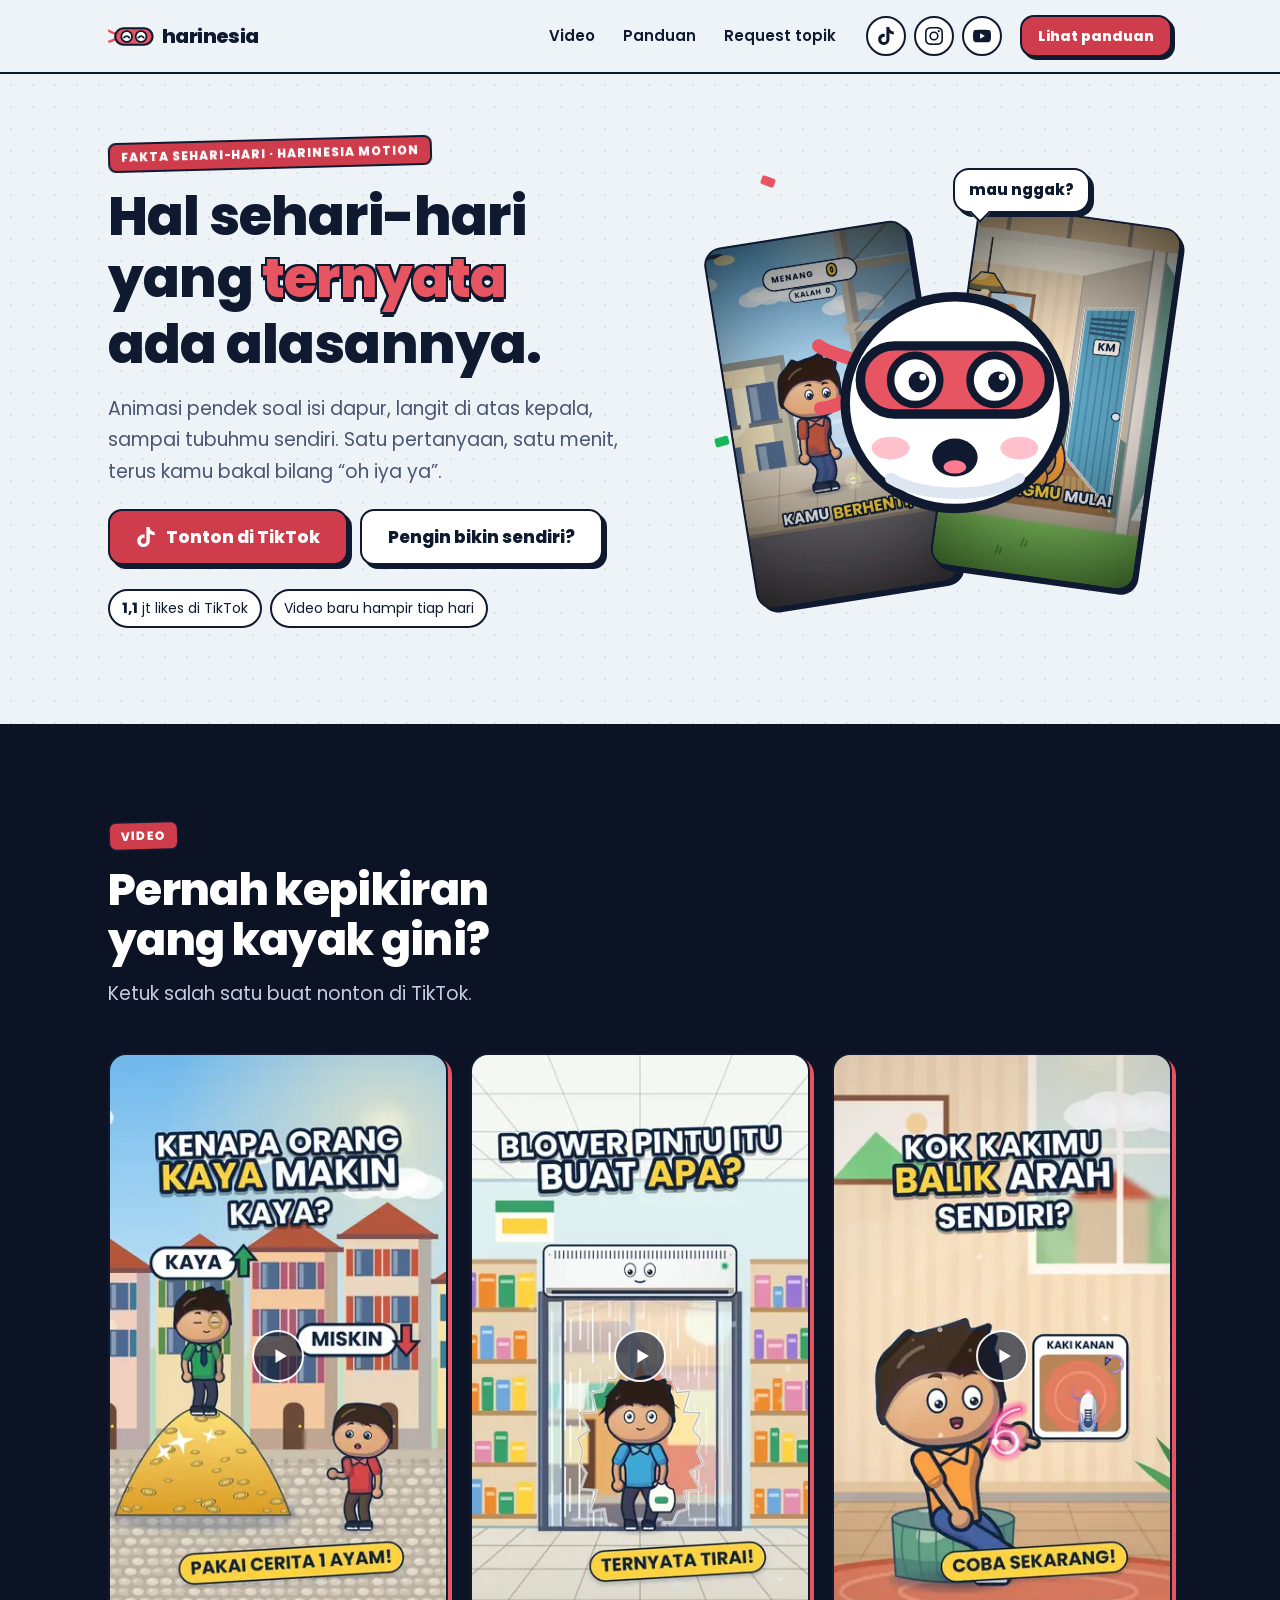
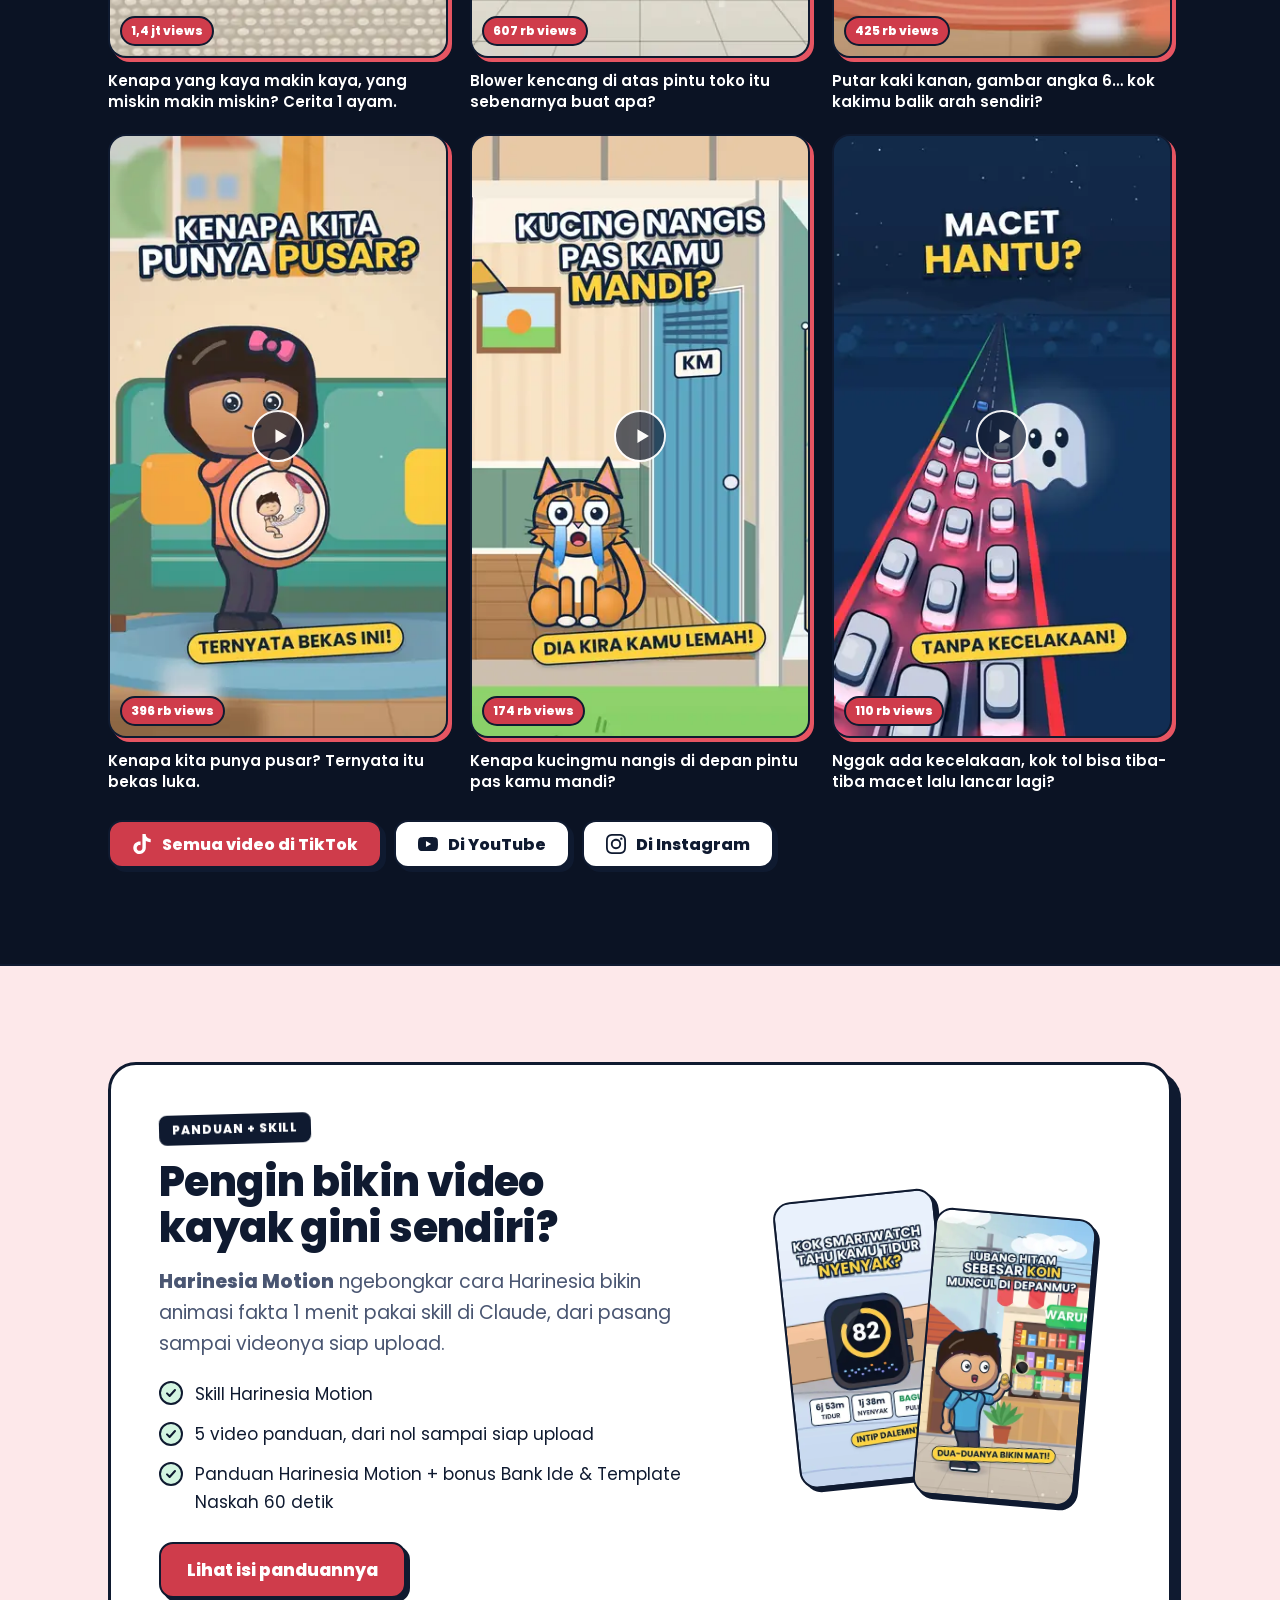
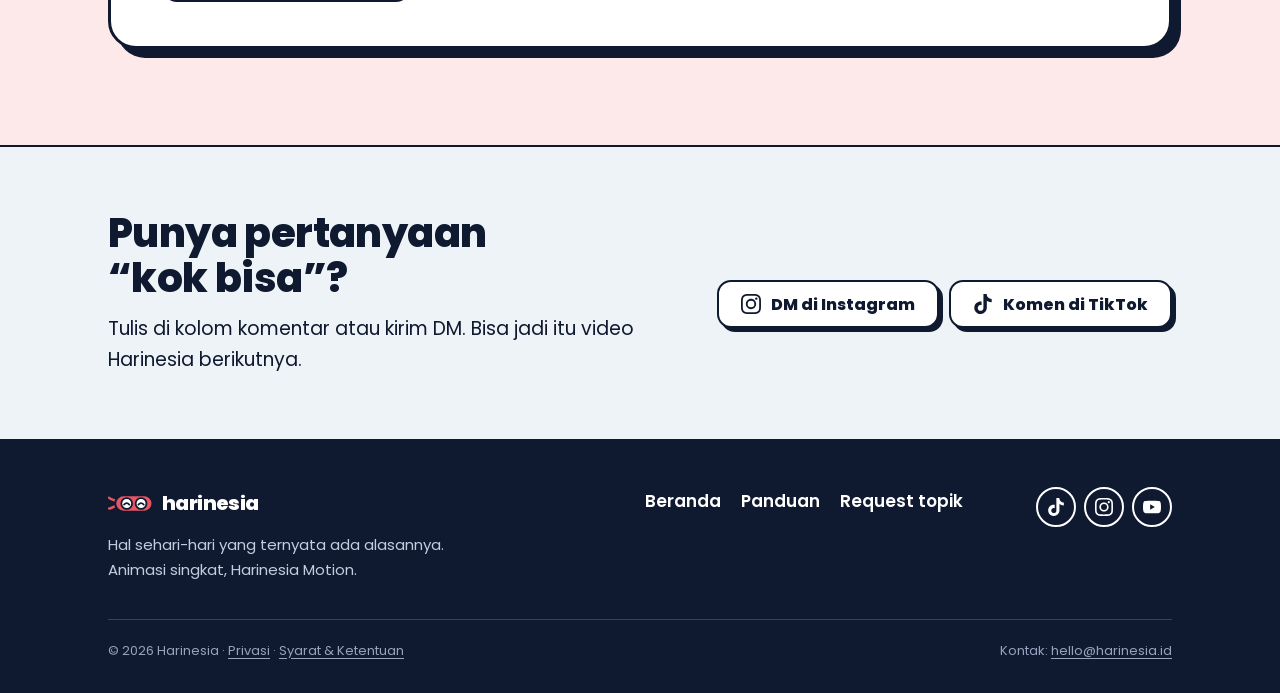
<file: index.html>
<!doctype html>
<!-- File ini dibuat otomatis oleh build.js dari data/*.json. Edit JSON-nya, jangan file ini. -->
<html lang="id">
<head>
<meta charset="utf-8">
<meta name="viewport" content="width=device-width, initial-scale=1, viewport-fit=cover">
<title>Harinesia · Hal sehari-hari yang ternyata ada alasannya</title>
<meta name="description" content="Harinesia bikin animasi 1 menit soal hal sehari-hari yang ternyata ada alasannya. Tonton di TikTok, Instagram, dan YouTube Shorts.">
<meta name="theme-color" content="#e75562">
<meta property="og:type" content="website">
<meta property="og:locale" content="id_ID">
<meta property="og:site_name" content="Harinesia">
<meta property="og:title" content="Harinesia · Fakta sehari-hari, Harinesia Motion">
<meta property="og:description" content="Animasi singkat soal hal sehari-hari yang ternyata ada alasannya.">
<meta property="og:image" content="https://harinesia.id/assets/img/og.jpg">
<meta name="twitter:card" content="summary_large_image">
<link rel="canonical" href="https://harinesia.id/">
<link rel="icon" href="favicon.svg" type="image/svg+xml">
<link rel="apple-touch-icon" href="apple-touch-icon.png">
<link rel="preload" href="assets/fonts/poppins-800.woff2" as="font" type="font/woff2" crossorigin>
<link rel="preload" href="assets/fonts/poppins-400.woff2" as="font" type="font/woff2" crossorigin>
<link rel="stylesheet" href="assets/css/style.css">
<script src="assets/js/main.js" defer></script>
<script async id="umami-script" src="https://cloud.umami.is/script.js" data-website-id="4a4bfcca-e693-4e0f-af31-6db3487b97b8" data-domains="harinesia.id,www.harinesia.id"></script>
<script>window.dataLayer=window.dataLayer||[];(function(){var d=/[?&]gtm_debug=/.test(location.search);try{if(d)sessionStorage.setItem("gtm-debug","1");d=d||sessionStorage.getItem("gtm-debug")}catch(e){}if(["harinesia.id","www.harinesia.id"].indexOf(location.hostname)<0&&!d)return;dataLayer.push({"gtm.start":Date.now(),event:"gtm.js"});var m=function(){var t=document.createElement("script");t.async=true;t.src="https://www.googletagmanager.com/gtm.js?id=GTM-TR2NCHL3";document.head.appendChild(t)};document.readyState==="complete"?m():addEventListener("load",m)})()</script>
</head>
<body>

<svg width="0" height="0" style="position:absolute" aria-hidden="true" focusable="false">
  <symbol id="i-tiktok" viewBox="0 0 24 24"><path d="M12.525.02c1.31-.02 2.61-.01 3.91-.02.08 1.53.63 3.09 1.75 4.17 1.12 1.11 2.7 1.62 4.24 1.79v4.03c-1.44-.05-2.89-.35-4.2-.97-.57-.26-1.1-.59-1.62-.93-.01 2.92.01 5.84-.02 8.75-.08 1.4-.54 2.79-1.35 3.94-1.31 1.92-3.58 3.17-5.91 3.21-1.43.08-2.86-.31-4.08-1.03-2.02-1.19-3.44-3.37-3.65-5.71-.02-.5-.03-1-.01-1.49.18-1.9 1.12-3.72 2.58-4.96 1.66-1.44 3.98-2.13 6.15-1.72.02 1.48-.04 2.96-.04 4.44-.99-.32-2.15-.23-3.02.37-.63.41-1.11 1.04-1.36 1.75-.21.51-.15 1.07-.14 1.61.24 1.64 1.82 3.02 3.5 2.87 1.12-.01 2.19-.66 2.77-1.61.19-.33.4-.67.41-1.06.1-1.79.06-3.57.07-5.36.01-4.03-.01-8.05.02-12.07z"/></symbol>
  <symbol id="i-instagram" viewBox="0 0 24 24"><path d="M7.0301.084c-1.2768.0602-2.1487.264-2.911.5634-.7888.3075-1.4575.72-2.1228 1.3877-.6652.6677-1.075 1.3368-1.3802 2.127-.2954.7638-.4956 1.6365-.552 2.914-.0564 1.2775-.0689 1.6882-.0626 4.947.0062 3.2586.0206 3.6671.0825 4.9473.061 1.2765.264 2.1482.5635 2.9107.308.7889.72 1.4573 1.388 2.1228.6679.6655 1.3365 1.0743 2.1285 1.38.7632.295 1.6361.4961 2.9134.552 1.2773.056 1.6884.069 4.9462.0627 3.2578-.0062 3.668-.0207 4.9478-.0814 1.28-.0607 2.147-.2652 2.9098-.5633.7889-.3086 1.4578-.72 2.1228-1.3881.665-.6682 1.0745-1.3378 1.3795-2.1284.2957-.7632.4966-1.636.552-2.9124.056-1.2809.0692-1.6898.063-4.948-.0063-3.2583-.021-3.6668-.0817-4.9465-.0607-1.2797-.264-2.1487-.5633-2.9117-.3084-.7889-.72-1.4568-1.3876-2.1228C21.2982 1.33 20.628.9208 19.8378.6165 19.074.321 18.2017.1197 16.9244.0645 15.6471.0093 15.236-.005 11.977.0014 8.718.0076 8.31.0215 7.0301.0839m.1402 21.6932c-1.17-.0509-1.8053-.2453-2.2287-.408-.5606-.216-.96-.4771-1.3819-.895-.422-.4178-.6811-.8186-.9-1.378-.1644-.4234-.3624-1.058-.4171-2.228-.0595-1.2645-.072-1.6442-.079-4.848-.007-3.2037.0053-3.583.0607-4.848.05-1.169.2456-1.805.408-2.2282.216-.5613.4762-.96.895-1.3816.4188-.4217.8184-.6814 1.3783-.9003.423-.1651 1.0575-.3614 2.227-.4171 1.2655-.06 1.6447-.072 4.848-.079 3.2033-.007 3.5835.005 4.8495.0608 1.169.0508 1.8053.2445 2.228.408.5608.216.96.4754 1.3816.895.4217.4194.6816.8176.9005 1.3787.1653.4217.3617 1.056.4169 2.2263.0602 1.2655.0739 1.645.0796 4.848.0058 3.203-.0055 3.5834-.061 4.848-.051 1.17-.245 1.8055-.408 2.2294-.216.5604-.4763.96-.8954 1.3814-.419.4215-.8181.6811-1.3783.9-.4224.1649-1.0577.3617-2.2262.4174-1.2656.0595-1.6448.072-4.8493.079-3.2045.007-3.5825-.006-4.848-.0608M16.953 5.5864A1.44 1.44 0 1 0 18.39 4.144a1.44 1.44 0 0 0-1.437 1.4424M5.8385 12.012c.0067 3.4032 2.7706 6.1557 6.173 6.1493 3.4026-.0065 6.157-2.7701 6.1506-6.1733-.0065-3.4032-2.771-6.1565-6.174-6.1498-3.403.0067-6.156 2.771-6.1496 6.1738M8 12.0077a4 4 0 1 1 4.008 3.9921A3.9996 3.9996 0 0 1 8 12.0077"/></symbol>
  <symbol id="i-youtube" viewBox="0 0 24 24"><path d="M23.498 6.186a3.016 3.016 0 0 0-2.122-2.136C19.505 3.545 12 3.545 12 3.545s-7.505 0-9.377.505A3.017 3.017 0 0 0 .502 6.186C0 8.07 0 12 0 12s0 3.93.502 5.814a3.016 3.016 0 0 0 2.122 2.136c1.871.505 9.376.505 9.376.505s7.505 0 9.377-.505a3.015 3.015 0 0 0 2.122-2.136C24 15.93 24 12 24 12s0-3.93-.502-5.814zM9.545 15.568V8.432L15.818 12l-6.273 3.568z"/></symbol>
  <symbol id="i-play" viewBox="0 0 24 24"><path d="M7 4.5v15l12.5-7.5z"/></symbol>
  <symbol id="i-mask" viewBox="0 0 64 32">
    <path d="M12 13C7 10 4 11 1.5 8M12 19c-5 1-7 4-10.5 4" fill="none" stroke="#e75562" stroke-width="3.5" stroke-linecap="round"/>
    <rect x="10" y="4.5" width="52" height="23" rx="11.5" fill="#e75562" stroke="#0f1a30" stroke-width="3"/>
    <circle cx="26" cy="16" r="7.5" fill="#fff" stroke="#0f1a30" stroke-width="2.5"/>
    <circle cx="46" cy="16" r="7.5" fill="#fff" stroke="#0f1a30" stroke-width="2.5"/>
    <path d="M22.3 17.6q3.7-4.4 7.4 0M42.3 17.6q3.7-4.4 7.4 0" fill="none" stroke="#0f1a30" stroke-width="2.4" stroke-linecap="round"/>
  </symbol>
</svg>

<a class="skip" href="#isi-halaman">Langsung ke isi</a>

<header class="site-header">
  <div class="wrap header-inner">
    <a class="brand" href="./" aria-label="Harinesia, ke beranda" aria-current="page">
      <svg class="brand-mark" aria-hidden="true"><use href="#i-mask"/></svg>
      <span class="brand-name">harinesia</span>
    </a>
    <nav class="nav" aria-label="Menu utama">
      <a href="#video">Video</a>
      <a href="panduan/">Panduan</a>
      <a href="#request">Request topik</a>
    </nav>
    <ul class="socials" aria-label="Harinesia di media sosial">
      <li><a href="https://www.tiktok.com/@harinesia" target="_blank" rel="noopener" aria-label="TikTok @harinesia"><svg aria-hidden="true"><use href="#i-tiktok"/></svg></a></li>
      <li><a href="https://www.instagram.com/harinesia.id/" target="_blank" rel="noopener" aria-label="Instagram @harinesia.id"><svg aria-hidden="true"><use href="#i-instagram"/></svg></a></li>
      <li><a href="https://www.youtube.com/@harinesia_id" target="_blank" rel="noopener" aria-label="YouTube @harinesia_id"><svg aria-hidden="true"><use href="#i-youtube"/></svg></a></li>
    </ul>
    <a class="btn btn--buy btn--sm header-buy" href="panduan/">Lihat panduan</a>
  </div>
</header>

<main id="isi-halaman">

  <section class="hero hero--home" data-anim>
    <div class="wrap hero-grid">
      <div class="hero-copy">
        <p class="tag">Fakta sehari-hari · Harinesia Motion</p>
        <h1>Hal sehari-hari yang <span class="cap">ternyata</span> ada alasannya.</h1>
        <p class="lead">Animasi pendek soal isi dapur, langit di atas kepala, sampai tubuhmu sendiri. Satu pertanyaan, satu menit, terus kamu bakal bilang “oh iya ya”.</p>
        <div class="cta-row">
          <a class="btn btn--buy btn--lg" href="https://www.tiktok.com/@harinesia" target="_blank" rel="noopener"><svg aria-hidden="true"><use href="#i-tiktok"/></svg>Tonton di TikTok</a>
          <a class="btn btn--ghost btn--lg" href="panduan/">Pengin bikin sendiri?</a>
        </div>
        <ul class="hero-stats" aria-label="Akun Harinesia">
          <li><b data-count="1.1">1,1</b> jt likes di TikTok</li>
          <li>Video baru hampir tiap hari</li>
        </ul>
      </div>

      <div class="hero-art home-art" aria-hidden="true">
        <span class="vid-thumb ht-1" data-feed>
          <img class="klip-poster" src="assets/video/klip-beruntung-360.webp" srcset="assets/video/klip-beruntung-360.webp 360w, assets/video/klip-beruntung-540.webp 540w" sizes="(min-width: 960px) 210px, 160px" width="360" height="640" alt="">
          <video class="klip is-on" muted playsinline preload="none" data-src="assets/video/klip-beruntung.mp4" data-poster="assets/video/klip-beruntung-540.webp" data-gelembung="mau nggak?" aria-hidden="true"></video>
          <video class="klip" muted playsinline preload="none" data-src="assets/video/klip-ayam.mp4" data-poster="assets/video/klip-ayam-540.webp" data-gelembung="kok bisa?" aria-hidden="true"></video>
          <video class="klip" muted playsinline preload="none" data-src="assets/video/klip-blower.mp4" data-poster="assets/video/klip-blower-540.webp" data-gelembung="buat apa?" aria-hidden="true"></video>
        </span>
        <span class="vid-thumb ht-2" data-feed>
          <img class="klip-poster" src="assets/video/klip-kucing-mandi-360.webp" srcset="assets/video/klip-kucing-mandi-360.webp 360w, assets/video/klip-kucing-mandi-540.webp 540w" sizes="(min-width: 960px) 210px, 160px" width="360" height="640" alt="">
          <video class="klip is-on" muted playsinline preload="none" data-src="assets/video/klip-kucing-mandi.mp4" data-poster="assets/video/klip-kucing-mandi-540.webp" data-gelembung="kok nangis?" aria-hidden="true"></video>
          <video class="klip" muted playsinline preload="none" data-src="assets/video/klip-pusar.mp4" data-poster="assets/video/klip-pusar-540.webp" data-gelembung="bekas apa?" aria-hidden="true"></video>
          <video class="klip" muted playsinline preload="none" data-src="assets/video/klip-lubang-hitam.mp4" data-poster="assets/video/klip-lubang-hitam-540.webp" data-gelembung="selamat nggak?" aria-hidden="true"></video>
        </span>
        <span class="bubble" data-feed-bubble>mau nggak?</span>
        <svg class="mascot is-live" viewBox="0 0 140 130" aria-hidden="true" focusable="false">
  <path d="M30 50C20 42 12 44 4 38M30 62c-10 2-16 9-25 9" fill="none" stroke="#e75562" stroke-width="7" stroke-linecap="round"/>
  <ellipse cx="76" cy="68" rx="58" ry="56" fill="#fff" stroke="#0f1a30" stroke-width="5"/>
  <path d="M42 108c16 10 52 11 68 0" fill="none" stroke="#dde6f1" stroke-width="6" stroke-linecap="round"/>
  <rect x="26" y="38" width="100" height="36" rx="18" fill="#e75562" stroke="#0f1a30" stroke-width="5"/>
  <g class="m-eyes">
    <circle cx="55" cy="56" r="13" fill="#fff" stroke="#0f1a30" stroke-width="4"/>
    <circle cx="97" cy="56" r="13" fill="#fff" stroke="#0f1a30" stroke-width="4"/>
    <circle cx="57" cy="57" r="5.5" fill="#0f1a30"/><circle cx="99" cy="57" r="5.5" fill="#0f1a30"/><circle cx="59" cy="54.5" r="1.8" fill="#fff"/><circle cx="101" cy="54.5" r="1.8" fill="#fff"/>
  </g>
  <ellipse cx="42" cy="92" rx="10" ry="6" fill="#ffc2cd"/>
  <ellipse cx="110" cy="92" rx="10" ry="6" fill="#ffc2cd"/>
  <ellipse cx="76" cy="97" rx="12" ry="10" fill="#0f1a30"/><ellipse cx="76" cy="102" rx="6" ry="3.5" fill="#ff7a90"/>
</svg>
        <span class="confetti c1" aria-hidden="true"></span><span class="confetti c2" aria-hidden="true"></span><span class="confetti c3" aria-hidden="true"></span><span class="confetti c4" aria-hidden="true"></span><span class="confetti c5" aria-hidden="true"></span><span class="confetti c6" aria-hidden="true"></span>
      </div>
    </div>
  </section>

  <section class="section section--night" id="video" aria-labelledby="video-judul">
    <div class="wrap">
      <div class="section-head">
        <p class="tag">Video</p>
        <h2 id="video-judul">Pernah kepikiran yang kayak gini?</h2>
        <p class="lead">Ketuk salah satu buat nonton di TikTok.</p>
      </div>
      <ul class="video-grid">
        <li><a class="vid" href="https://www.tiktok.com/@harinesia/video/7707495402085387527" target="_blank" rel="noopener">
          <span class="vid-thumb"><img src="assets/img/v-ayam-360.webp" srcset="assets/img/v-ayam-360.webp 360w, assets/img/v-ayam-540.webp 540w" sizes="(min-width: 1024px) 340px, (min-width: 720px) 30vw, 46vw" width="360" height="640" alt="" loading="lazy" decoding="async"><span class="vid-views">1,4 jt views</span><span class="vid-play" aria-hidden="true"><svg><use href="#i-play"/></svg></span></span>
          <span class="vid-title">Kenapa yang kaya makin kaya, yang miskin makin miskin? Cerita 1 ayam.</span>
        </a></li>
        <li><a class="vid" href="https://www.tiktok.com/@harinesia/video/7705628510320184584" target="_blank" rel="noopener">
          <span class="vid-thumb"><img src="assets/img/v-blower-360.webp" srcset="assets/img/v-blower-360.webp 360w, assets/img/v-blower-540.webp 540w" sizes="(min-width: 1024px) 340px, (min-width: 720px) 30vw, 46vw" width="360" height="640" alt="" loading="lazy" decoding="async"><span class="vid-views">607 rb views</span><span class="vid-play" aria-hidden="true"><svg><use href="#i-play"/></svg></span></span>
          <span class="vid-title">Blower kencang di atas pintu toko itu sebenarnya buat apa?</span>
        </a></li>
        <li><a class="vid" href="https://www.tiktok.com/@harinesia/video/7706406089998355720" target="_blank" rel="noopener">
          <span class="vid-thumb"><img src="assets/img/v-kaki-6-360.webp" srcset="assets/img/v-kaki-6-360.webp 360w, assets/img/v-kaki-6-540.webp 540w" sizes="(min-width: 1024px) 340px, (min-width: 720px) 30vw, 46vw" width="360" height="640" alt="" loading="lazy" decoding="async"><span class="vid-views">425 rb views</span><span class="vid-play" aria-hidden="true"><svg><use href="#i-play"/></svg></span></span>
          <span class="vid-title">Putar kaki kanan, gambar angka 6… kok kakimu balik arah sendiri?</span>
        </a></li>
        <li><a class="vid" href="https://www.tiktok.com/@harinesia/video/7706183905753402632" target="_blank" rel="noopener">
          <span class="vid-thumb"><img src="assets/img/v-pusar-360.webp" srcset="assets/img/v-pusar-360.webp 360w, assets/img/v-pusar-540.webp 540w" sizes="(min-width: 1024px) 340px, (min-width: 720px) 30vw, 46vw" width="360" height="640" alt="" loading="lazy" decoding="async"><span class="vid-views">396 rb views</span><span class="vid-play" aria-hidden="true"><svg><use href="#i-play"/></svg></span></span>
          <span class="vid-title">Kenapa kita punya pusar? Ternyata itu bekas luka.</span>
        </a></li>
        <li><a class="vid" href="https://www.tiktok.com/@harinesia/video/7705104170034023681" target="_blank" rel="noopener">
          <span class="vid-thumb"><img src="assets/img/v-kucing-mandi-360.webp" srcset="assets/img/v-kucing-mandi-360.webp 360w, assets/img/v-kucing-mandi-540.webp 540w" sizes="(min-width: 1024px) 340px, (min-width: 720px) 30vw, 46vw" width="360" height="640" alt="" loading="lazy" decoding="async"><span class="vid-views">174 rb views</span><span class="vid-play" aria-hidden="true"><svg><use href="#i-play"/></svg></span></span>
          <span class="vid-title">Kenapa kucingmu nangis di depan pintu pas kamu mandi?</span>
        </a></li>
        <li><a class="vid" href="https://www.tiktok.com/@harinesia/video/7704574537098120466" target="_blank" rel="noopener">
          <span class="vid-thumb"><img src="assets/img/v-macet-hantu-360.webp" srcset="assets/img/v-macet-hantu-360.webp 360w, assets/img/v-macet-hantu-540.webp 540w" sizes="(min-width: 1024px) 340px, (min-width: 720px) 30vw, 46vw" width="360" height="640" alt="" loading="lazy" decoding="async"><span class="vid-views">110 rb views</span><span class="vid-play" aria-hidden="true"><svg><use href="#i-play"/></svg></span></span>
          <span class="vid-title">Nggak ada kecelakaan, kok tol bisa tiba-tiba macet lalu lancar lagi?</span>
        </a></li>
      </ul>
      <div class="reel-more">
        <a class="btn btn--buy" href="https://www.tiktok.com/@harinesia" target="_blank" rel="noopener"><svg aria-hidden="true"><use href="#i-tiktok"/></svg>Semua video di TikTok</a>
        <a class="btn" href="https://www.youtube.com/@harinesia_id" target="_blank" rel="noopener"><svg aria-hidden="true"><use href="#i-youtube"/></svg>Di YouTube</a>
        <a class="btn" href="https://www.instagram.com/harinesia.id/" target="_blank" rel="noopener"><svg aria-hidden="true"><use href="#i-instagram"/></svg>Di Instagram</a>
      </div>
    </div>
  </section>

  <section class="section section--accent" aria-labelledby="promo-judul">
    <div class="wrap">
      <div class="promo">
        <div>
          <p class="tag tag--ink">Panduan + skill</p>
          <h2 id="promo-judul">Pengin bikin video kayak gini sendiri?</h2>
          <p class="lead"><b>Harinesia Motion</b> ngebongkar cara Harinesia bikin animasi fakta 1 menit pakai skill di Claude, dari pasang sampai videonya siap upload.</p>
          <ul class="ticks">
            <li>Skill Harinesia Motion</li>
            <li>5 video panduan, dari nol sampai siap upload</li>
            <li>Panduan Harinesia Motion + bonus Bank Ide &amp; Template Naskah 60 detik</li>
          </ul>
          <div class="cta-row">
            <a class="btn btn--buy btn--lg" href="panduan/">Lihat isi panduannya</a>
          </div>
        </div>
        <div class="promo-art" aria-hidden="true">
          <span class="vid-thumb"><img src="assets/img/v-smartwatch-180.webp" srcset="assets/img/v-smartwatch-180.webp 180w, assets/img/v-smartwatch-360.webp 360w" sizes="(min-width: 900px) 190px, 40vw" width="180" height="320" alt="" loading="lazy" decoding="async"></span>
          <span class="vid-thumb"><img src="assets/img/v-lubang-hitam-180.webp" srcset="assets/img/v-lubang-hitam-180.webp 180w, assets/img/v-lubang-hitam-360.webp 360w" sizes="(min-width: 900px) 190px, 40vw" width="180" height="320" alt="" loading="lazy" decoding="async"></span>
        </div>
      </div>
    </div>
  </section>

  <section class="section section--tight" id="request" aria-labelledby="request-judul">
    <div class="wrap ask">
      <div>
        <h2 id="request-judul">Punya pertanyaan “kok bisa”?</h2>
        <p class="lead">Tulis di kolom komentar atau kirim DM. Bisa jadi itu video Harinesia berikutnya.</p>
      </div>
      <div class="social-btns">
        <a class="btn" href="https://www.instagram.com/harinesia.id/" target="_blank" rel="noopener"><svg aria-hidden="true"><use href="#i-instagram"/></svg>DM di Instagram</a>
        <a class="btn" href="https://www.tiktok.com/@harinesia" target="_blank" rel="noopener"><svg aria-hidden="true"><use href="#i-tiktok"/></svg>Komen di TikTok</a>
      </div>
    </div>
  </section>

</main>

<footer class="site-footer">
  <div class="wrap">
    <div class="footer-grid">
      <div>
        <a class="brand" href="./" aria-label="Harinesia, ke beranda">
          <svg class="brand-mark" aria-hidden="true"><use href="#i-mask"/></svg>
          <span class="brand-name">harinesia</span>
        </a>
        <p class="footer-tagline">Hal sehari-hari yang ternyata ada alasannya.<br>Animasi singkat, Harinesia Motion.</p>
      </div>
      <nav class="footer-links" aria-label="Halaman">
        <a href="./" aria-current="page">Beranda</a>
        <a href="panduan/">Panduan</a>
        <a href="#request">Request topik</a>
      </nav>
      <ul class="socials" aria-label="Harinesia di media sosial">
        <li><a href="https://www.tiktok.com/@harinesia" target="_blank" rel="noopener" aria-label="TikTok @harinesia"><svg aria-hidden="true"><use href="#i-tiktok"/></svg></a></li>
        <li><a href="https://www.instagram.com/harinesia.id/" target="_blank" rel="noopener" aria-label="Instagram @harinesia.id"><svg aria-hidden="true"><use href="#i-instagram"/></svg></a></li>
        <li><a href="https://www.youtube.com/@harinesia_id" target="_blank" rel="noopener" aria-label="YouTube @harinesia_id"><svg aria-hidden="true"><use href="#i-youtube"/></svg></a></li>
      </ul>
    </div>
    <div class="footer-bottom">
      <span>© 2026 Harinesia · <a href="./privasi/">Privasi</a> · <a href="./syarat/">Syarat &amp; Ketentuan</a></span>
      <span>Kontak: <a href="mailto:hello@harinesia.id">hello@harinesia.id</a></span>
    </div>
  </div>
</footer>

</body>
</html>
</file>
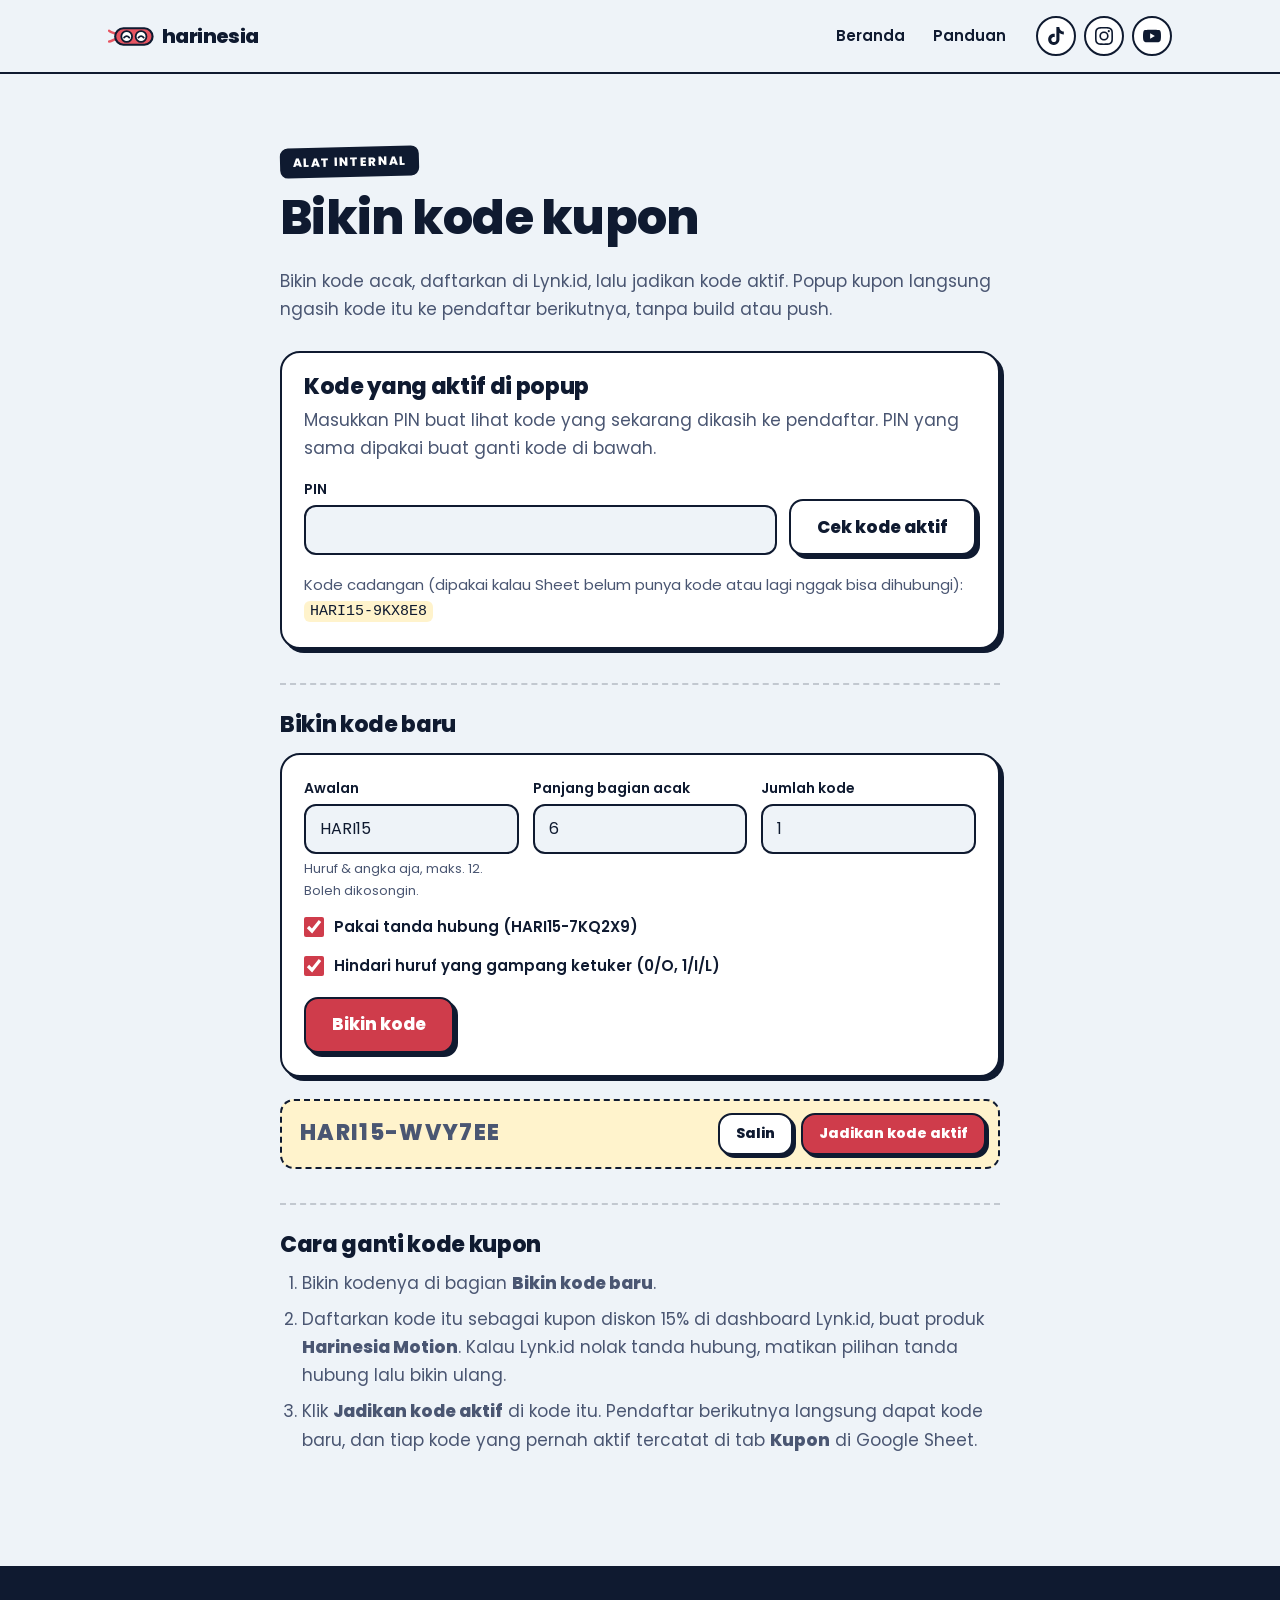
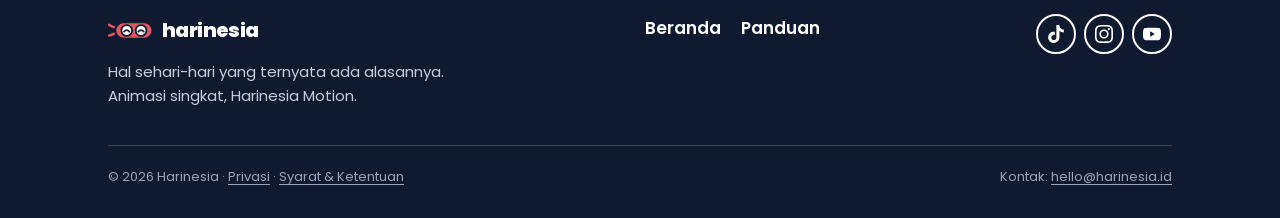
<file: buat-kupon/index.html>
<!doctype html>
<!-- File ini dibuat otomatis oleh build.js dari data/*.json. Edit JSON-nya, jangan file ini. -->
<html lang="id">
<head>
<meta charset="utf-8">
<meta name="viewport" content="width=device-width, initial-scale=1, viewport-fit=cover">
<title>Bikin kode kupon · Harinesia</title>
<meta name="description" content="Alat internal buat bikin kode kupon dan ganti kode yang aktif di popup.">
<meta name="robots" content="noindex, nofollow">
<meta name="theme-color" content="#e75562">
<meta property="og:type" content="website">
<meta property="og:locale" content="id_ID">
<meta property="og:site_name" content="Harinesia">
<meta property="og:title" content="Bikin kode kupon · Harinesia">
<meta property="og:description" content="Alat internal buat bikin kode kupon dan ganti kode yang aktif di popup.">
<meta property="og:image" content="https://harinesia.id/assets/img/og.jpg">
<meta name="twitter:card" content="summary_large_image">
<link rel="canonical" href="https://harinesia.id/buat-kupon/">
<link rel="icon" href="../favicon.svg" type="image/svg+xml">
<link rel="apple-touch-icon" href="../apple-touch-icon.png">
<link rel="preload" href="../assets/fonts/poppins-800.woff2" as="font" type="font/woff2" crossorigin>
<link rel="preload" href="../assets/fonts/poppins-400.woff2" as="font" type="font/woff2" crossorigin>
<link rel="stylesheet" href="../assets/css/style.css">
<script src="../assets/js/main.js" defer></script>
</head>
<body>

<svg width="0" height="0" style="position:absolute" aria-hidden="true" focusable="false">
  <symbol id="i-tiktok" viewBox="0 0 24 24"><path d="M12.525.02c1.31-.02 2.61-.01 3.91-.02.08 1.53.63 3.09 1.75 4.17 1.12 1.11 2.7 1.62 4.24 1.79v4.03c-1.44-.05-2.89-.35-4.2-.97-.57-.26-1.1-.59-1.62-.93-.01 2.92.01 5.84-.02 8.75-.08 1.4-.54 2.79-1.35 3.94-1.31 1.92-3.58 3.17-5.91 3.21-1.43.08-2.86-.31-4.08-1.03-2.02-1.19-3.44-3.37-3.65-5.71-.02-.5-.03-1-.01-1.49.18-1.9 1.12-3.72 2.58-4.96 1.66-1.44 3.98-2.13 6.15-1.72.02 1.48-.04 2.96-.04 4.44-.99-.32-2.15-.23-3.02.37-.63.41-1.11 1.04-1.36 1.75-.21.51-.15 1.07-.14 1.61.24 1.64 1.82 3.02 3.5 2.87 1.12-.01 2.19-.66 2.77-1.61.19-.33.4-.67.41-1.06.1-1.79.06-3.57.07-5.36.01-4.03-.01-8.05.02-12.07z"/></symbol>
  <symbol id="i-instagram" viewBox="0 0 24 24"><path d="M7.0301.084c-1.2768.0602-2.1487.264-2.911.5634-.7888.3075-1.4575.72-2.1228 1.3877-.6652.6677-1.075 1.3368-1.3802 2.127-.2954.7638-.4956 1.6365-.552 2.914-.0564 1.2775-.0689 1.6882-.0626 4.947.0062 3.2586.0206 3.6671.0825 4.9473.061 1.2765.264 2.1482.5635 2.9107.308.7889.72 1.4573 1.388 2.1228.6679.6655 1.3365 1.0743 2.1285 1.38.7632.295 1.6361.4961 2.9134.552 1.2773.056 1.6884.069 4.9462.0627 3.2578-.0062 3.668-.0207 4.9478-.0814 1.28-.0607 2.147-.2652 2.9098-.5633.7889-.3086 1.4578-.72 2.1228-1.3881.665-.6682 1.0745-1.3378 1.3795-2.1284.2957-.7632.4966-1.636.552-2.9124.056-1.2809.0692-1.6898.063-4.948-.0063-3.2583-.021-3.6668-.0817-4.9465-.0607-1.2797-.264-2.1487-.5633-2.9117-.3084-.7889-.72-1.4568-1.3876-2.1228C21.2982 1.33 20.628.9208 19.8378.6165 19.074.321 18.2017.1197 16.9244.0645 15.6471.0093 15.236-.005 11.977.0014 8.718.0076 8.31.0215 7.0301.0839m.1402 21.6932c-1.17-.0509-1.8053-.2453-2.2287-.408-.5606-.216-.96-.4771-1.3819-.895-.422-.4178-.6811-.8186-.9-1.378-.1644-.4234-.3624-1.058-.4171-2.228-.0595-1.2645-.072-1.6442-.079-4.848-.007-3.2037.0053-3.583.0607-4.848.05-1.169.2456-1.805.408-2.2282.216-.5613.4762-.96.895-1.3816.4188-.4217.8184-.6814 1.3783-.9003.423-.1651 1.0575-.3614 2.227-.4171 1.2655-.06 1.6447-.072 4.848-.079 3.2033-.007 3.5835.005 4.8495.0608 1.169.0508 1.8053.2445 2.228.408.5608.216.96.4754 1.3816.895.4217.4194.6816.8176.9005 1.3787.1653.4217.3617 1.056.4169 2.2263.0602 1.2655.0739 1.645.0796 4.848.0058 3.203-.0055 3.5834-.061 4.848-.051 1.17-.245 1.8055-.408 2.2294-.216.5604-.4763.96-.8954 1.3814-.419.4215-.8181.6811-1.3783.9-.4224.1649-1.0577.3617-2.2262.4174-1.2656.0595-1.6448.072-4.8493.079-3.2045.007-3.5825-.006-4.848-.0608M16.953 5.5864A1.44 1.44 0 1 0 18.39 4.144a1.44 1.44 0 0 0-1.437 1.4424M5.8385 12.012c.0067 3.4032 2.7706 6.1557 6.173 6.1493 3.4026-.0065 6.157-2.7701 6.1506-6.1733-.0065-3.4032-2.771-6.1565-6.174-6.1498-3.403.0067-6.156 2.771-6.1496 6.1738M8 12.0077a4 4 0 1 1 4.008 3.9921A3.9996 3.9996 0 0 1 8 12.0077"/></symbol>
  <symbol id="i-youtube" viewBox="0 0 24 24"><path d="M23.498 6.186a3.016 3.016 0 0 0-2.122-2.136C19.505 3.545 12 3.545 12 3.545s-7.505 0-9.377.505A3.017 3.017 0 0 0 .502 6.186C0 8.07 0 12 0 12s0 3.93.502 5.814a3.016 3.016 0 0 0 2.122 2.136c1.871.505 9.376.505 9.376.505s7.505 0 9.377-.505a3.015 3.015 0 0 0 2.122-2.136C24 15.93 24 12 24 12s0-3.93-.502-5.814zM9.545 15.568V8.432L15.818 12l-6.273 3.568z"/></symbol>
  <symbol id="i-play" viewBox="0 0 24 24"><path d="M7 4.5v15l12.5-7.5z"/></symbol>
  <symbol id="i-mask" viewBox="0 0 64 32">
    <path d="M12 13C7 10 4 11 1.5 8M12 19c-5 1-7 4-10.5 4" fill="none" stroke="#e75562" stroke-width="3.5" stroke-linecap="round"/>
    <rect x="10" y="4.5" width="52" height="23" rx="11.5" fill="#e75562" stroke="#0f1a30" stroke-width="3"/>
    <circle cx="26" cy="16" r="7.5" fill="#fff" stroke="#0f1a30" stroke-width="2.5"/>
    <circle cx="46" cy="16" r="7.5" fill="#fff" stroke="#0f1a30" stroke-width="2.5"/>
    <path d="M22.3 17.6q3.7-4.4 7.4 0M42.3 17.6q3.7-4.4 7.4 0" fill="none" stroke="#0f1a30" stroke-width="2.4" stroke-linecap="round"/>
  </symbol>
</svg>

<a class="skip" href="#isi-halaman">Langsung ke isi</a>

<header class="site-header">
  <div class="wrap header-inner">
    <a class="brand" href="../" aria-label="Harinesia, ke beranda">
      <svg class="brand-mark" aria-hidden="true"><use href="#i-mask"/></svg>
      <span class="brand-name">harinesia</span>
    </a>
    <nav class="nav" aria-label="Menu utama">
      <a href="../">Beranda</a>
      <a href="../panduan/">Panduan</a>
    </nav>
    <ul class="socials" aria-label="Harinesia di media sosial">
      <li><a href="https://www.tiktok.com/@harinesia" target="_blank" rel="noopener" aria-label="TikTok @harinesia"><svg aria-hidden="true"><use href="#i-tiktok"/></svg></a></li>
      <li><a href="https://www.instagram.com/harinesia.id/" target="_blank" rel="noopener" aria-label="Instagram @harinesia.id"><svg aria-hidden="true"><use href="#i-instagram"/></svg></a></li>
      <li><a href="https://www.youtube.com/@harinesia_id" target="_blank" rel="noopener" aria-label="YouTube @harinesia_id"><svg aria-hidden="true"><use href="#i-youtube"/></svg></a></li>
    </ul>
    
  </div>
</header>

<main id="isi-halaman" class="legal-page">
  <div class="wrap">
    <div class="legal alat-kupon" data-pembuat-kupon data-endpoint="https://script.google.com/macros/s/AKfycbx5lX2tldwbk72XpZH-A1gj-C7y82tQUD7_p6n5j5vvzyVKielRUFq6mnA5H8k0kUFAfA/exec" data-tersalin="Tersalin!" data-label-salin="Salin" data-label-aktifkan="Jadikan kode aktif" data-label-aktif="Aktif" data-label-sejak="Aktif sejak" data-konfirmasi="Kode %KODE% sudah didaftarkan di Lynk.id sebagai kupon diskon 15%?

Kalau belum, pendaftar bakal dapat kode yang ditolak pas checkout." data-sukses="Beres! Mulai sekarang popup ngasih kode %KODE% ke pendaftar baru." data-belum-ada="Sheet belum punya kode aktif, jadi popup masih pakai kode cadangan di bawah." data-loading="Bentar…" data-error-pin-kosong="Isi PIN dulu di bagian &quot;Kode yang aktif di popup&quot;." data-error-pin="PIN-nya salah." data-error-sibuk="Kebanyakan salah PIN. Tunggu 10 menit, terus coba lagi." data-error-belum-setel="PIN belum disetel di Apps Script. Ganti KUPON_PIN (minimal 8 karakter), lalu deploy versi baru." data-error-kode="Kodenya nggak valid. Pakai huruf, angka, dan tanda hubung aja." data-error-kirim="Gagal nyambung ke Google Sheet. Cek koneksi, atau pastikan Apps Script-nya sudah di-deploy versi terbaru.">
      <p class="tag tag--ink">Alat internal</p>
      <h1>Bikin kode kupon</h1>
      <p class="legal-intro">Bikin kode acak, daftarkan di Lynk.id, lalu jadikan kode aktif. Popup kupon langsung ngasih kode itu ke pendaftar berikutnya, tanpa build atau push.</p>

      <section class="alat-panel" aria-labelledby="judul-aktif">
        <h2 id="judul-aktif">Kode yang aktif di popup</h2>
        <p>Masukkan PIN buat lihat kode yang sekarang dikasih ke pendaftar. PIN yang sama dipakai buat ganti kode di bawah.</p>
        <form class="alat-pin" data-aktif-form>
          <label class="kupon-field">
            <span>PIN</span>
            <input name="pin" type="password" autocomplete="current-password" required>
          </label>
          <button class="btn btn--lg" type="submit">Cek kode aktif</button>
        </form>
        <p class="alat-status" role="status" data-aktif-status></p>
        <div class="kupon-tiket alat-aktif" data-aktif-tiket hidden>
          <code></code>
          <small></small>
        </div>
        <p class="alat-sekarang">Kode cadangan (dipakai kalau Sheet belum punya kode atau lagi nggak bisa dihubungi): <code>HARI15-9KX8E8</code></p>
      </section>

      <section class="legal-section" aria-labelledby="judul-bikin">
        <h2 id="judul-bikin">Bikin kode baru</h2>
        <form class="alat-form" data-pembuat-form>
          <label class="kupon-field">
            <span>Awalan</span>
            <input name="awalan" type="text" value="HARI15" maxlength="12" autocomplete="off" autocapitalize="characters" spellcheck="false" aria-describedby="bantu-awalan">
            <small id="bantu-awalan">Huruf &amp; angka aja, maks. 12. Boleh dikosongin.</small>
          </label>
          <label class="kupon-field">
            <span>Panjang bagian acak</span>
            <input name="panjang" type="number" value="6" min="4" max="12" inputmode="numeric">
          </label>
          <label class="kupon-field">
            <span>Jumlah kode</span>
            <input name="jumlah" type="number" value="1" min="1" max="20" inputmode="numeric">
          </label>
          <label class="alat-cek"><input name="pemisah" type="checkbox" checked> Pakai tanda hubung (HARI15-7KQ2X9)</label>
          <label class="alat-cek"><input name="mirip" type="checkbox" checked> Hindari huruf yang gampang ketuker (0/O, 1/I/L)</label>
          <button class="btn btn--buy btn--lg" type="submit">Bikin kode</button>
        </form>

        <ul class="alat-hasil" data-pembuat-hasil aria-live="polite"></ul>
        <p class="alat-status" role="status" data-hasil-status></p>
        <button class="btn btn--sm alat-salin-semua" type="button" data-pembuat-salin-semua hidden>Salin semua</button>
      </section>

      <section class="legal-section" aria-labelledby="judul-langkah">
        <h2 id="judul-langkah">Cara ganti kode kupon</h2>
        <ol class="alat-langkah">
          <li>Bikin kodenya di bagian <b>Bikin kode baru</b>.</li>
          <li>Daftarkan kode itu sebagai kupon diskon 15% di dashboard Lynk.id, buat produk <b>Harinesia Motion</b>. Kalau Lynk.id nolak tanda hubung, matikan pilihan tanda hubung lalu bikin ulang.</li>
          <li>Klik <b>Jadikan kode aktif</b> di kode itu. Pendaftar berikutnya langsung dapat kode baru, dan tiap kode yang pernah aktif tercatat di tab <b>Kupon</b> di Google Sheet.</li>
        </ol>
      </section>
    </div>
  </div>
</main>

<footer class="site-footer">
  <div class="wrap">
    <div class="footer-grid">
      <div>
        <a class="brand" href="../" aria-label="Harinesia, ke beranda">
          <svg class="brand-mark" aria-hidden="true"><use href="#i-mask"/></svg>
          <span class="brand-name">harinesia</span>
        </a>
        <p class="footer-tagline">Hal sehari-hari yang ternyata ada alasannya.<br>Animasi singkat, Harinesia Motion.</p>
      </div>
      <nav class="footer-links" aria-label="Halaman">
        <a href="../">Beranda</a>
        <a href="../panduan/">Panduan</a>
      </nav>
      <ul class="socials" aria-label="Harinesia di media sosial">
        <li><a href="https://www.tiktok.com/@harinesia" target="_blank" rel="noopener" aria-label="TikTok @harinesia"><svg aria-hidden="true"><use href="#i-tiktok"/></svg></a></li>
        <li><a href="https://www.instagram.com/harinesia.id/" target="_blank" rel="noopener" aria-label="Instagram @harinesia.id"><svg aria-hidden="true"><use href="#i-instagram"/></svg></a></li>
        <li><a href="https://www.youtube.com/@harinesia_id" target="_blank" rel="noopener" aria-label="YouTube @harinesia_id"><svg aria-hidden="true"><use href="#i-youtube"/></svg></a></li>
      </ul>
    </div>
    <div class="footer-bottom">
      <span>© 2026 Harinesia · <a href="../privasi/">Privasi</a> · <a href="../syarat/">Syarat &amp; Ketentuan</a></span>
      <span>Kontak: <a href="mailto:hello@harinesia.id">hello@harinesia.id</a></span>
    </div>
  </div>
</footer>

</body>
</html>
</file>
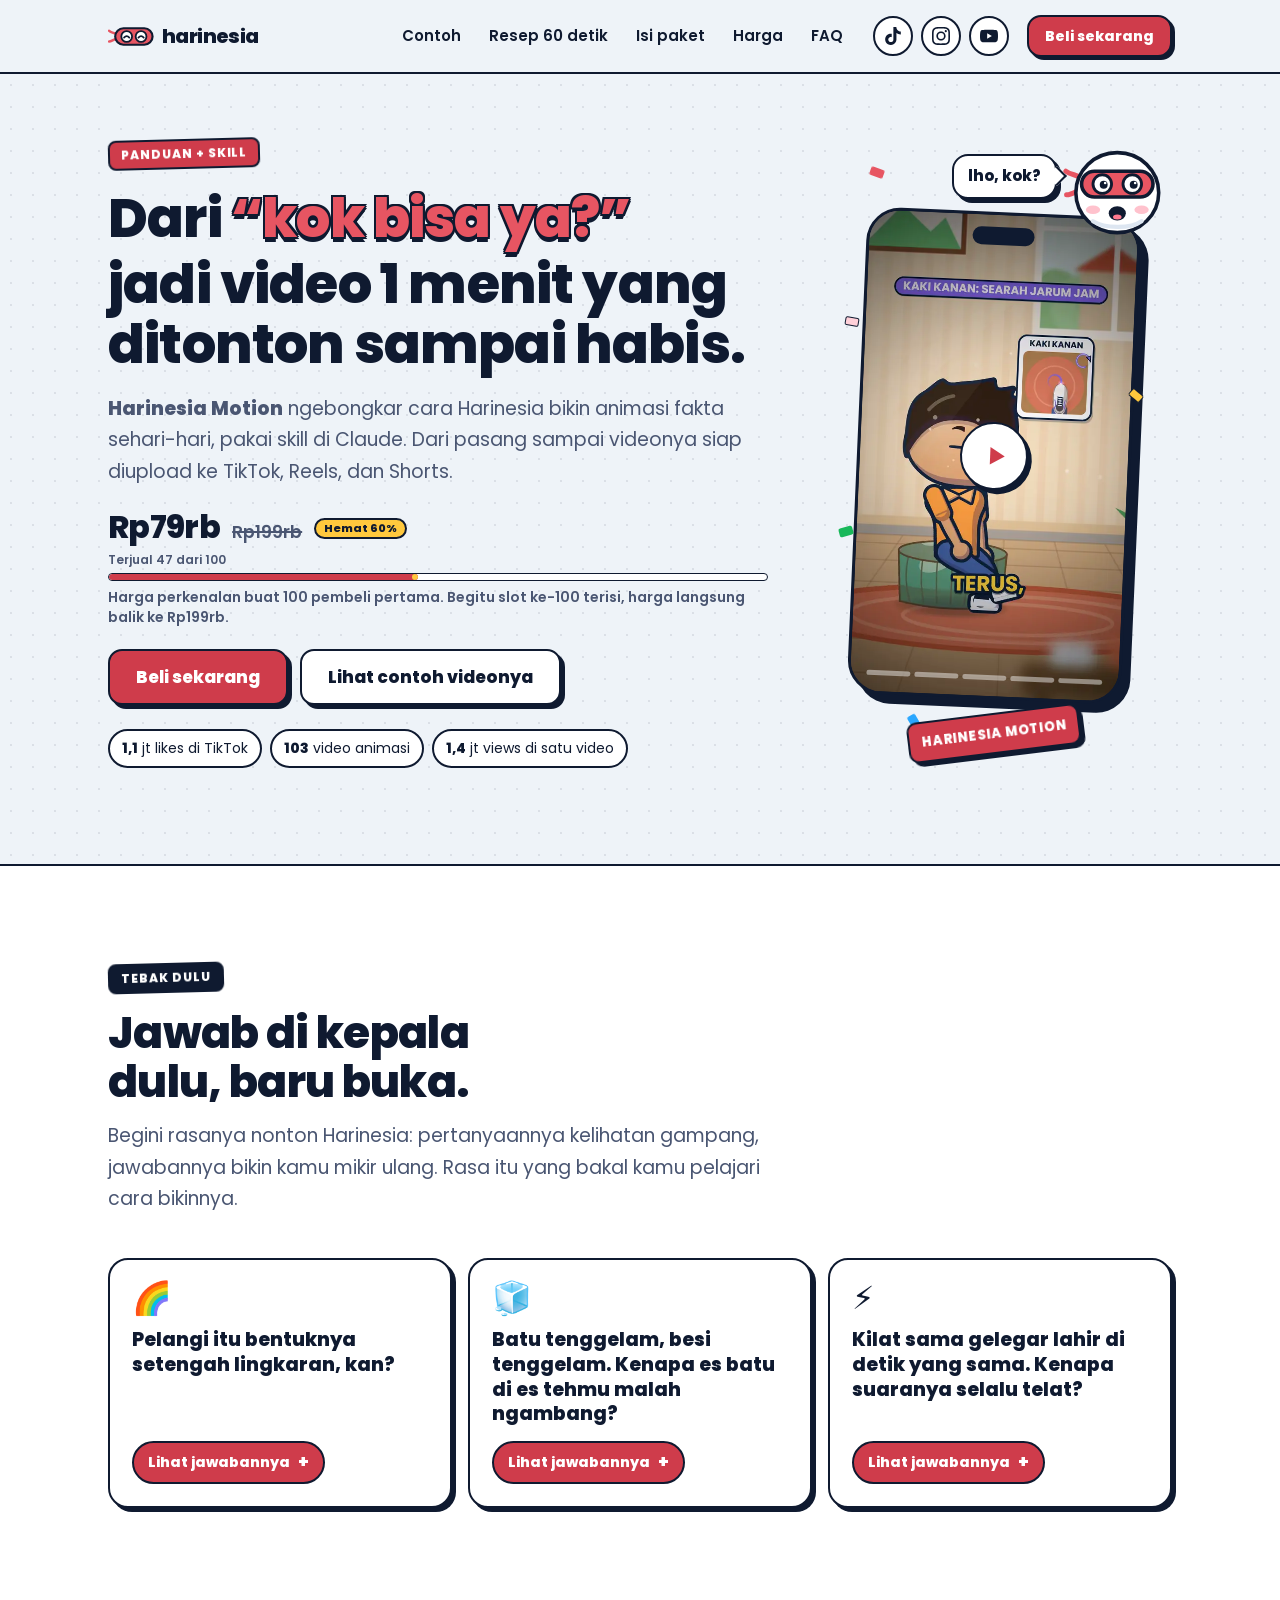
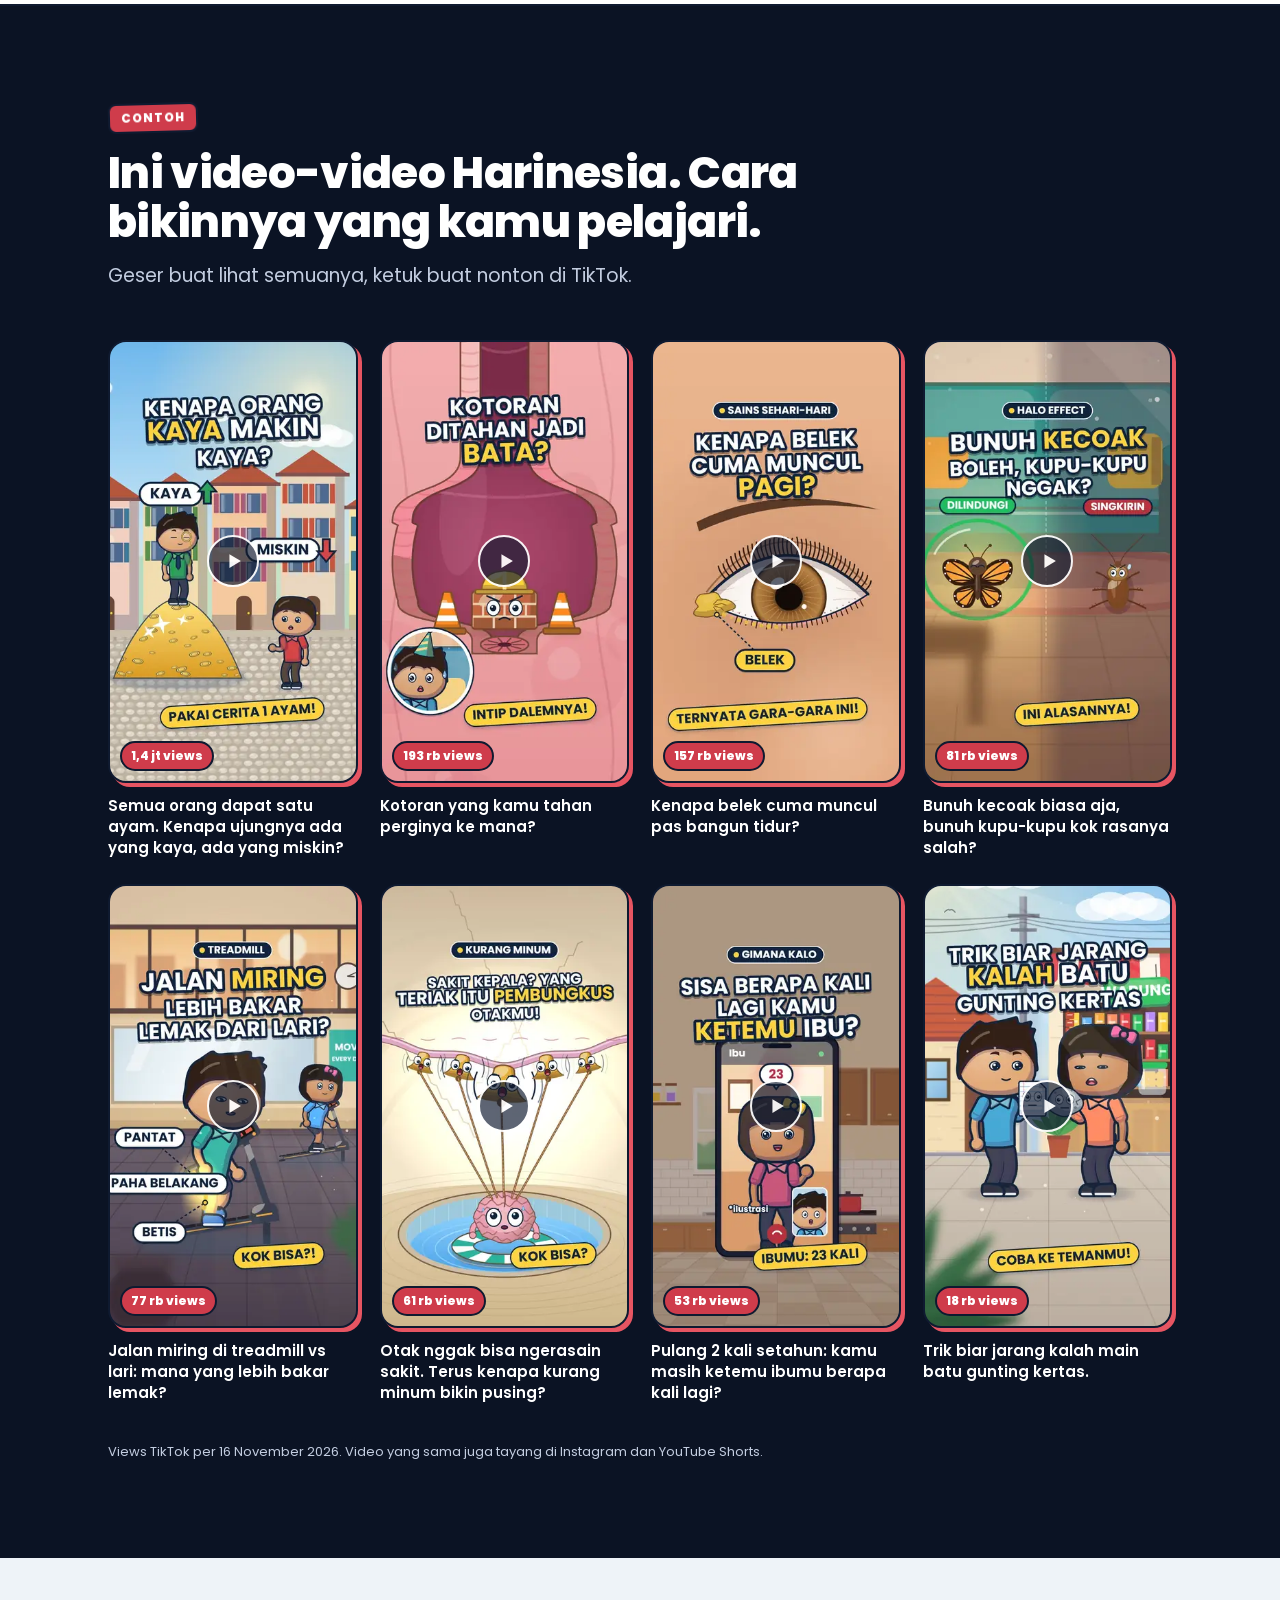
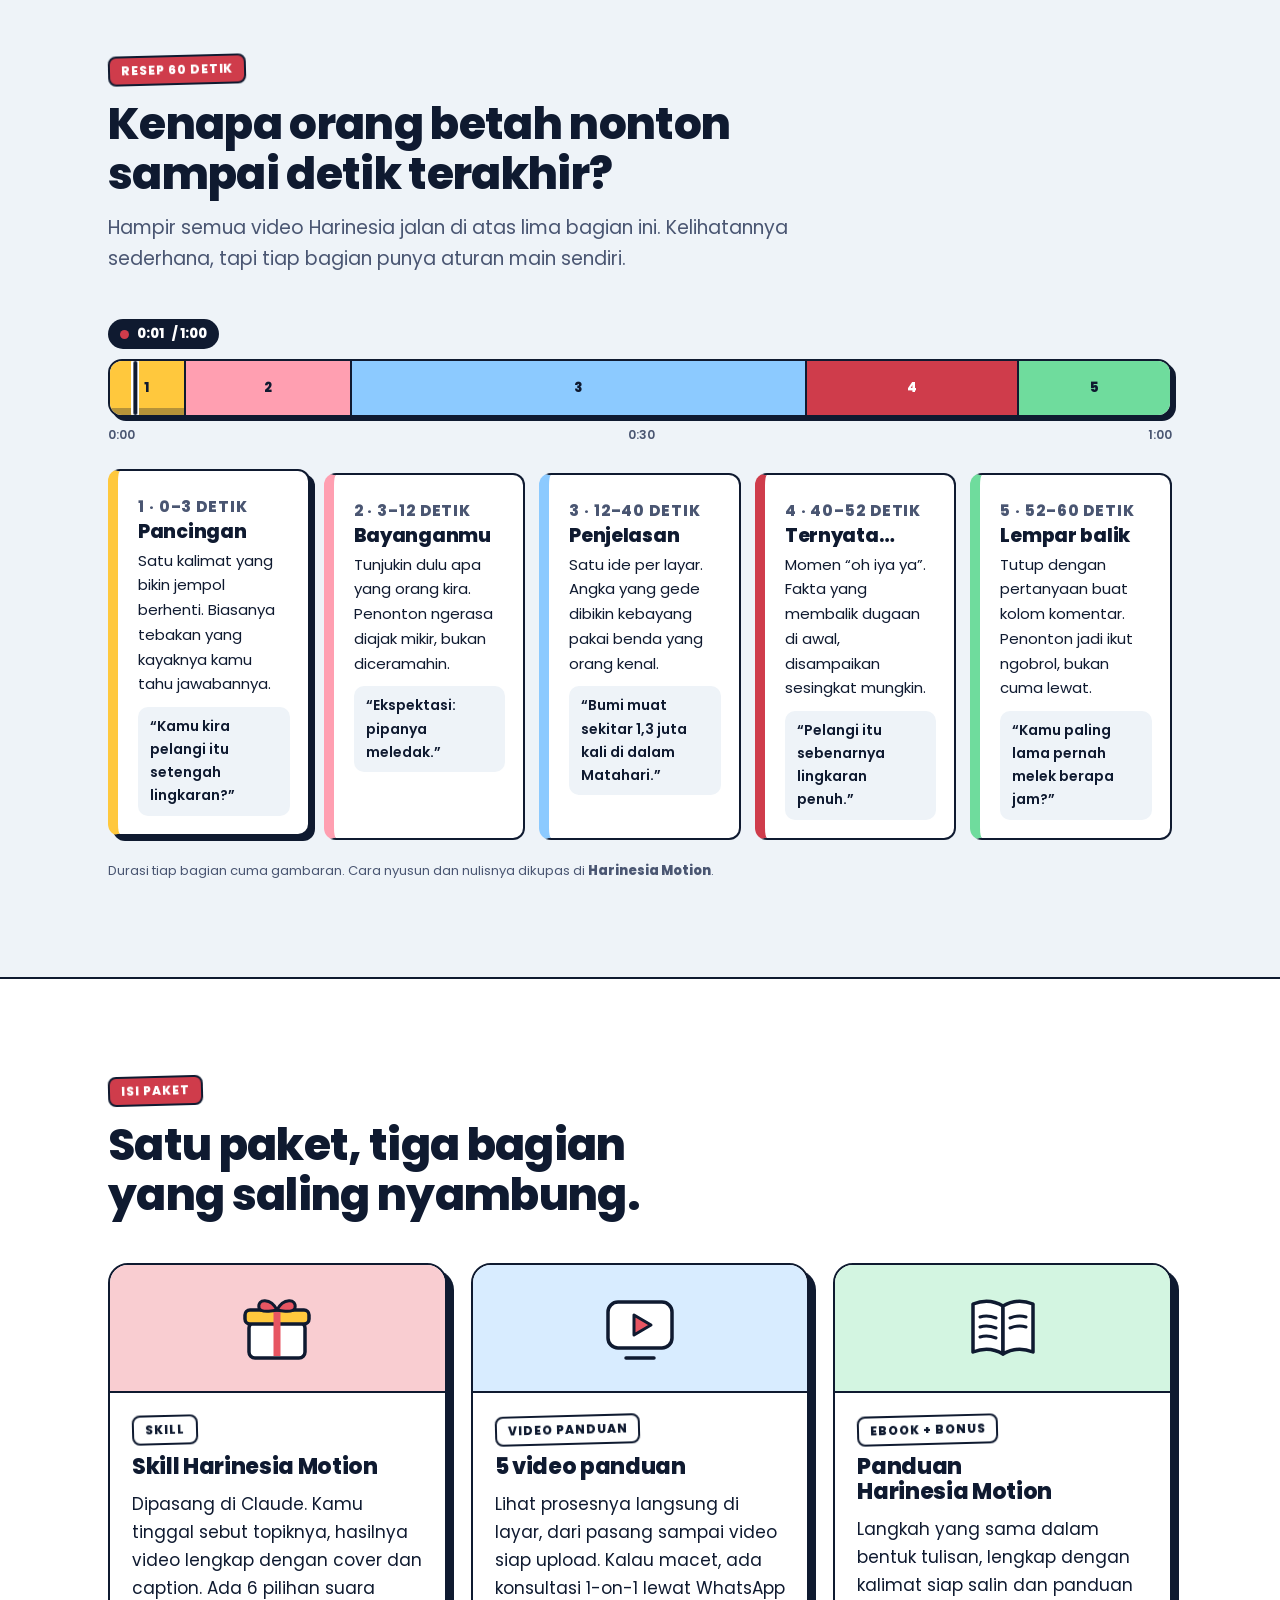
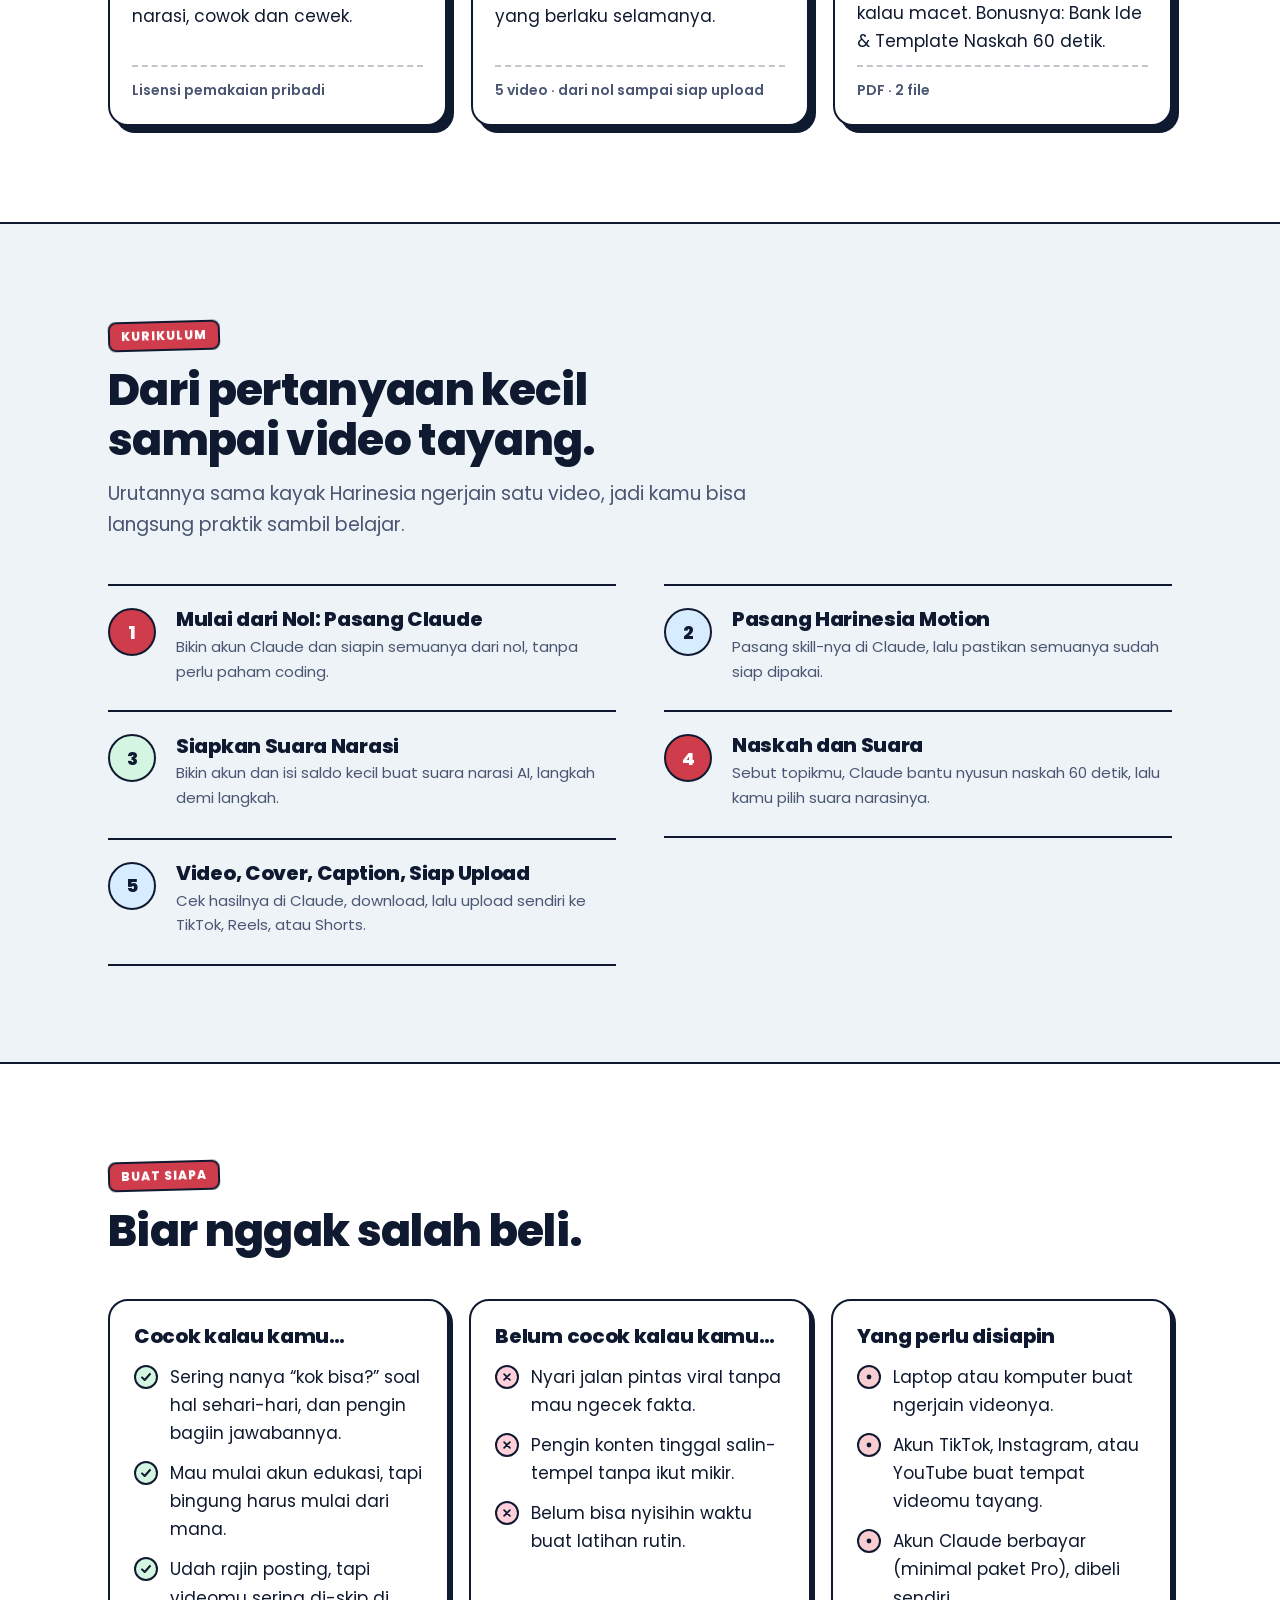
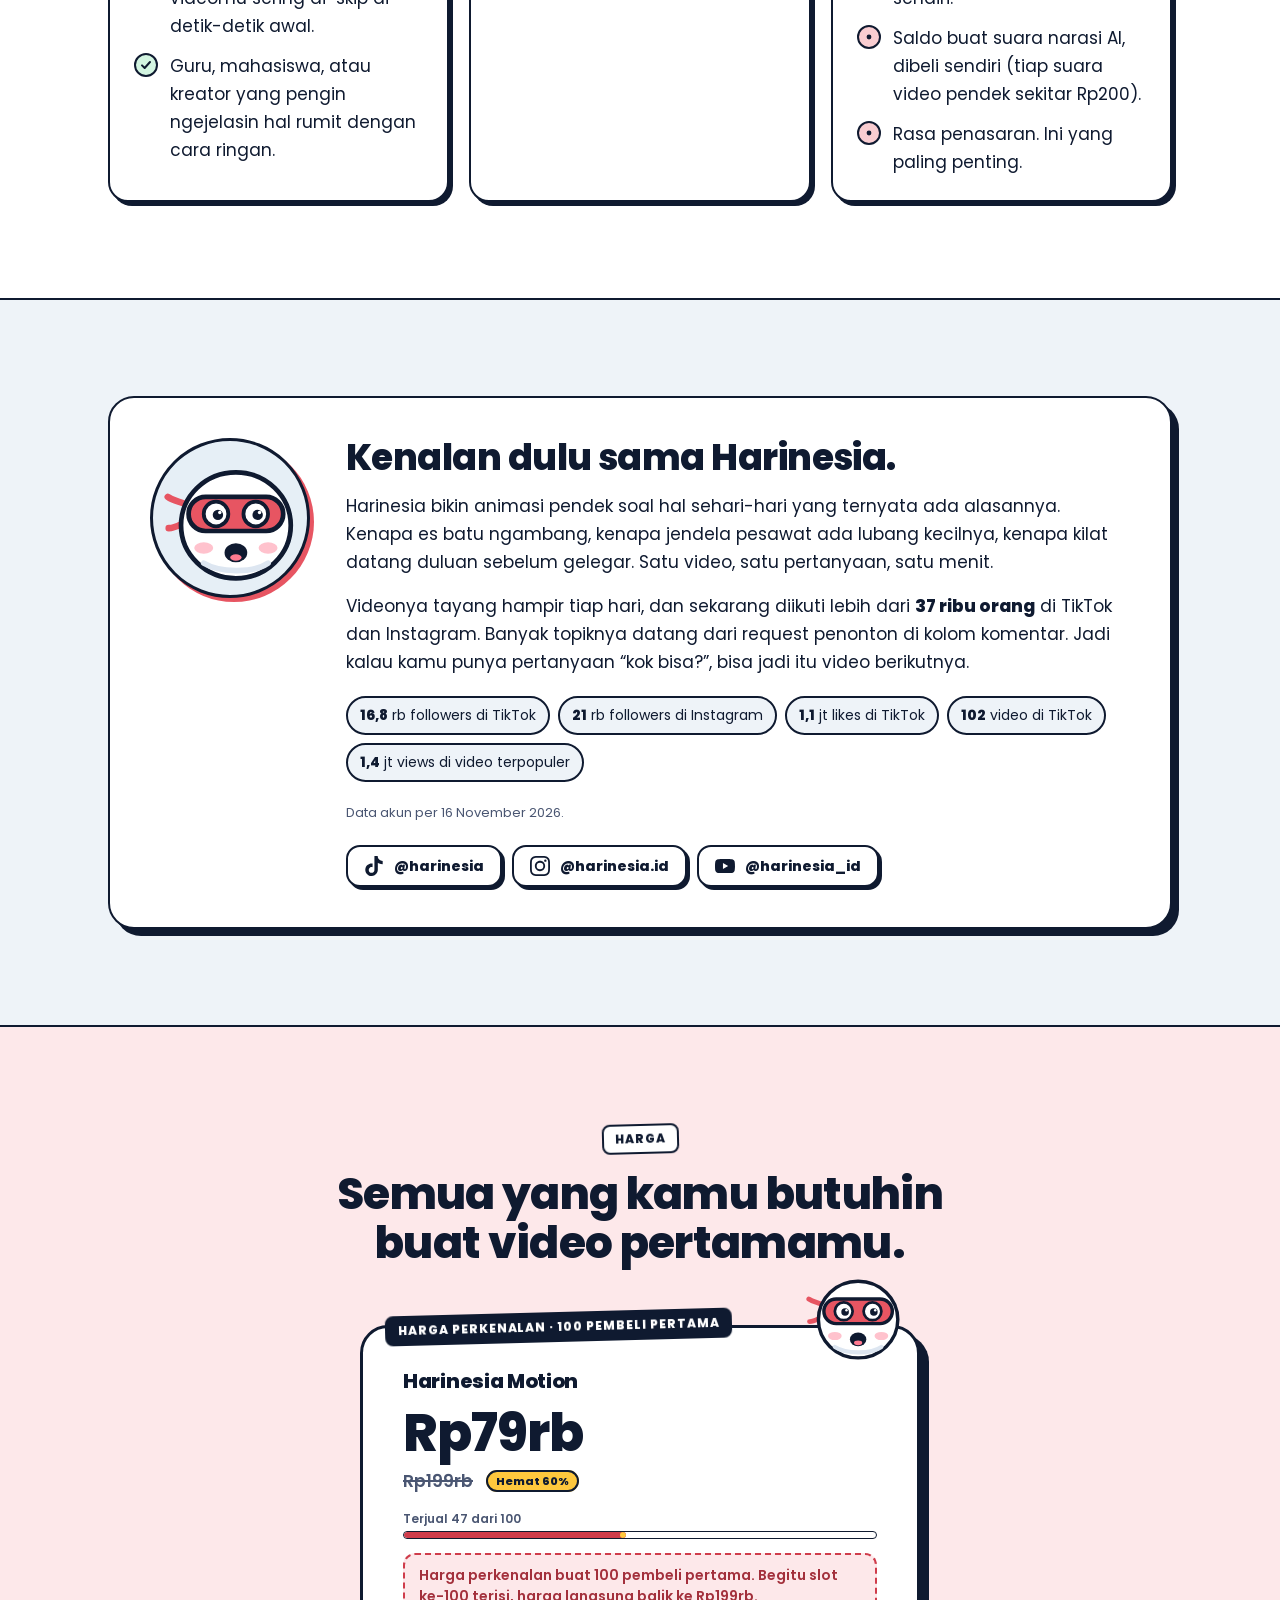
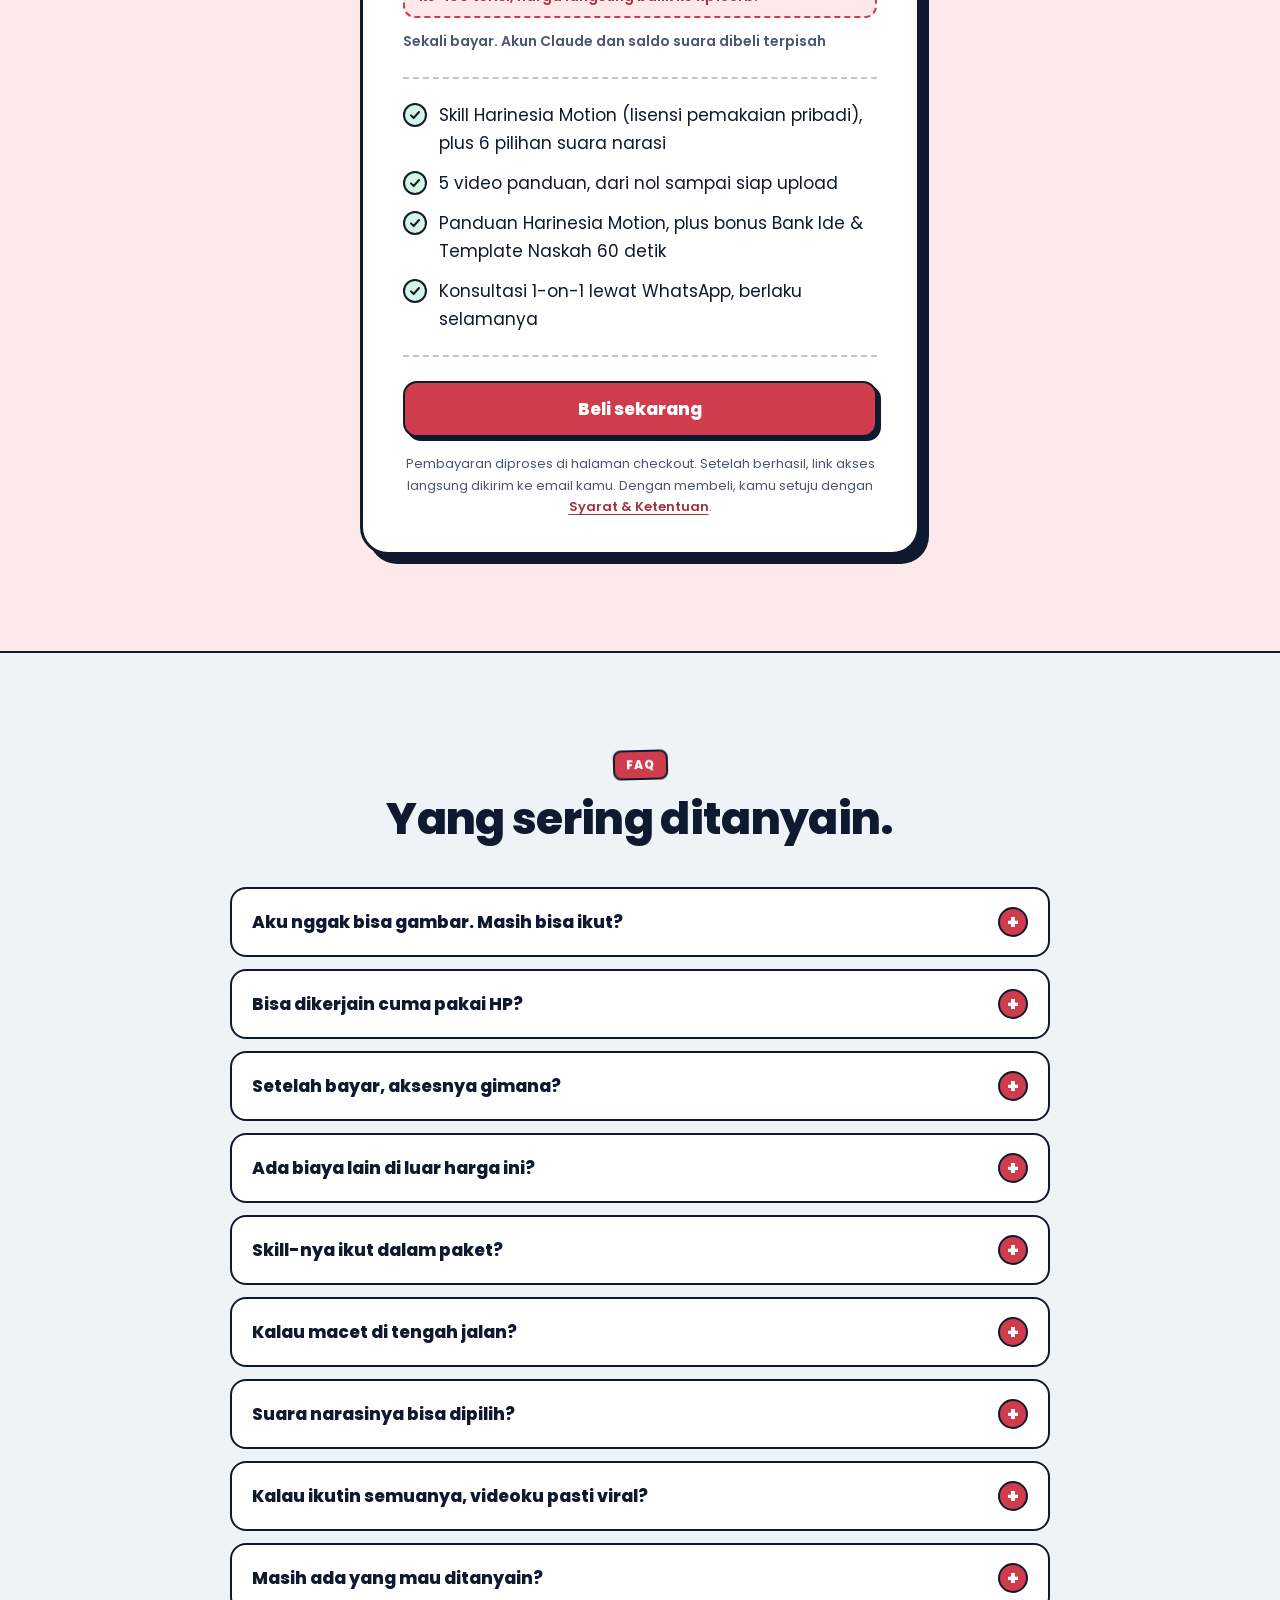
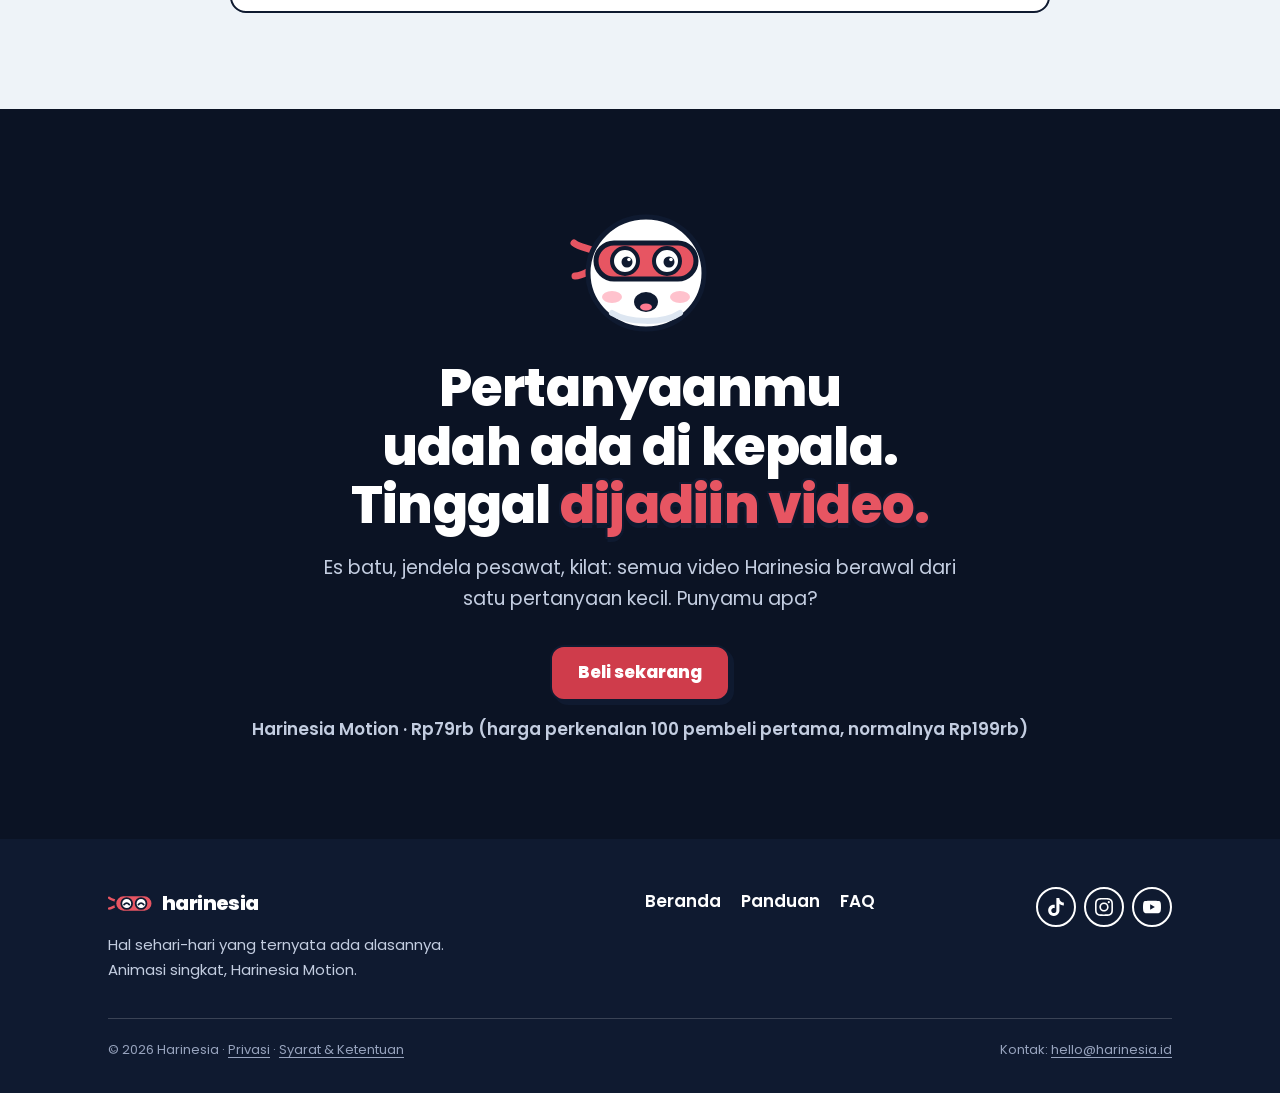
<file: panduan/index.html>
<!doctype html>
<!-- File ini dibuat otomatis oleh build.js dari data/*.json. Edit JSON-nya, jangan file ini. -->
<html lang="id">
<head>
<meta charset="utf-8">
<meta name="viewport" content="width=device-width, initial-scale=1, viewport-fit=cover">
<title>Panduan Harinesia Motion: bikin animasi fakta 1 menit · Harinesia</title>
<meta name="description" content="Skill dan video panduan dari Harinesia: cara bikin animasi fakta 1 menit pakai Claude, dari pasang sampai video, cover, dan caption siap upload ke TikTok, Reels, dan Shorts.">
<meta name="theme-color" content="#e75562">
<meta property="og:type" content="website">
<meta property="og:locale" content="id_ID">
<meta property="og:site_name" content="Harinesia">
<meta property="og:title" content="Dari “kok bisa ya?” jadi video 1 menit · Panduan Harinesia">
<meta property="og:description" content="Skill + video panduan: cara Harinesia bikin animasi fakta sehari-hari, dari nol sampai siap upload.">
<meta property="og:image" content="https://harinesia.id/assets/img/og.jpg">
<meta name="twitter:card" content="summary_large_image">
<link rel="canonical" href="https://harinesia.id/panduan/">
<link rel="icon" href="../favicon.svg" type="image/svg+xml">
<link rel="apple-touch-icon" href="../apple-touch-icon.png">
<link rel="preload" href="../assets/fonts/poppins-800.woff2" as="font" type="font/woff2" crossorigin>
<link rel="preload" href="../assets/fonts/poppins-400.woff2" as="font" type="font/woff2" crossorigin>
<link rel="stylesheet" href="../assets/css/style.css">
<script src="../assets/js/main.js" defer></script>
<script async id="umami-script" src="https://cloud.umami.is/script.js" data-website-id="4a4bfcca-e693-4e0f-af31-6db3487b97b8" data-domains="harinesia.id,www.harinesia.id"></script>
<script>window.dataLayer=window.dataLayer||[];(function(){var d=/[?&]gtm_debug=/.test(location.search);try{if(d)sessionStorage.setItem("gtm-debug","1");d=d||sessionStorage.getItem("gtm-debug")}catch(e){}if(["harinesia.id","www.harinesia.id"].indexOf(location.hostname)<0&&!d)return;dataLayer.push({"gtm.start":Date.now(),event:"gtm.js"});var m=function(){var t=document.createElement("script");t.async=true;t.src="https://www.googletagmanager.com/gtm.js?id=GTM-TR2NCHL3";document.head.appendChild(t)};document.readyState==="complete"?m():addEventListener("load",m)})()</script>
</head>
<body>

<svg width="0" height="0" style="position:absolute" aria-hidden="true" focusable="false">
  <symbol id="i-tiktok" viewBox="0 0 24 24"><path d="M12.525.02c1.31-.02 2.61-.01 3.91-.02.08 1.53.63 3.09 1.75 4.17 1.12 1.11 2.7 1.62 4.24 1.79v4.03c-1.44-.05-2.89-.35-4.2-.97-.57-.26-1.1-.59-1.62-.93-.01 2.92.01 5.84-.02 8.75-.08 1.4-.54 2.79-1.35 3.94-1.31 1.92-3.58 3.17-5.91 3.21-1.43.08-2.86-.31-4.08-1.03-2.02-1.19-3.44-3.37-3.65-5.71-.02-.5-.03-1-.01-1.49.18-1.9 1.12-3.72 2.58-4.96 1.66-1.44 3.98-2.13 6.15-1.72.02 1.48-.04 2.96-.04 4.44-.99-.32-2.15-.23-3.02.37-.63.41-1.11 1.04-1.36 1.75-.21.51-.15 1.07-.14 1.61.24 1.64 1.82 3.02 3.5 2.87 1.12-.01 2.19-.66 2.77-1.61.19-.33.4-.67.41-1.06.1-1.79.06-3.57.07-5.36.01-4.03-.01-8.05.02-12.07z"/></symbol>
  <symbol id="i-instagram" viewBox="0 0 24 24"><path d="M7.0301.084c-1.2768.0602-2.1487.264-2.911.5634-.7888.3075-1.4575.72-2.1228 1.3877-.6652.6677-1.075 1.3368-1.3802 2.127-.2954.7638-.4956 1.6365-.552 2.914-.0564 1.2775-.0689 1.6882-.0626 4.947.0062 3.2586.0206 3.6671.0825 4.9473.061 1.2765.264 2.1482.5635 2.9107.308.7889.72 1.4573 1.388 2.1228.6679.6655 1.3365 1.0743 2.1285 1.38.7632.295 1.6361.4961 2.9134.552 1.2773.056 1.6884.069 4.9462.0627 3.2578-.0062 3.668-.0207 4.9478-.0814 1.28-.0607 2.147-.2652 2.9098-.5633.7889-.3086 1.4578-.72 2.1228-1.3881.665-.6682 1.0745-1.3378 1.3795-2.1284.2957-.7632.4966-1.636.552-2.9124.056-1.2809.0692-1.6898.063-4.948-.0063-3.2583-.021-3.6668-.0817-4.9465-.0607-1.2797-.264-2.1487-.5633-2.9117-.3084-.7889-.72-1.4568-1.3876-2.1228C21.2982 1.33 20.628.9208 19.8378.6165 19.074.321 18.2017.1197 16.9244.0645 15.6471.0093 15.236-.005 11.977.0014 8.718.0076 8.31.0215 7.0301.0839m.1402 21.6932c-1.17-.0509-1.8053-.2453-2.2287-.408-.5606-.216-.96-.4771-1.3819-.895-.422-.4178-.6811-.8186-.9-1.378-.1644-.4234-.3624-1.058-.4171-2.228-.0595-1.2645-.072-1.6442-.079-4.848-.007-3.2037.0053-3.583.0607-4.848.05-1.169.2456-1.805.408-2.2282.216-.5613.4762-.96.895-1.3816.4188-.4217.8184-.6814 1.3783-.9003.423-.1651 1.0575-.3614 2.227-.4171 1.2655-.06 1.6447-.072 4.848-.079 3.2033-.007 3.5835.005 4.8495.0608 1.169.0508 1.8053.2445 2.228.408.5608.216.96.4754 1.3816.895.4217.4194.6816.8176.9005 1.3787.1653.4217.3617 1.056.4169 2.2263.0602 1.2655.0739 1.645.0796 4.848.0058 3.203-.0055 3.5834-.061 4.848-.051 1.17-.245 1.8055-.408 2.2294-.216.5604-.4763.96-.8954 1.3814-.419.4215-.8181.6811-1.3783.9-.4224.1649-1.0577.3617-2.2262.4174-1.2656.0595-1.6448.072-4.8493.079-3.2045.007-3.5825-.006-4.848-.0608M16.953 5.5864A1.44 1.44 0 1 0 18.39 4.144a1.44 1.44 0 0 0-1.437 1.4424M5.8385 12.012c.0067 3.4032 2.7706 6.1557 6.173 6.1493 3.4026-.0065 6.157-2.7701 6.1506-6.1733-.0065-3.4032-2.771-6.1565-6.174-6.1498-3.403.0067-6.156 2.771-6.1496 6.1738M8 12.0077a4 4 0 1 1 4.008 3.9921A3.9996 3.9996 0 0 1 8 12.0077"/></symbol>
  <symbol id="i-youtube" viewBox="0 0 24 24"><path d="M23.498 6.186a3.016 3.016 0 0 0-2.122-2.136C19.505 3.545 12 3.545 12 3.545s-7.505 0-9.377.505A3.017 3.017 0 0 0 .502 6.186C0 8.07 0 12 0 12s0 3.93.502 5.814a3.016 3.016 0 0 0 2.122 2.136c1.871.505 9.376.505 9.376.505s7.505 0 9.377-.505a3.015 3.015 0 0 0 2.122-2.136C24 15.93 24 12 24 12s0-3.93-.502-5.814zM9.545 15.568V8.432L15.818 12l-6.273 3.568z"/></symbol>
  <symbol id="i-play" viewBox="0 0 24 24"><path d="M7 4.5v15l12.5-7.5z"/></symbol>
  <symbol id="i-mask" viewBox="0 0 64 32">
    <path d="M12 13C7 10 4 11 1.5 8M12 19c-5 1-7 4-10.5 4" fill="none" stroke="#e75562" stroke-width="3.5" stroke-linecap="round"/>
    <rect x="10" y="4.5" width="52" height="23" rx="11.5" fill="#e75562" stroke="#0f1a30" stroke-width="3"/>
    <circle cx="26" cy="16" r="7.5" fill="#fff" stroke="#0f1a30" stroke-width="2.5"/>
    <circle cx="46" cy="16" r="7.5" fill="#fff" stroke="#0f1a30" stroke-width="2.5"/>
    <path d="M22.3 17.6q3.7-4.4 7.4 0M42.3 17.6q3.7-4.4 7.4 0" fill="none" stroke="#0f1a30" stroke-width="2.4" stroke-linecap="round"/>
  </symbol>
</svg>

<a class="skip" href="#isi-halaman">Langsung ke isi</a>

<header class="site-header">
  <div class="wrap header-inner">
    <a class="brand" href="../" aria-label="Harinesia, ke beranda">
      <svg class="brand-mark" aria-hidden="true"><use href="#i-mask"/></svg>
      <span class="brand-name">harinesia</span>
    </a>
    <nav class="nav" aria-label="Bagian halaman">
      <a href="#contoh">Contoh</a>
      <a href="#resep">Resep 60 detik</a>
      <a href="#isi">Isi paket</a>
      <a href="#harga">Harga</a>
      <a href="#faq">FAQ</a>
    </nav>
    <ul class="socials" aria-label="Harinesia di media sosial">
      <li><a href="https://www.tiktok.com/@harinesia" target="_blank" rel="noopener" aria-label="TikTok @harinesia"><svg aria-hidden="true"><use href="#i-tiktok"/></svg></a></li>
      <li><a href="https://www.instagram.com/harinesia.id/" target="_blank" rel="noopener" aria-label="Instagram @harinesia.id"><svg aria-hidden="true"><use href="#i-instagram"/></svg></a></li>
      <li><a href="https://www.youtube.com/@harinesia_id" target="_blank" rel="noopener" aria-label="YouTube @harinesia_id"><svg aria-hidden="true"><use href="#i-youtube"/></svg></a></li>
    </ul>
    <a class="btn btn--buy btn--sm header-buy" href="https://lynk.id/harinesia/wnmpxd248wmr/checkout" rel="noopener" data-buy>Beli sekarang</a>
  </div>
</header>

<main id="isi-halaman">

  <section class="hero hero--panduan" data-anim>
    <div class="wrap hero-grid">
      <div class="hero-copy">
        <p class="tag">Panduan + skill</p>
        <h1>Dari <span class="cap">“kok bisa ya?”</span> jadi video 1 menit yang ditonton sampai habis.</h1>
        <p class="lead"><b>Harinesia Motion</b> ngebongkar cara Harinesia bikin animasi fakta sehari-hari, pakai skill di Claude. Dari pasang sampai videonya siap diupload ke TikTok, Reels, dan Shorts.</p>
        <div class="price-row">
          <span class="price">Rp79rb</span>
          <s class="price-old">Rp199rb</s>
          <span class="price-save">Hemat 60%</span>
          <div class="slot " role="img" aria-label="Terjual 47 dari 100"><p class="slot-teks">Terjual 47 dari 100</p><span class="slot-bar" aria-hidden="true"><i style="width:47%"></i></span></div>
          <span class="price-note price-urgent">Harga perkenalan buat 100 pembeli pertama. Begitu slot ke-100 terisi, harga langsung balik ke Rp199rb.</span>
        </div>
        <div class="cta-row" data-hero-cta>
          <a class="btn btn--buy btn--lg" href="https://lynk.id/harinesia/wnmpxd248wmr/checkout" rel="noopener" data-buy>Beli sekarang</a>
          <a class="btn btn--ghost btn--lg" href="#contoh">Lihat contoh videonya</a>
        </div>
        <ul class="hero-stats" aria-label="Akun Harinesia">
          <li><b data-count="1.1">1,1</b> jt likes di TikTok</li>
          <li><b data-count="103">103</b> video animasi</li>
          <li><b data-count="1.4">1,4</b> jt views di satu video</li>
        </ul>
      </div>

      <div class="hero-art art-topik">
        <div class="phone" data-feed>
          <img class="klip-poster" src="../assets/video/klip-kaki-6-360.webp" srcset="../assets/video/klip-kaki-6-360.webp 360w, ../assets/video/klip-kaki-6-540.webp 540w" sizes="(min-width: 960px) 300px, 260px" width="360" height="640" alt="Cuplikan video Harinesia: putar kaki kanan searah jarum jam, lalu gambar angka 6 pakai tangan kanan" fetchpriority="high">
          <video class="klip is-on" muted playsinline preload="none" data-src="../assets/video/klip-kaki-6.mp4" data-poster="../assets/video/klip-kaki-6-540.webp" data-gelembung="lho, kok?" aria-hidden="true"></video>
          <video class="klip" muted playsinline preload="none" data-src="../assets/video/klip-macet-hantu.mp4" data-poster="../assets/video/klip-macet-hantu-540.webp" data-gelembung="macet apa?" aria-hidden="true"></video>
          <video class="klip" muted playsinline preload="none" data-src="../assets/video/klip-staples.mp4" data-poster="../assets/video/klip-staples-540.webp" data-gelembung="kok bisa?" aria-hidden="true"></video>
          <video class="klip" muted playsinline preload="none" data-src="../assets/video/klip-kucing-tatap.mp4" data-poster="../assets/video/klip-kucing-tatap-540.webp" data-gelembung="cuma natap?" aria-hidden="true"></video>
          <video class="klip" muted playsinline preload="none" data-src="../assets/video/klip-tidur-capek.mp4" data-poster="../assets/video/klip-tidur-capek-540.webp" data-gelembung="masa sih?" aria-hidden="true"></video>
          <span class="feed-bar" aria-hidden="true"><i></i><i></i><i></i><i></i><i></i></span>
          <span class="phone-play" aria-hidden="true"><svg aria-hidden="true"><use href="#i-play"/></svg></span>
          <button class="feed-next" type="button" aria-label="Putar video, ketuk lagi buat topik berikutnya"></button>
        </div>
        <div class="hero-mascot" aria-hidden="true">
          <span class="bubble" data-feed-bubble>lho, kok?</span>
          <svg class="mascot is-live" viewBox="0 0 140 130" aria-hidden="true" focusable="false">
  <path d="M30 50C20 42 12 44 4 38M30 62c-10 2-16 9-25 9" fill="none" stroke="#e75562" stroke-width="7" stroke-linecap="round"/>
  <ellipse cx="76" cy="68" rx="58" ry="56" fill="#fff" stroke="#0f1a30" stroke-width="5"/>
  <path d="M42 108c16 10 52 11 68 0" fill="none" stroke="#dde6f1" stroke-width="6" stroke-linecap="round"/>
  <rect x="26" y="38" width="100" height="36" rx="18" fill="#e75562" stroke="#0f1a30" stroke-width="5"/>
  <g class="m-eyes">
    <circle cx="55" cy="56" r="13" fill="#fff" stroke="#0f1a30" stroke-width="4"/>
    <circle cx="97" cy="56" r="13" fill="#fff" stroke="#0f1a30" stroke-width="4"/>
    <circle cx="57" cy="57" r="5.5" fill="#0f1a30"/><circle cx="99" cy="57" r="5.5" fill="#0f1a30"/><circle cx="59" cy="54.5" r="1.8" fill="#fff"/><circle cx="101" cy="54.5" r="1.8" fill="#fff"/>
  </g>
  <ellipse cx="42" cy="92" rx="10" ry="6" fill="#ffc2cd"/>
  <ellipse cx="110" cy="92" rx="10" ry="6" fill="#ffc2cd"/>
  <ellipse cx="76" cy="97" rx="12" ry="10" fill="#0f1a30"/><ellipse cx="76" cy="102" rx="6" ry="3.5" fill="#ff7a90"/>
</svg>
        </div>
        <span class="sticker sticker--time" aria-hidden="true">Harinesia Motion</span>
        <span class="confetti c1" aria-hidden="true"></span><span class="confetti c2" aria-hidden="true"></span><span class="confetti c3" aria-hidden="true"></span><span class="confetti c4" aria-hidden="true"></span><span class="confetti c5" aria-hidden="true"></span><span class="confetti c6" aria-hidden="true"></span>
      </div>
    </div>
  </section>

  <section class="section section--paper" id="tebak" aria-labelledby="tebak-judul">
    <div class="wrap">
      <div class="section-head">
        <p class="tag tag--ink">Tebak dulu</p>
        <h2 id="tebak-judul">Jawab di kepala dulu, baru buka.</h2>
        <p class="lead">Begini rasanya nonton Harinesia: pertanyaannya kelihatan gampang, jawabannya bikin kamu mikir ulang. Rasa itu yang bakal kamu pelajari cara bikinnya.</p>
      </div>
      <div class="quiz">
        <details class="q">
          <summary>
            <span class="q-emoji" aria-hidden="true">🌈</span>
            <span class="q-text">Pelangi itu bentuknya setengah lingkaran, kan?</span>
            <span class="q-cta"><span class="q-cta-label">Lihat jawabannya</span><span class="q-cta-tutup">Tutup jawaban</span></span>
          </summary>
          <div class="q-answer">
            <p class="tag tag--paper">Ternyata…</p>
            <p>Pelangi itu <b>lingkaran penuh</b>. Dari tanah, separuh bawahnya ketutup cakrawala. Dari pesawat, kadang kamu bisa lihat bulatannya utuh.</p>
          </div>
        </details>
        <details class="q">
          <summary>
            <span class="q-emoji" aria-hidden="true">🧊</span>
            <span class="q-text">Batu tenggelam, besi tenggelam. Kenapa es batu di es tehmu malah ngambang?</span>
            <span class="q-cta"><span class="q-cta-label">Lihat jawabannya</span><span class="q-cta-tutup">Tutup jawaban</span></span>
          </summary>
          <div class="q-answer">
            <p class="tag tag--paper">Ternyata…</p>
            <p>Pas air membeku, molekulnya nyusun diri jadi pola yang renggang. Es jadi <b>sekitar 9% lebih ringan</b> dari air dengan volume yang sama, makanya dia ngapung.</p>
          </div>
        </details>
        <details class="q">
          <summary>
            <span class="q-emoji" aria-hidden="true">⚡</span>
            <span class="q-text">Kilat sama gelegar lahir di detik yang sama. Kenapa suaranya selalu telat?</span>
            <span class="q-cta"><span class="q-cta-label">Lihat jawabannya</span><span class="q-cta-tutup">Tutup jawaban</span></span>
          </summary>
          <div class="q-answer">
            <p class="tag tag--paper">Ternyata…</p>
            <p>Cahaya melesat hampir 300.000 km per detik, suara cuma sekitar 340 meter per detik. Hitung jeda detiknya lalu <b>bagi 3</b>, ketemu kira-kira berapa kilometer jarak petirnya.</p>
          </div>
        </details>
      </div>
    </div>
  </section>

  <section class="section section--night" id="contoh" aria-labelledby="contoh-judul">
    <div class="wrap">
      <div class="section-head">
        <p class="tag">Contoh</p>
        <h2 id="contoh-judul">Ini video-video Harinesia. Cara bikinnya yang kamu pelajari.</h2>
        <p class="lead">Geser buat lihat semuanya, ketuk buat nonton di TikTok.</p>
      </div>
      <ul class="reel">
        <li><a class="vid" href="https://www.tiktok.com/@harinesia/video/7707495402085387527" target="_blank" rel="noopener">
          <span class="vid-thumb"><img src="../assets/img/v-ayam-360.webp" srcset="../assets/img/v-ayam-360.webp 360w, ../assets/img/v-ayam-540.webp 540w" sizes="(min-width: 1024px) 250px, 240px" width="360" height="640" alt="" loading="lazy" decoding="async"><span class="vid-views">1,4 jt views</span><span class="vid-play" aria-hidden="true"><svg><use href="#i-play"/></svg></span></span>
          <span class="vid-title">Semua orang dapat satu ayam. Kenapa ujungnya ada yang kaya, ada yang miskin?</span>
        </a></li>
        <li><a class="vid" href="https://www.tiktok.com/@harinesia/video/7708342963746704648" target="_blank" rel="noopener">
          <span class="vid-thumb"><img src="../assets/img/v-kotoran-360.webp" srcset="../assets/img/v-kotoran-360.webp 360w, ../assets/img/v-kotoran-540.webp 540w" sizes="(min-width: 1024px) 250px, 240px" width="360" height="640" alt="" loading="lazy" decoding="async"><span class="vid-views">193 rb views</span><span class="vid-play" aria-hidden="true"><svg><use href="#i-play"/></svg></span></span>
          <span class="vid-title">Kotoran yang kamu tahan perginya ke mana?</span>
        </a></li>
        <li><a class="vid" href="https://www.tiktok.com/@harinesia/video/7708312999806766343" target="_blank" rel="noopener">
          <span class="vid-thumb"><img src="../assets/img/v-belek-360.webp" srcset="../assets/img/v-belek-360.webp 360w, ../assets/img/v-belek-540.webp 540w" sizes="(min-width: 1024px) 250px, 240px" width="360" height="640" alt="" loading="lazy" decoding="async"><span class="vid-views">157 rb views</span><span class="vid-play" aria-hidden="true"><svg><use href="#i-play"/></svg></span></span>
          <span class="vid-title">Kenapa belek cuma muncul pas bangun tidur?</span>
        </a></li>
        <li><a class="vid" href="https://www.tiktok.com/@harinesia/video/7708228441585257736" target="_blank" rel="noopener">
          <span class="vid-thumb"><img src="../assets/img/v-kecoak-360.webp" srcset="../assets/img/v-kecoak-360.webp 360w, ../assets/img/v-kecoak-540.webp 540w" sizes="(min-width: 1024px) 250px, 240px" width="360" height="640" alt="" loading="lazy" decoding="async"><span class="vid-views">81 rb views</span><span class="vid-play" aria-hidden="true"><svg><use href="#i-play"/></svg></span></span>
          <span class="vid-title">Bunuh kecoak biasa aja, bunuh kupu-kupu kok rasanya salah?</span>
        </a></li>
        <li><a class="vid" href="https://www.tiktok.com/@harinesia/video/7707969904338652424" target="_blank" rel="noopener">
          <span class="vid-thumb"><img src="../assets/img/v-treadmill-360.webp" srcset="../assets/img/v-treadmill-360.webp 360w, ../assets/img/v-treadmill-540.webp 540w" sizes="(min-width: 1024px) 250px, 240px" width="360" height="640" alt="" loading="lazy" decoding="async"><span class="vid-views">77 rb views</span><span class="vid-play" aria-hidden="true"><svg><use href="#i-play"/></svg></span></span>
          <span class="vid-title">Jalan miring di treadmill vs lari: mana yang lebih bakar lemak?</span>
        </a></li>
        <li><a class="vid" href="https://www.tiktok.com/@harinesia/video/7707808216461315334" target="_blank" rel="noopener">
          <span class="vid-thumb"><img src="../assets/img/v-sakit-kepala-360.webp" srcset="../assets/img/v-sakit-kepala-360.webp 360w, ../assets/img/v-sakit-kepala-540.webp 540w" sizes="(min-width: 1024px) 250px, 240px" width="360" height="640" alt="" loading="lazy" decoding="async"><span class="vid-views">61 rb views</span><span class="vid-play" aria-hidden="true"><svg><use href="#i-play"/></svg></span></span>
          <span class="vid-title">Otak nggak bisa ngerasain sakit. Terus kenapa kurang minum bikin pusing?</span>
        </a></li>
        <li><a class="vid" href="https://www.tiktok.com/@harinesia/video/7707166495159192840" target="_blank" rel="noopener">
          <span class="vid-thumb"><img src="../assets/img/v-sisa-ketemu-360.webp" srcset="../assets/img/v-sisa-ketemu-360.webp 360w, ../assets/img/v-sisa-ketemu-540.webp 540w" sizes="(min-width: 1024px) 250px, 240px" width="360" height="640" alt="" loading="lazy" decoding="async"><span class="vid-views">53 rb views</span><span class="vid-play" aria-hidden="true"><svg><use href="#i-play"/></svg></span></span>
          <span class="vid-title">Pulang 2 kali setahun: kamu masih ketemu ibumu berapa kali lagi?</span>
        </a></li>
        <li><a class="vid" href="https://www.tiktok.com/@harinesia/video/7707886741163707666" target="_blank" rel="noopener">
          <span class="vid-thumb"><img src="../assets/img/v-batu-gunting-360.webp" srcset="../assets/img/v-batu-gunting-360.webp 360w, ../assets/img/v-batu-gunting-540.webp 540w" sizes="(min-width: 1024px) 250px, 240px" width="360" height="640" alt="" loading="lazy" decoding="async"><span class="vid-views">18 rb views</span><span class="vid-play" aria-hidden="true"><svg><use href="#i-play"/></svg></span></span>
          <span class="vid-title">Trik biar jarang kalah main batu gunting kertas.</span>
        </a></li>
      </ul>
      <p class="note">Views TikTok per 16 November 2026. Video yang sama juga tayang di Instagram dan YouTube Shorts.</p>
    </div>
  </section>

  <section class="section" id="resep" aria-labelledby="resep-judul">
    <div class="wrap">
      <div class="section-head">
        <p class="tag">Resep 60 detik</p>
        <h2 id="resep-judul">Kenapa orang betah nonton sampai detik terakhir?</h2>
        <p class="lead">Hampir semua video Harinesia jalan di atas lima bagian ini. Kelihatannya sederhana, tapi tiap bagian punya aturan main sendiri.</p>
      </div>

      <div class="beats-player" data-beats>
        <p class="beats-now" aria-hidden="true"><span class="rec"></span><span data-beats-clock>0:00</span><span>/ 1:00</span></p>
        <div class="beats-bar" role="img" aria-label="Pembagian 60 detik: pancingan 3 detik, bayanganmu 9 detik, penjelasan 28 detik, ternyata 12 detik, lempar balik 8 detik">
          <span class="b1" data-from="0" data-to="3" style="flex: 3 0 30px">1</span>
          <span class="b2" data-from="3" data-to="12" style="flex: 9 0 30px">2</span>
          <span class="b3" data-from="12" data-to="40" style="flex: 28 0 30px">3</span>
          <span class="b4" data-from="40" data-to="52" style="flex: 12 0 30px">4</span>
          <span class="b5" data-from="52" data-to="60" style="flex: 8 0 30px">5</span>
          <i class="playhead" aria-hidden="true"></i>
        </div>
        <div class="beats-scale" aria-hidden="true"><span>0:00</span><span>0:30</span><span>1:00</span></div>
      </div>

      <ol class="beats">
        <li class="beat b1">
          <p class="beat-time">1 · 0–3 detik</p>
          <h3>Pancingan</h3>
          <p>Satu kalimat yang bikin jempol berhenti. Biasanya tebakan yang kayaknya kamu tahu jawabannya.</p>
          <q>Kamu kira pelangi itu setengah lingkaran?</q>
        </li>
        <li class="beat b2">
          <p class="beat-time">2 · 3–12 detik</p>
          <h3>Bayanganmu</h3>
          <p>Tunjukin dulu apa yang orang kira. Penonton ngerasa diajak mikir, bukan diceramahin.</p>
          <q>Ekspektasi: pipanya meledak.</q>
        </li>
        <li class="beat b3">
          <p class="beat-time">3 · 12–40 detik</p>
          <h3>Penjelasan</h3>
          <p>Satu ide per layar. Angka yang gede dibikin kebayang pakai benda yang orang kenal.</p>
          <q>Bumi muat sekitar 1,3 juta kali di dalam Matahari.</q>
        </li>
        <li class="beat b4">
          <p class="beat-time">4 · 40–52 detik</p>
          <h3>Ternyata…</h3>
          <p>Momen “oh iya ya”. Fakta yang membalik dugaan di awal, disampaikan sesingkat mungkin.</p>
          <q>Pelangi itu sebenarnya lingkaran penuh.</q>
        </li>
        <li class="beat b5">
          <p class="beat-time">5 · 52–60 detik</p>
          <h3>Lempar balik</h3>
          <p>Tutup dengan pertanyaan buat kolom komentar. Penonton jadi ikut ngobrol, bukan cuma lewat.</p>
          <q>Kamu paling lama pernah melek berapa jam?</q>
        </li>
      </ol>
      <p class="note">Durasi tiap bagian cuma gambaran. Cara nyusun dan nulisnya dikupas di <b>Harinesia Motion</b>.</p>
    </div>
  </section>

  <section class="section section--paper" id="isi" aria-labelledby="isi-judul">
    <div class="wrap">
      <div class="section-head">
        <p class="tag">Isi paket</p>
        <h2 id="isi-judul">Satu paket, tiga bagian yang saling nyambung.</h2>
      </div>
      <div class="cards">
        <article class="card">
          <div class="card-art bg-accent" aria-hidden="true">
            <svg viewBox="0 0 88 88"><rect x="16" y="38" width="56" height="36" rx="6" fill="#fff" stroke="#0f1a30" stroke-width="3.5"/><rect x="12" y="26" width="64" height="14" rx="5" fill="#ffc83d" stroke="#0f1a30" stroke-width="3.5"/><path d="M44 28v44" stroke="#e75562" stroke-width="7"/><path d="M44 26c-6-12-20-12-18-2 2 6 18 2 18 2zm0 0c6-12 20-12 18-2-2 6-18 2-18 2z" fill="#e75562" stroke="#0f1a30" stroke-width="3" stroke-linejoin="round"/></svg>
          </div>
          <div class="card-body">
            <p class="tag tag--paper">Skill</p>
            <h3>Skill Harinesia Motion</h3>
            <p>Dipasang di Claude. Kamu tinggal sebut topiknya, hasilnya video lengkap dengan cover dan caption. Ada 6 pilihan suara narasi, cowok dan cewek.</p>
            <p class="card-meta">Lisensi pemakaian pribadi</p>
          </div>
        </article>
        <article class="card">
          <div class="card-art bg-sky" aria-hidden="true">
            <svg viewBox="0 0 88 88"><rect x="12" y="18" width="64" height="46" rx="10" fill="#fff" stroke="#0f1a30" stroke-width="3.5"/><path d="M38 31v20l17-10z" fill="#e75562" stroke="#0f1a30" stroke-width="3" stroke-linejoin="round"/><path d="M30 74h28" stroke="#0f1a30" stroke-width="3.5" stroke-linecap="round"/></svg>
          </div>
          <div class="card-body">
            <p class="tag tag--paper">Video panduan</p>
            <h3>5 video panduan</h3>
            <p>Lihat prosesnya langsung di layar, dari pasang sampai video siap upload. Kalau macet, ada konsultasi 1-on-1 lewat WhatsApp yang berlaku selamanya.</p>
            <p class="card-meta">5 video · dari nol sampai siap upload</p>
          </div>
        </article>
        <article class="card">
          <div class="card-art bg-mint" aria-hidden="true">
            <svg viewBox="0 0 88 88"><path d="M14 20c10-4 20-4 30 2v48c-10-6-20-6-30-2z" fill="#fff" stroke="#0f1a30" stroke-width="3.5" stroke-linejoin="round"/><path d="M74 20c-10-4-20-4-30 2v48c10-6 20-6 30-2z" fill="#fff" stroke="#0f1a30" stroke-width="3.5" stroke-linejoin="round"/><path d="M21 33c6-2 11-1 16 1M21 43c6-2 11-1 16 1M21 53c6-2 11-1 16 1M51 34c5-2 10-3 16-1M51 44c5-2 10-3 16-1" fill="none" stroke="#0f1a30" stroke-width="3" stroke-linecap="round"/></svg>
          </div>
          <div class="card-body">
            <p class="tag tag--paper">Ebook + bonus</p>
            <h3>Panduan Harinesia Motion</h3>
            <p>Langkah yang sama dalam bentuk tulisan, lengkap dengan kalimat siap salin dan panduan kalau macet. Bonusnya: Bank Ide &amp; Template Naskah 60 detik.</p>
            <p class="card-meta">PDF · 2 file</p>
          </div>
        </article>
      </div>
    </div>
  </section>

  <section class="section" id="kurikulum" aria-labelledby="kurikulum-judul">
    <div class="wrap">
      <div class="section-head">
        <p class="tag">Kurikulum</p>
        <h2 id="kurikulum-judul">Dari pertanyaan kecil sampai video tayang.</h2>
        <p class="lead">Urutannya sama kayak Harinesia ngerjain satu video, jadi kamu bisa langsung praktik sambil belajar.</p>
      </div>
      <ol class="modules">
        <li class="module">
          <span class="module-num" aria-hidden="true">1</span>
          <h3>Mulai dari Nol: Pasang Claude</h3>
          <p>Bikin akun Claude dan siapin semuanya dari nol, tanpa perlu paham coding.</p>
        </li>
        <li class="module">
          <span class="module-num" aria-hidden="true">2</span>
          <h3>Pasang Harinesia Motion</h3>
          <p>Pasang skill-nya di Claude, lalu pastikan semuanya sudah siap dipakai.</p>
        </li>
        <li class="module">
          <span class="module-num" aria-hidden="true">3</span>
          <h3>Siapkan Suara Narasi</h3>
          <p>Bikin akun dan isi saldo kecil buat suara narasi AI, langkah demi langkah.</p>
        </li>
        <li class="module">
          <span class="module-num" aria-hidden="true">4</span>
          <h3>Naskah dan Suara</h3>
          <p>Sebut topikmu, Claude bantu nyusun naskah 60 detik, lalu kamu pilih suara narasinya.</p>
        </li>
        <li class="module">
          <span class="module-num" aria-hidden="true">5</span>
          <h3>Video, Cover, Caption, Siap Upload</h3>
          <p>Cek hasilnya di Claude, download, lalu upload sendiri ke TikTok, Reels, atau Shorts.</p>
        </li>
      </ol>
    </div>
  </section>

  <section class="section section--paper" id="buat-siapa" aria-labelledby="siapa-judul">
    <div class="wrap">
      <div class="section-head">
        <p class="tag">Buat siapa</p>
        <h2 id="siapa-judul">Biar nggak salah beli.</h2>
      </div>
      <div class="fit">
        <div class="fit-col">
          <h3>Cocok kalau kamu…</h3>
          <ul class="ticks">
            <li>Sering nanya “kok bisa?” soal hal sehari-hari, dan pengin bagiin jawabannya.</li>
            <li>Mau mulai akun edukasi, tapi bingung harus mulai dari mana.</li>
            <li>Udah rajin posting, tapi videomu sering di-skip di detik-detik awal.</li>
            <li>Guru, mahasiswa, atau kreator yang pengin ngejelasin hal rumit dengan cara ringan.</li>
          </ul>
        </div>
        <div class="fit-col">
          <h3>Belum cocok kalau kamu…</h3>
          <ul class="ticks ticks--no">
            <li>Nyari jalan pintas viral tanpa mau ngecek fakta.</li>
            <li>Pengin konten tinggal salin-tempel tanpa ikut mikir.</li>
            <li>Belum bisa nyisihin waktu buat latihan rutin.</li>
          </ul>
        </div>
        <div class="fit-col">
          <h3>Yang perlu disiapin</h3>
          <ul class="ticks ticks--need">
            <li>Laptop atau komputer buat ngerjain videonya.</li>
            <li>Akun TikTok, Instagram, atau YouTube buat tempat videomu tayang.</li>
            <li>Akun Claude berbayar (minimal paket Pro), dibeli sendiri.</li>
            <li>Saldo buat suara narasi AI, dibeli sendiri (tiap suara video pendek sekitar Rp200).</li>
            <li>Rasa penasaran. Ini yang paling penting.</li>
          </ul>
        </div>
      </div>
    </div>
  </section>

  <section class="section" id="tentang" aria-labelledby="tentang-judul">
    <div class="wrap">
      <div class="about">
        <div class="about-avatar" role="img" aria-label="Maskot Harinesia bertopeng merah"><svg class="mascot is-live" viewBox="0 0 140 130" aria-hidden="true" focusable="false">
  <path d="M30 50C20 42 12 44 4 38M30 62c-10 2-16 9-25 9" fill="none" stroke="#e75562" stroke-width="7" stroke-linecap="round"/>
  <ellipse cx="76" cy="68" rx="58" ry="56" fill="#fff" stroke="#0f1a30" stroke-width="5"/>
  <path d="M42 108c16 10 52 11 68 0" fill="none" stroke="#dde6f1" stroke-width="6" stroke-linecap="round"/>
  <rect x="26" y="38" width="100" height="36" rx="18" fill="#e75562" stroke="#0f1a30" stroke-width="5"/>
  <g class="m-eyes">
    <circle cx="55" cy="56" r="13" fill="#fff" stroke="#0f1a30" stroke-width="4"/>
    <circle cx="97" cy="56" r="13" fill="#fff" stroke="#0f1a30" stroke-width="4"/>
    <circle cx="57" cy="57" r="5.5" fill="#0f1a30"/><circle cx="99" cy="57" r="5.5" fill="#0f1a30"/><circle cx="59" cy="54.5" r="1.8" fill="#fff"/><circle cx="101" cy="54.5" r="1.8" fill="#fff"/>
  </g>
  <ellipse cx="42" cy="92" rx="10" ry="6" fill="#ffc2cd"/>
  <ellipse cx="110" cy="92" rx="10" ry="6" fill="#ffc2cd"/>
  <ellipse cx="76" cy="97" rx="12" ry="10" fill="#0f1a30"/><ellipse cx="76" cy="102" rx="6" ry="3.5" fill="#ff7a90"/>
</svg></div>
        <div>
          <h2 id="tentang-judul">Kenalan dulu sama Harinesia.</h2>
          <p>Harinesia bikin animasi pendek soal hal sehari-hari yang ternyata ada alasannya. Kenapa es batu ngambang, kenapa jendela pesawat ada lubang kecilnya, kenapa kilat datang duluan sebelum gelegar. Satu video, satu pertanyaan, satu menit.</p>
          <p>Videonya tayang hampir tiap hari, dan sekarang diikuti lebih dari <b>37 ribu orang</b> di TikTok dan Instagram. Banyak topiknya datang dari request penonton di kolom komentar. Jadi kalau kamu punya pertanyaan “kok bisa?”, bisa jadi itu video berikutnya.</p>
          <ul class="chips">
          <li><b data-count="16.9">16,9</b> rb followers di TikTok</li>
          <li><b data-count="21">21</b> rb followers di Instagram</li>
          <li><b data-count="1.1">1,1</b> jt likes di TikTok</li>
          <li><b data-count="103">103</b> video di TikTok</li>
          <li><b data-count="1.4">1,4</b> jt views di video terpopuler</li>
        </ul>
          <p class="note">Data akun per 16 November 2026.</p>
          <div class="social-btns">
            <a class="btn btn--sm" href="https://www.tiktok.com/@harinesia" target="_blank" rel="noopener"><svg aria-hidden="true"><use href="#i-tiktok"/></svg>@harinesia</a>
            <a class="btn btn--sm" href="https://www.instagram.com/harinesia.id/" target="_blank" rel="noopener"><svg aria-hidden="true"><use href="#i-instagram"/></svg>@harinesia.id</a>
            <a class="btn btn--sm" href="https://www.youtube.com/@harinesia_id" target="_blank" rel="noopener"><svg aria-hidden="true"><use href="#i-youtube"/></svg>@harinesia_id</a>
          </div>
        </div>
      </div>
    </div>
  </section>

  <section class="section section--accent" id="harga" aria-labelledby="harga-judul" data-hide-buybar data-anim>
    <div class="wrap">
      <div class="section-head section-head--center">
        <p class="tag tag--paper">Harga</p>
        <h2 id="harga-judul">Semua yang kamu butuhin buat video pertamamu.</h2>
      </div>
      <div class="pricing">
        <svg class="mascot-peek is-live" viewBox="0 0 140 130" aria-hidden="true" focusable="false">
  <path d="M30 50C20 42 12 44 4 38M30 62c-10 2-16 9-25 9" fill="none" stroke="#e75562" stroke-width="7" stroke-linecap="round"/>
  <ellipse cx="76" cy="68" rx="58" ry="56" fill="#fff" stroke="#0f1a30" stroke-width="5"/>
  <path d="M42 108c16 10 52 11 68 0" fill="none" stroke="#dde6f1" stroke-width="6" stroke-linecap="round"/>
  <rect x="26" y="38" width="100" height="36" rx="18" fill="#e75562" stroke="#0f1a30" stroke-width="5"/>
  <g class="m-eyes">
    <circle cx="55" cy="56" r="13" fill="#fff" stroke="#0f1a30" stroke-width="4"/>
    <circle cx="97" cy="56" r="13" fill="#fff" stroke="#0f1a30" stroke-width="4"/>
    <circle cx="57" cy="57" r="5.5" fill="#0f1a30"/><circle cx="99" cy="57" r="5.5" fill="#0f1a30"/><circle cx="59" cy="54.5" r="1.8" fill="#fff"/><circle cx="101" cy="54.5" r="1.8" fill="#fff"/>
  </g>
  <ellipse cx="42" cy="92" rx="10" ry="6" fill="#ffc2cd"/>
  <ellipse cx="110" cy="92" rx="10" ry="6" fill="#ffc2cd"/>
  <ellipse cx="76" cy="97" rx="12" ry="10" fill="#0f1a30"/><ellipse cx="76" cy="102" rx="6" ry="3.5" fill="#ff7a90"/>
</svg>
        <div class="price-card">
          <p class="tag tag--ink">Harga perkenalan · 100 pembeli pertama</p>
          <h3 class="price-card-name">Harinesia Motion</h3>
          <span class="price">Rp79rb</span>
          <s class="price-old">Rp199rb</s>
          <span class="price-save">Hemat 60%</span>
          <div class="slot " role="img" aria-label="Terjual 47 dari 100"><p class="slot-teks">Terjual 47 dari 100</p><span class="slot-bar" aria-hidden="true"><i style="width:47%"></i></span></div>
          <p class="price-urgent">Harga perkenalan buat 100 pembeli pertama. Begitu slot ke-100 terisi, harga langsung balik ke Rp199rb.</p>
          <span class="price-note">Sekali bayar. Akun Claude dan saldo suara dibeli terpisah</span>
          <ul class="ticks">
            <li>Skill Harinesia Motion (lisensi pemakaian pribadi), plus 6 pilihan suara narasi</li>
            <li>5 video panduan, dari nol sampai siap upload</li>
            <li>Panduan Harinesia Motion, plus bonus Bank Ide &amp; Template Naskah 60 detik</li>
            <li>Konsultasi 1-on-1 lewat WhatsApp, berlaku selamanya</li>
          </ul>
          <a class="btn btn--buy btn--lg btn--block" href="https://lynk.id/harinesia/wnmpxd248wmr/checkout" rel="noopener" data-buy>Beli sekarang</a>
          <p class="fine">Pembayaran diproses di halaman checkout. Setelah berhasil, link akses langsung dikirim ke email kamu. Dengan membeli, kamu setuju dengan <a href="../syarat/">Syarat &amp; Ketentuan</a>.</p>
        </div>
      </div>
    </div>
  </section>

  <section class="section" id="faq" aria-labelledby="faq-judul">
    <div class="wrap">
      <div class="section-head section-head--center">
        <p class="tag">FAQ</p>
        <h2 id="faq-judul">Yang sering ditanyain.</h2>
      </div>
      <div class="faq">
        <details>
          <summary>Aku nggak bisa gambar. Masih bisa ikut?</summary>
          <div class="faq-a"><p>Bisa. Gaya Harinesia sengaja sederhana: bentuk dasar, garis tebal, dan warna yang itu-itu aja. Panduannya mulai dari nol, jadi yang kamu butuhin cuma mau latihan.</p></div>
        </details>
        <details>
          <summary>Bisa dikerjain cuma pakai HP?</summary>
          <div class="faq-a"><p>Video panduannya bisa ditonton di HP, tapi skill dan pembuatan videonya butuh laptop atau komputer.</p></div>
        </details>
        <details>
          <summary>Setelah bayar, aksesnya gimana?</summary>
          <div class="faq-a"><p>Begitu pembayaran berhasil, link akses dikirim ke email kamu. Isinya video panduan, skill, ebook, dan bonus.</p></div>
        </details>
        <details>
          <summary>Ada biaya lain di luar harga ini?</summary>
          <div class="faq-a"><p>Harga di atas sudah termasuk panduan, skill, ebook, dan bonus, sekali bayar. Yang dibeli sendiri di luar harga ini: langganan Claude (minimal paket Pro) dan sedikit saldo buat suara narasi AI.</p></div>
        </details>
        <details>
          <summary>Skill-nya ikut dalam paket?</summary>
          <div class="faq-a"><p>Ikut, buat pemakaian pribadi. Skill-nya nggak boleh dibagikan atau dijual ulang.</p></div>
        </details>
        <details>
          <summary>Kalau macet di tengah jalan?</summary>
          <div class="faq-a"><p>Ada konsultasi 1-on-1 lewat WhatsApp, berlaku selamanya, tanpa jam tertentu dan dijawab secepat mungkin. Cara menghubunginya ada di paket yang kamu terima.</p></div>
        </details>
        <details>
          <summary>Suara narasinya bisa dipilih?</summary>
          <div class="faq-a"><p>Bisa. Ada 6 pilihan suara, cowok dan cewek, dan bisa diganti kapan aja. Namanya suara AI, hasilnya kadang terdengar sedikit beda tiap dibuat.</p></div>
        </details>
        <details>
          <summary>Kalau ikutin semuanya, videoku pasti viral?</summary>
          <div class="faq-a"><p>Nggak ada yang bisa ngatur algoritma, termasuk Harinesia. Yang bisa kamu kendalikan itu kualitas tiap video dan seberapa rutin kamu posting. Dua hal itu yang dikupas tuntas di sini.</p></div>
        </details>
        <details>
          <summary>Masih ada yang mau ditanyain?</summary>
          <div class="faq-a"><p>DM aja ke Instagram <a href="https://www.instagram.com/harinesia.id/" target="_blank" rel="noopener">@harinesia.id</a>, atau tinggalin komentar di TikTok <a href="https://www.tiktok.com/@harinesia" target="_blank" rel="noopener">@harinesia</a>.</p></div>
        </details>
      </div>
    </div>
  </section>

  <section class="section section--night closing" aria-labelledby="penutup-judul" data-hide-buybar data-anim>
    <div class="wrap">
      <svg class="mascot is-live" viewBox="0 0 140 130" aria-hidden="true" focusable="false">
  <path d="M30 50C20 42 12 44 4 38M30 62c-10 2-16 9-25 9" fill="none" stroke="#e75562" stroke-width="7" stroke-linecap="round"/>
  <ellipse cx="76" cy="68" rx="58" ry="56" fill="#fff" stroke="#0f1a30" stroke-width="5"/>
  <path d="M42 108c16 10 52 11 68 0" fill="none" stroke="#dde6f1" stroke-width="6" stroke-linecap="round"/>
  <rect x="26" y="38" width="100" height="36" rx="18" fill="#e75562" stroke="#0f1a30" stroke-width="5"/>
  <g class="m-eyes">
    <circle cx="55" cy="56" r="13" fill="#fff" stroke="#0f1a30" stroke-width="4"/>
    <circle cx="97" cy="56" r="13" fill="#fff" stroke="#0f1a30" stroke-width="4"/>
    <circle cx="57" cy="57" r="5.5" fill="#0f1a30"/><circle cx="99" cy="57" r="5.5" fill="#0f1a30"/><circle cx="59" cy="54.5" r="1.8" fill="#fff"/><circle cx="101" cy="54.5" r="1.8" fill="#fff"/>
  </g>
  <ellipse cx="42" cy="92" rx="10" ry="6" fill="#ffc2cd"/>
  <ellipse cx="110" cy="92" rx="10" ry="6" fill="#ffc2cd"/>
  <ellipse cx="76" cy="97" rx="12" ry="10" fill="#0f1a30"/><ellipse cx="76" cy="102" rx="6" ry="3.5" fill="#ff7a90"/>
</svg>
      <h2 id="penutup-judul">Pertanyaanmu udah ada di kepala. Tinggal <span class="cap">dijadiin video.</span></h2>
      <p class="lead">Es batu, jendela pesawat, kilat: semua video Harinesia berawal dari satu pertanyaan kecil. Punyamu apa?</p>
      <div class="cta-row">
        <a class="btn btn--buy btn--lg" href="https://lynk.id/harinesia/wnmpxd248wmr/checkout" rel="noopener" data-buy>Beli sekarang</a>
      </div>
      <p class="price-line">Harinesia Motion · Rp79rb (harga perkenalan 100 pembeli pertama, normalnya Rp199rb)</p>
    </div>
  </section>

</main>

<footer class="site-footer" data-hide-buybar>
  <div class="wrap">
    <div class="footer-grid">
      <div>
        <a class="brand" href="../" aria-label="Harinesia, ke beranda">
          <svg class="brand-mark" aria-hidden="true"><use href="#i-mask"/></svg>
          <span class="brand-name">harinesia</span>
        </a>
        <p class="footer-tagline">Hal sehari-hari yang ternyata ada alasannya.<br>Animasi singkat, Harinesia Motion.</p>
      </div>
      <nav class="footer-links" aria-label="Halaman">
        <a href="../">Beranda</a>
        <a href="../panduan/" aria-current="page">Panduan</a>
        <a href="#faq">FAQ</a>
      </nav>
      <ul class="socials" aria-label="Harinesia di media sosial">
        <li><a href="https://www.tiktok.com/@harinesia" target="_blank" rel="noopener" aria-label="TikTok @harinesia"><svg aria-hidden="true"><use href="#i-tiktok"/></svg></a></li>
        <li><a href="https://www.instagram.com/harinesia.id/" target="_blank" rel="noopener" aria-label="Instagram @harinesia.id"><svg aria-hidden="true"><use href="#i-instagram"/></svg></a></li>
        <li><a href="https://www.youtube.com/@harinesia_id" target="_blank" rel="noopener" aria-label="YouTube @harinesia_id"><svg aria-hidden="true"><use href="#i-youtube"/></svg></a></li>
      </ul>
    </div>
    <div class="footer-bottom">
      <span>© 2026 Harinesia · <a href="../privasi/">Privasi</a> · <a href="../syarat/">Syarat &amp; Ketentuan</a></span>
      <span>Kontak: <a href="mailto:hello@harinesia.id">hello@harinesia.id</a></span>
    </div>
  </div>
</footer>

<div class="buybar" data-buybar>
  <div class="buybar-info">
    <span class="buybar-name">Terjual 47 dari 100</span>
    <span class="buybar-price">Rp79rb <s>Rp199rb</s></span>
  </div>
  <a class="btn btn--buy" href="https://lynk.id/harinesia/wnmpxd248wmr/checkout" rel="noopener" data-buy>Beli sekarang</a>
</div>
<div class="toast" role="status" aria-live="polite" data-toast data-pesan="Link pembelian segera hadir. Pantau TikTok @harinesia buat kabar terbarunya."></div>

<dialog class="kupon" aria-labelledby="kupon-judul" data-kupon data-mode="newsletter" data-endpoint="https://script.google.com/macros/s/AKfycbx5lX2tldwbk72XpZH-A1gj-C7y82tQUD7_p6n5j5vvzyVKielRUFq6mnA5H8k0kUFAfA/exec" data-bagian="resep" data-detik="25" data-jeda-hari="7" data-sumber="popup newsletter" data-error-nama="Tulis nama kamu dulu ya." data-error-email="Emailnya belum bener. Contohnya: nama@gmail.com" data-error-sementara="Email sementara (temp mail) nggak bisa dipakai. Pakai email yang biasa kamu buka ya." data-error-domain="Email ini nggak bisa nerima pesan. Cek lagi tulisan setelah @, atau pakai email lain." data-daftar-sementara="../assets/data/email-sementara.txt" data-error-sibuk="Lagi rame banget. Coba lagi semenit lagi ya." data-error-kirim="Gagal ngirim. Cek koneksi kamu, terus coba lagi." data-loading="Bentar ya…" data-tersalin="">
  <svg class="mascot is-live" viewBox="0 0 140 130" aria-hidden="true" focusable="false">
  <path d="M30 50C20 42 12 44 4 38M30 62c-10 2-16 9-25 9" fill="none" stroke="#e75562" stroke-width="7" stroke-linecap="round"/>
  <ellipse cx="76" cy="68" rx="58" ry="56" fill="#fff" stroke="#0f1a30" stroke-width="5"/>
  <path d="M42 108c16 10 52 11 68 0" fill="none" stroke="#dde6f1" stroke-width="6" stroke-linecap="round"/>
  <rect x="26" y="38" width="100" height="36" rx="18" fill="#e75562" stroke="#0f1a30" stroke-width="5"/>
  <g class="m-eyes">
    <circle cx="55" cy="56" r="13" fill="#fff" stroke="#0f1a30" stroke-width="4"/>
    <circle cx="97" cy="56" r="13" fill="#fff" stroke="#0f1a30" stroke-width="4"/>
    <circle cx="57" cy="57" r="5.5" fill="#0f1a30"/><circle cx="99" cy="57" r="5.5" fill="#0f1a30"/><circle cx="59" cy="54.5" r="1.8" fill="#fff"/><circle cx="101" cy="54.5" r="1.8" fill="#fff"/>
  </g>
  <ellipse cx="42" cy="92" rx="10" ry="6" fill="#ffc2cd"/>
  <ellipse cx="110" cy="92" rx="10" ry="6" fill="#ffc2cd"/>
  <ellipse cx="76" cy="97" rx="12" ry="10" fill="#0f1a30"/><ellipse cx="76" cy="102" rx="6" ry="3.5" fill="#ff7a90"/>
</svg>
  <div class="kupon-langkah" data-kupon-isi tabindex="-1" autofocus>
    <p class="tag">Biar nggak ketinggalan</p>
    <h2 id="kupon-judul">Dapet <span class="cap">kabar terbaru</span> langsung ke emailmu.</h2>
    <p class="kupon-lead">Video baru, ide topik, dan update Harinesia Motion, dikirim ke emailmu.</p>
    <form class="kupon-form" data-kupon-form novalidate>
      <label class="kupon-field">
        <span>Nama</span>
        <input name="name" type="text" autocomplete="name" maxlength="100" placeholder="Nama kamu" required aria-describedby="kupon-error">
      </label>
      <label class="kupon-field">
        <span>Email</span>
        <input name="email" type="email" inputmode="email" autocomplete="email" autocapitalize="off" spellcheck="false" maxlength="254" placeholder="nama@gmail.com" required aria-describedby="kupon-error">
      </label>
      <p class="kupon-saran" data-kupon-saran hidden>Maksudnya <button type="button" data-kupon-saran-pakai></button>? <button type="button" class="kupon-saran-tolak" data-kupon-saran-tolak>Bukan, emailku udah bener</button></p>
      <p class="kupon-error" id="kupon-error" role="alert" data-kupon-error></p>
      <input class="kupon-jebakan" name="website" type="text" tabindex="-1" autocomplete="off" aria-hidden="true">
      <button class="btn btn--buy btn--lg btn--block" type="submit" data-kupon-kirim>Kabarin aku</button>
      <p class="kupon-catatan">Nggak ada spam, dan kamu bisa berhenti kapan aja. Baca <a href="../privasi/">Kebijakan Privasi</a>.</p>
    </form>
  </div>
  <div class="kupon-langkah" data-kupon-hasil tabindex="-1" hidden>
    <p class="tag tag--ink">Biar nggak ketinggalan</p>
    <h2>Sip, kamu udah masuk daftar!</h2>
    <p class="kupon-lead">Kami kabarin lewat email kalau ada video atau materi baru.</p>
    <a class="btn btn--buy btn--lg btn--block" href="https://lynk.id/harinesia/wnmpxd248wmr/checkout" rel="noopener" data-buy>Beli sekarang · Rp79rb</a>
    <button class="btn btn--ghost btn--block" type="button" data-kupon-selesai>Lanjut baca</button>
  </div>
  <button class="kupon-tutup" type="button" data-kupon-tutup aria-label="Tutup"><svg viewBox="0 0 20 20" aria-hidden="true"><path d="M5 5l10 10M15 5 5 15"/></svg></button>
</dialog>

<aside class="survei" aria-labelledby="survei-judul" data-survei data-detik="30" data-jeda-hari="7" data-endpoint="https://script.google.com/macros/s/AKfycbx5lX2tldwbk72XpZH-A1gj-C7y82tQUD7_p6n5j5vvzyVKielRUFq6mnA5H8k0kUFAfA/exec" hidden>
  <div data-survei-tanya>
    <p class="survei-label">1 pertanyaan aja</p>
    <p class="survei-judul" id="survei-judul">Apa yang bikin kamu belum beli?</p>
    <div class="survei-pilihan">
      <button type="button" data-alasan="Harganya">Harganya</button>
      <button type="button" data-alasan="Belum yakin bisa bikin">Belum yakin bisa bikin</button>
      <button type="button" data-alasan="Pengin lihat isinya dulu">Pengin lihat isinya dulu</button>
      <button type="button" data-alasan="Nanti aja">Nanti aja</button>
      <button type="button" data-survei-lainnya aria-expanded="false">Lainnya…</button>
    </div>
    <form class="survei-lain" data-survei-form hidden>
      <input name="teks" type="text" maxlength="300" placeholder="Tulis singkat aja" aria-label="Tulis singkat aja">
      <button class="btn btn--buy btn--sm" type="submit">Kirim</button>
    </form>
    <p class="survei-catatan">Jawabanmu anonim, tanpa nama atau email.</p>
  </div>
  <p class="survei-makasih" role="status" data-survei-makasih hidden>Makasih! Jawabanmu bantu kami bikin panduan ini lebih pas.</p>
  <button class="survei-tutup" type="button" data-survei-tutup aria-label="Tutup"><svg viewBox="0 0 20 20" aria-hidden="true"><path d="M5 5l10 10M15 5 5 15"/></svg></button>
</aside>

</body>
</html>
</file>
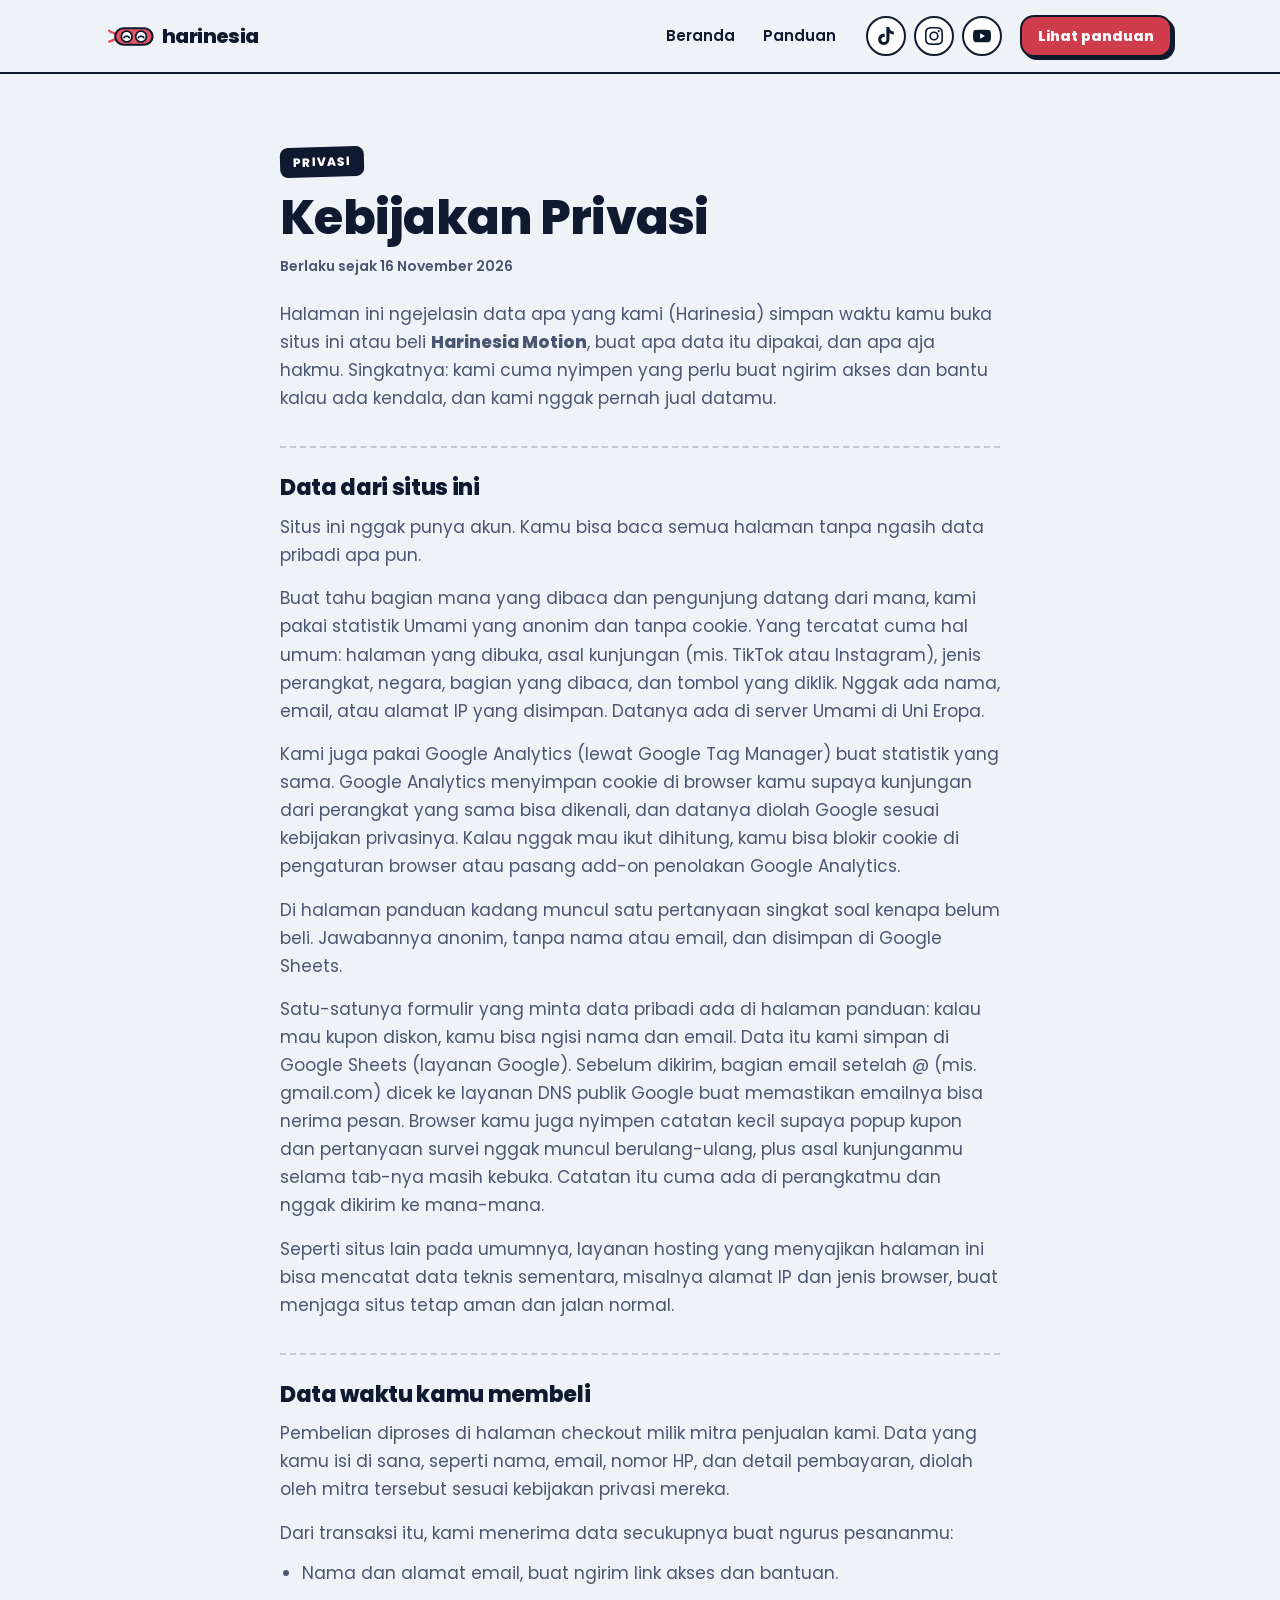
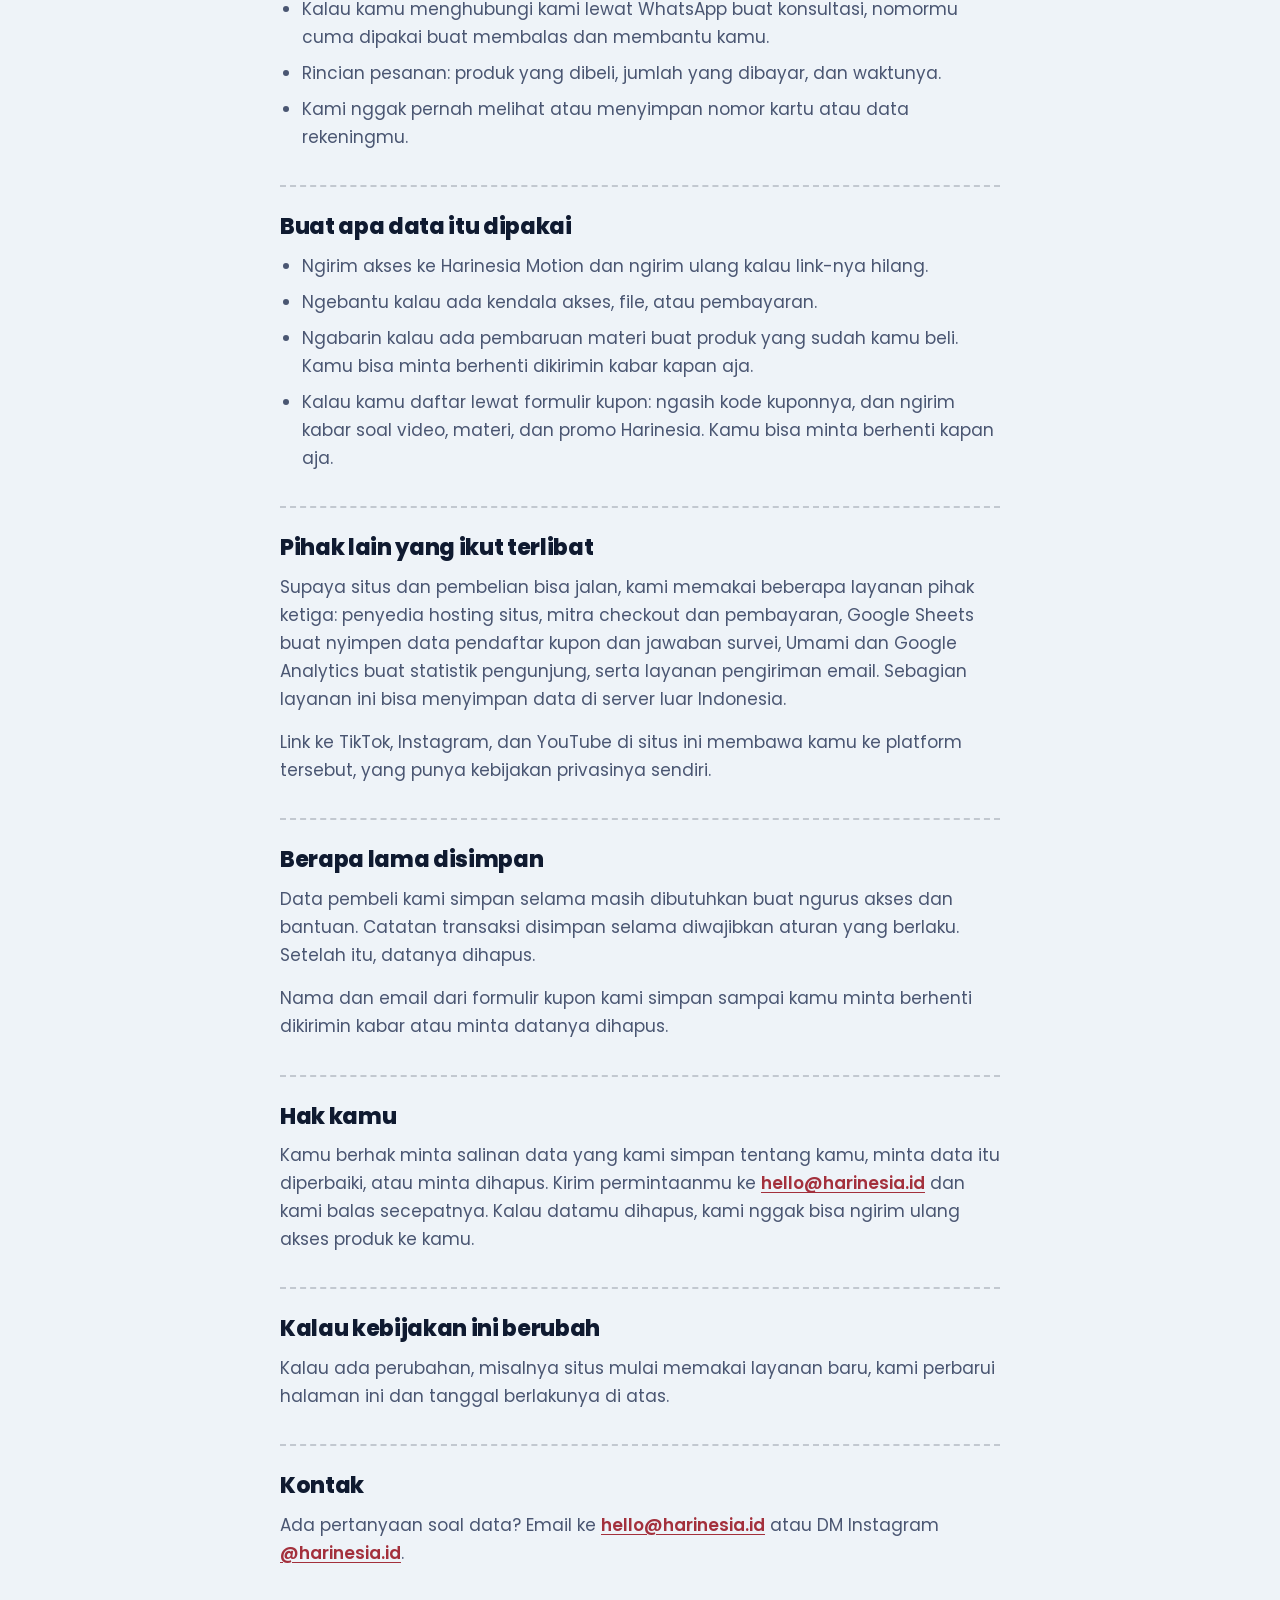
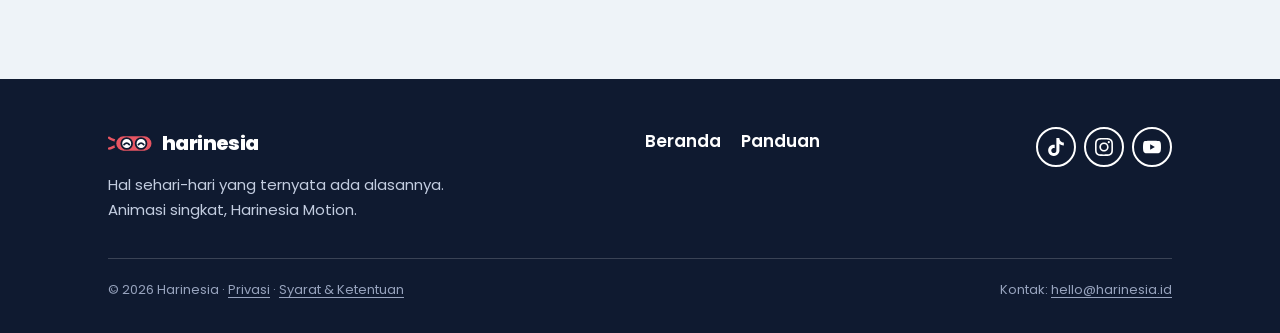
<file: privasi/index.html>
<!doctype html>
<!-- File ini dibuat otomatis oleh build.js dari data/*.json. Edit JSON-nya, jangan file ini. -->
<html lang="id">
<head>
<meta charset="utf-8">
<meta name="viewport" content="width=device-width, initial-scale=1, viewport-fit=cover">
<title>Kebijakan Privasi · Harinesia</title>
<meta name="description" content="Data apa yang Harinesia simpan, buat apa, dan gimana kamu bisa minta datamu dihapus.">
<meta name="theme-color" content="#e75562">
<meta property="og:type" content="website">
<meta property="og:locale" content="id_ID">
<meta property="og:site_name" content="Harinesia">
<meta property="og:title" content="Kebijakan Privasi · Harinesia">
<meta property="og:description" content="Data apa yang Harinesia simpan, buat apa, dan gimana kamu bisa minta datamu dihapus.">
<meta property="og:image" content="https://harinesia.id/assets/img/og.jpg">
<meta name="twitter:card" content="summary_large_image">
<link rel="canonical" href="https://harinesia.id/privasi/">
<link rel="icon" href="../favicon.svg" type="image/svg+xml">
<link rel="apple-touch-icon" href="../apple-touch-icon.png">
<link rel="preload" href="../assets/fonts/poppins-800.woff2" as="font" type="font/woff2" crossorigin>
<link rel="preload" href="../assets/fonts/poppins-400.woff2" as="font" type="font/woff2" crossorigin>
<link rel="stylesheet" href="../assets/css/style.css">
<script src="../assets/js/main.js" defer></script>
<script async id="umami-script" src="https://cloud.umami.is/script.js" data-website-id="4a4bfcca-e693-4e0f-af31-6db3487b97b8" data-domains="harinesia.id,www.harinesia.id"></script>
<script>window.dataLayer=window.dataLayer||[];(function(){var d=/[?&]gtm_debug=/.test(location.search);try{if(d)sessionStorage.setItem("gtm-debug","1");d=d||sessionStorage.getItem("gtm-debug")}catch(e){}if(["harinesia.id","www.harinesia.id"].indexOf(location.hostname)<0&&!d)return;dataLayer.push({"gtm.start":Date.now(),event:"gtm.js"});var m=function(){var t=document.createElement("script");t.async=true;t.src="https://www.googletagmanager.com/gtm.js?id=GTM-TR2NCHL3";document.head.appendChild(t)};document.readyState==="complete"?m():addEventListener("load",m)})()</script>
</head>
<body>

<svg width="0" height="0" style="position:absolute" aria-hidden="true" focusable="false">
  <symbol id="i-tiktok" viewBox="0 0 24 24"><path d="M12.525.02c1.31-.02 2.61-.01 3.91-.02.08 1.53.63 3.09 1.75 4.17 1.12 1.11 2.7 1.62 4.24 1.79v4.03c-1.44-.05-2.89-.35-4.2-.97-.57-.26-1.1-.59-1.62-.93-.01 2.92.01 5.84-.02 8.75-.08 1.4-.54 2.79-1.35 3.94-1.31 1.92-3.58 3.17-5.91 3.21-1.43.08-2.86-.31-4.08-1.03-2.02-1.19-3.44-3.37-3.65-5.71-.02-.5-.03-1-.01-1.49.18-1.9 1.12-3.72 2.58-4.96 1.66-1.44 3.98-2.13 6.15-1.72.02 1.48-.04 2.96-.04 4.44-.99-.32-2.15-.23-3.02.37-.63.41-1.11 1.04-1.36 1.75-.21.51-.15 1.07-.14 1.61.24 1.64 1.82 3.02 3.5 2.87 1.12-.01 2.19-.66 2.77-1.61.19-.33.4-.67.41-1.06.1-1.79.06-3.57.07-5.36.01-4.03-.01-8.05.02-12.07z"/></symbol>
  <symbol id="i-instagram" viewBox="0 0 24 24"><path d="M7.0301.084c-1.2768.0602-2.1487.264-2.911.5634-.7888.3075-1.4575.72-2.1228 1.3877-.6652.6677-1.075 1.3368-1.3802 2.127-.2954.7638-.4956 1.6365-.552 2.914-.0564 1.2775-.0689 1.6882-.0626 4.947.0062 3.2586.0206 3.6671.0825 4.9473.061 1.2765.264 2.1482.5635 2.9107.308.7889.72 1.4573 1.388 2.1228.6679.6655 1.3365 1.0743 2.1285 1.38.7632.295 1.6361.4961 2.9134.552 1.2773.056 1.6884.069 4.9462.0627 3.2578-.0062 3.668-.0207 4.9478-.0814 1.28-.0607 2.147-.2652 2.9098-.5633.7889-.3086 1.4578-.72 2.1228-1.3881.665-.6682 1.0745-1.3378 1.3795-2.1284.2957-.7632.4966-1.636.552-2.9124.056-1.2809.0692-1.6898.063-4.948-.0063-3.2583-.021-3.6668-.0817-4.9465-.0607-1.2797-.264-2.1487-.5633-2.9117-.3084-.7889-.72-1.4568-1.3876-2.1228C21.2982 1.33 20.628.9208 19.8378.6165 19.074.321 18.2017.1197 16.9244.0645 15.6471.0093 15.236-.005 11.977.0014 8.718.0076 8.31.0215 7.0301.0839m.1402 21.6932c-1.17-.0509-1.8053-.2453-2.2287-.408-.5606-.216-.96-.4771-1.3819-.895-.422-.4178-.6811-.8186-.9-1.378-.1644-.4234-.3624-1.058-.4171-2.228-.0595-1.2645-.072-1.6442-.079-4.848-.007-3.2037.0053-3.583.0607-4.848.05-1.169.2456-1.805.408-2.2282.216-.5613.4762-.96.895-1.3816.4188-.4217.8184-.6814 1.3783-.9003.423-.1651 1.0575-.3614 2.227-.4171 1.2655-.06 1.6447-.072 4.848-.079 3.2033-.007 3.5835.005 4.8495.0608 1.169.0508 1.8053.2445 2.228.408.5608.216.96.4754 1.3816.895.4217.4194.6816.8176.9005 1.3787.1653.4217.3617 1.056.4169 2.2263.0602 1.2655.0739 1.645.0796 4.848.0058 3.203-.0055 3.5834-.061 4.848-.051 1.17-.245 1.8055-.408 2.2294-.216.5604-.4763.96-.8954 1.3814-.419.4215-.8181.6811-1.3783.9-.4224.1649-1.0577.3617-2.2262.4174-1.2656.0595-1.6448.072-4.8493.079-3.2045.007-3.5825-.006-4.848-.0608M16.953 5.5864A1.44 1.44 0 1 0 18.39 4.144a1.44 1.44 0 0 0-1.437 1.4424M5.8385 12.012c.0067 3.4032 2.7706 6.1557 6.173 6.1493 3.4026-.0065 6.157-2.7701 6.1506-6.1733-.0065-3.4032-2.771-6.1565-6.174-6.1498-3.403.0067-6.156 2.771-6.1496 6.1738M8 12.0077a4 4 0 1 1 4.008 3.9921A3.9996 3.9996 0 0 1 8 12.0077"/></symbol>
  <symbol id="i-youtube" viewBox="0 0 24 24"><path d="M23.498 6.186a3.016 3.016 0 0 0-2.122-2.136C19.505 3.545 12 3.545 12 3.545s-7.505 0-9.377.505A3.017 3.017 0 0 0 .502 6.186C0 8.07 0 12 0 12s0 3.93.502 5.814a3.016 3.016 0 0 0 2.122 2.136c1.871.505 9.376.505 9.376.505s7.505 0 9.377-.505a3.015 3.015 0 0 0 2.122-2.136C24 15.93 24 12 24 12s0-3.93-.502-5.814zM9.545 15.568V8.432L15.818 12l-6.273 3.568z"/></symbol>
  <symbol id="i-play" viewBox="0 0 24 24"><path d="M7 4.5v15l12.5-7.5z"/></symbol>
  <symbol id="i-mask" viewBox="0 0 64 32">
    <path d="M12 13C7 10 4 11 1.5 8M12 19c-5 1-7 4-10.5 4" fill="none" stroke="#e75562" stroke-width="3.5" stroke-linecap="round"/>
    <rect x="10" y="4.5" width="52" height="23" rx="11.5" fill="#e75562" stroke="#0f1a30" stroke-width="3"/>
    <circle cx="26" cy="16" r="7.5" fill="#fff" stroke="#0f1a30" stroke-width="2.5"/>
    <circle cx="46" cy="16" r="7.5" fill="#fff" stroke="#0f1a30" stroke-width="2.5"/>
    <path d="M22.3 17.6q3.7-4.4 7.4 0M42.3 17.6q3.7-4.4 7.4 0" fill="none" stroke="#0f1a30" stroke-width="2.4" stroke-linecap="round"/>
  </symbol>
</svg>

<a class="skip" href="#isi-halaman">Langsung ke isi</a>

<header class="site-header">
  <div class="wrap header-inner">
    <a class="brand" href="../" aria-label="Harinesia, ke beranda">
      <svg class="brand-mark" aria-hidden="true"><use href="#i-mask"/></svg>
      <span class="brand-name">harinesia</span>
    </a>
    <nav class="nav" aria-label="Menu utama">
      <a href="../">Beranda</a>
      <a href="../panduan/">Panduan</a>
    </nav>
    <ul class="socials" aria-label="Harinesia di media sosial">
      <li><a href="https://www.tiktok.com/@harinesia" target="_blank" rel="noopener" aria-label="TikTok @harinesia"><svg aria-hidden="true"><use href="#i-tiktok"/></svg></a></li>
      <li><a href="https://www.instagram.com/harinesia.id/" target="_blank" rel="noopener" aria-label="Instagram @harinesia.id"><svg aria-hidden="true"><use href="#i-instagram"/></svg></a></li>
      <li><a href="https://www.youtube.com/@harinesia_id" target="_blank" rel="noopener" aria-label="YouTube @harinesia_id"><svg aria-hidden="true"><use href="#i-youtube"/></svg></a></li>
    </ul>
    <a class="btn btn--buy btn--sm header-buy" href="../panduan/">Lihat panduan</a>
  </div>
</header>

<main id="isi-halaman" class="legal-page">
  <div class="wrap">
    <article class="legal">
      <p class="tag tag--ink">Privasi</p>
      <h1>Kebijakan Privasi</h1>
      <p class="legal-date">Berlaku sejak 16 November 2026</p>
      <p class="legal-intro">Halaman ini ngejelasin data apa yang kami (Harinesia) simpan waktu kamu buka situs ini atau beli <b>Harinesia Motion</b>, buat apa data itu dipakai, dan apa aja hakmu. Singkatnya: kami cuma nyimpen yang perlu buat ngirim akses dan bantu kalau ada kendala, dan kami nggak pernah jual datamu.</p>
      <section class="legal-section">
        <h2>Data dari situs ini</h2>
        <p>Situs ini nggak punya akun. Kamu bisa baca semua halaman tanpa ngasih data pribadi apa pun.</p>
        <p>Buat tahu bagian mana yang dibaca dan pengunjung datang dari mana, kami pakai statistik Umami yang anonim dan tanpa cookie. Yang tercatat cuma hal umum: halaman yang dibuka, asal kunjungan (mis. TikTok atau Instagram), jenis perangkat, negara, bagian yang dibaca, dan tombol yang diklik. Nggak ada nama, email, atau alamat IP yang disimpan. Datanya ada di server Umami di Uni Eropa.</p>
        <p>Kami juga pakai Google Analytics (lewat Google Tag Manager) buat statistik yang sama. Google Analytics menyimpan cookie di browser kamu supaya kunjungan dari perangkat yang sama bisa dikenali, dan datanya diolah Google sesuai kebijakan privasinya. Kalau nggak mau ikut dihitung, kamu bisa blokir cookie di pengaturan browser atau pasang add-on penolakan Google Analytics.</p>
        <p>Di halaman panduan kadang muncul satu pertanyaan singkat soal kenapa belum beli. Jawabannya anonim, tanpa nama atau email, dan disimpan di Google Sheets.</p>
        <p>Satu-satunya formulir yang minta data pribadi ada di halaman panduan: kalau mau kupon diskon, kamu bisa ngisi nama dan email. Data itu kami simpan di Google Sheets (layanan Google). Sebelum dikirim, bagian email setelah @ (mis. gmail.com) dicek ke layanan DNS publik Google buat memastikan emailnya bisa nerima pesan. Browser kamu juga nyimpen catatan kecil supaya popup kupon dan pertanyaan survei nggak muncul berulang-ulang, plus asal kunjunganmu selama tab-nya masih kebuka. Catatan itu cuma ada di perangkatmu dan nggak dikirim ke mana-mana.</p>
        <p>Seperti situs lain pada umumnya, layanan hosting yang menyajikan halaman ini bisa mencatat data teknis sementara, misalnya alamat IP dan jenis browser, buat menjaga situs tetap aman dan jalan normal.</p>
      </section>
      <section class="legal-section">
        <h2>Data waktu kamu membeli</h2>
        <p>Pembelian diproses di halaman checkout milik mitra penjualan kami. Data yang kamu isi di sana, seperti nama, email, nomor HP, dan detail pembayaran, diolah oleh mitra tersebut sesuai kebijakan privasi mereka.</p>
        <p>Dari transaksi itu, kami menerima data secukupnya buat ngurus pesananmu:</p>
        <ul>
          <li>Nama dan alamat email, buat ngirim link akses dan bantuan.</li>
          <li>Kalau kamu menghubungi kami lewat WhatsApp buat konsultasi, nomormu cuma dipakai buat membalas dan membantu kamu.</li>
          <li>Rincian pesanan: produk yang dibeli, jumlah yang dibayar, dan waktunya.</li>
          <li>Kami nggak pernah melihat atau menyimpan nomor kartu atau data rekeningmu.</li>
        </ul>
      </section>
      <section class="legal-section">
        <h2>Buat apa data itu dipakai</h2>

        <ul>
          <li>Ngirim akses ke Harinesia Motion dan ngirim ulang kalau link-nya hilang.</li>
          <li>Ngebantu kalau ada kendala akses, file, atau pembayaran.</li>
          <li>Ngabarin kalau ada pembaruan materi buat produk yang sudah kamu beli. Kamu bisa minta berhenti dikirimin kabar kapan aja.</li>
          <li>Kalau kamu daftar lewat formulir kupon: ngasih kode kuponnya, dan ngirim kabar soal video, materi, dan promo Harinesia. Kamu bisa minta berhenti kapan aja.</li>
        </ul>
      </section>
      <section class="legal-section">
        <h2>Pihak lain yang ikut terlibat</h2>
        <p>Supaya situs dan pembelian bisa jalan, kami memakai beberapa layanan pihak ketiga: penyedia hosting situs, mitra checkout dan pembayaran, Google Sheets buat nyimpen data pendaftar kupon dan jawaban survei, Umami dan Google Analytics buat statistik pengunjung, serta layanan pengiriman email. Sebagian layanan ini bisa menyimpan data di server luar Indonesia.</p>
        <p>Link ke TikTok, Instagram, dan YouTube di situs ini membawa kamu ke platform tersebut, yang punya kebijakan privasinya sendiri.</p>
      </section>
      <section class="legal-section">
        <h2>Berapa lama disimpan</h2>
        <p>Data pembeli kami simpan selama masih dibutuhkan buat ngurus akses dan bantuan. Catatan transaksi disimpan selama diwajibkan aturan yang berlaku. Setelah itu, datanya dihapus.</p>
        <p>Nama dan email dari formulir kupon kami simpan sampai kamu minta berhenti dikirimin kabar atau minta datanya dihapus.</p>
      </section>
      <section class="legal-section">
        <h2>Hak kamu</h2>
        <p>Kamu berhak minta salinan data yang kami simpan tentang kamu, minta data itu diperbaiki, atau minta dihapus. Kirim permintaanmu ke <a href="mailto:hello@harinesia.id">hello@harinesia.id</a> dan kami balas secepatnya. Kalau datamu dihapus, kami nggak bisa ngirim ulang akses produk ke kamu.</p>
      </section>
      <section class="legal-section">
        <h2>Kalau kebijakan ini berubah</h2>
        <p>Kalau ada perubahan, misalnya situs mulai memakai layanan baru, kami perbarui halaman ini dan tanggal berlakunya di atas.</p>
      </section>
      <section class="legal-section">
        <h2>Kontak</h2>
        <p>Ada pertanyaan soal data? Email ke <a href="mailto:hello@harinesia.id">hello@harinesia.id</a> atau DM Instagram <a href="https://www.instagram.com/harinesia.id/" target="_blank" rel="noopener">@harinesia.id</a>.</p>
      </section>
    </article>
  </div>
</main>

<footer class="site-footer">
  <div class="wrap">
    <div class="footer-grid">
      <div>
        <a class="brand" href="../" aria-label="Harinesia, ke beranda">
          <svg class="brand-mark" aria-hidden="true"><use href="#i-mask"/></svg>
          <span class="brand-name">harinesia</span>
        </a>
        <p class="footer-tagline">Hal sehari-hari yang ternyata ada alasannya.<br>Animasi singkat, Harinesia Motion.</p>
      </div>
      <nav class="footer-links" aria-label="Halaman">
        <a href="../">Beranda</a>
        <a href="../panduan/">Panduan</a>
      </nav>
      <ul class="socials" aria-label="Harinesia di media sosial">
        <li><a href="https://www.tiktok.com/@harinesia" target="_blank" rel="noopener" aria-label="TikTok @harinesia"><svg aria-hidden="true"><use href="#i-tiktok"/></svg></a></li>
        <li><a href="https://www.instagram.com/harinesia.id/" target="_blank" rel="noopener" aria-label="Instagram @harinesia.id"><svg aria-hidden="true"><use href="#i-instagram"/></svg></a></li>
        <li><a href="https://www.youtube.com/@harinesia_id" target="_blank" rel="noopener" aria-label="YouTube @harinesia_id"><svg aria-hidden="true"><use href="#i-youtube"/></svg></a></li>
      </ul>
    </div>
    <div class="footer-bottom">
      <span>© 2026 Harinesia · <a href="../privasi/" aria-current="page">Privasi</a> · <a href="../syarat/">Syarat &amp; Ketentuan</a></span>
      <span>Kontak: <a href="mailto:hello@harinesia.id">hello@harinesia.id</a></span>
    </div>
  </div>
</footer>

</body>
</html>
</file>
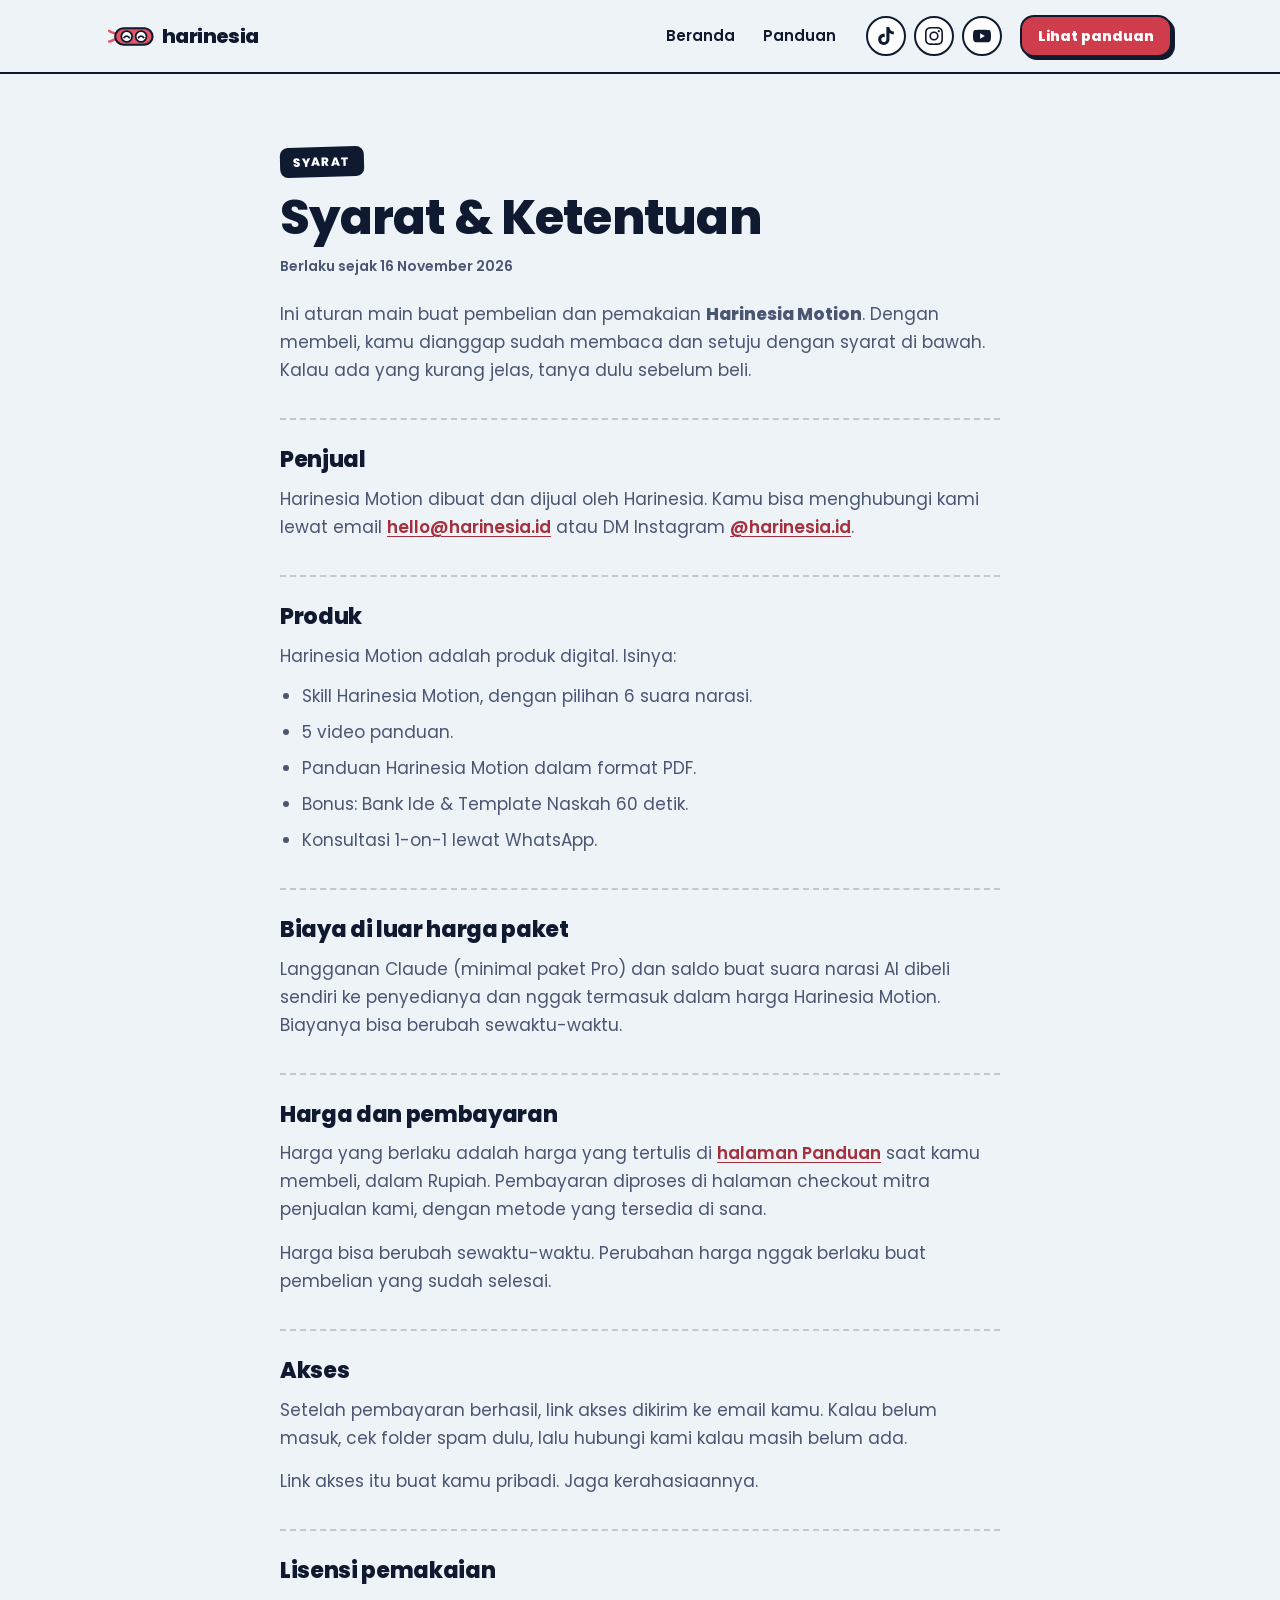
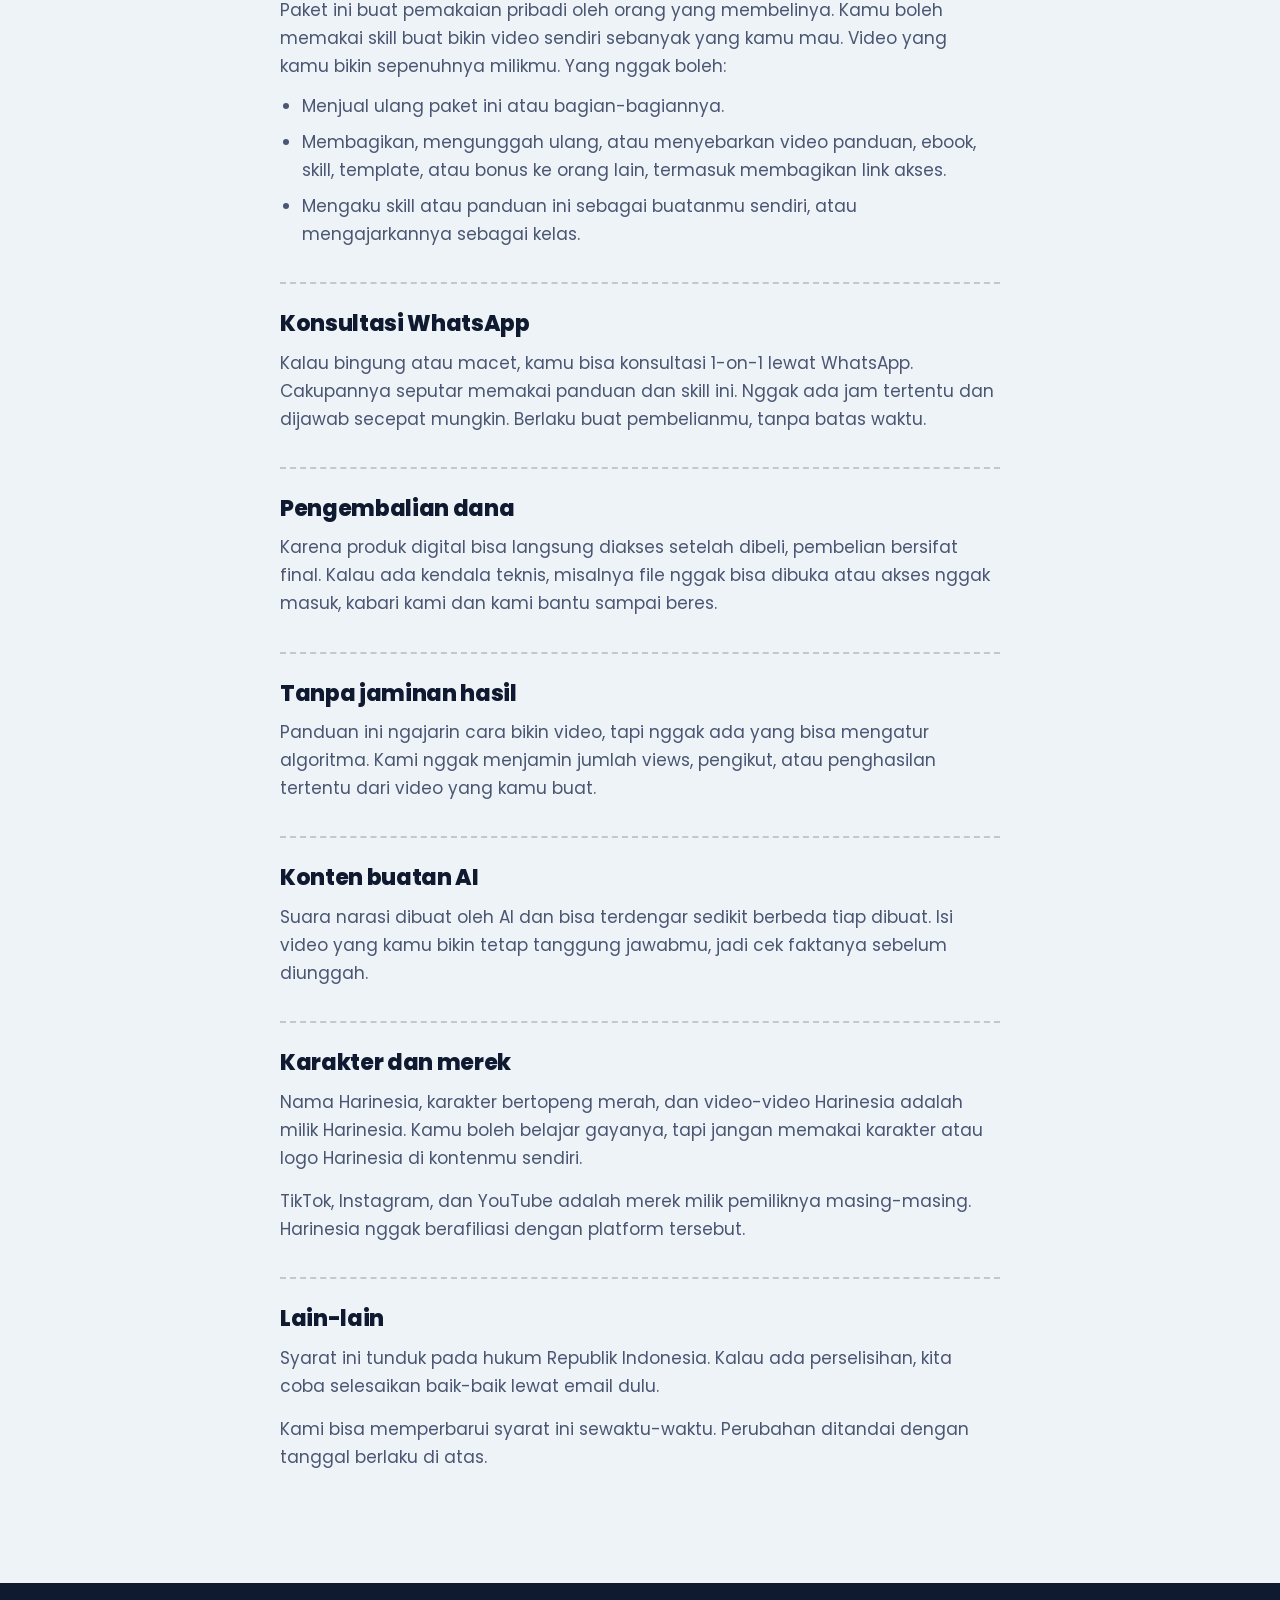
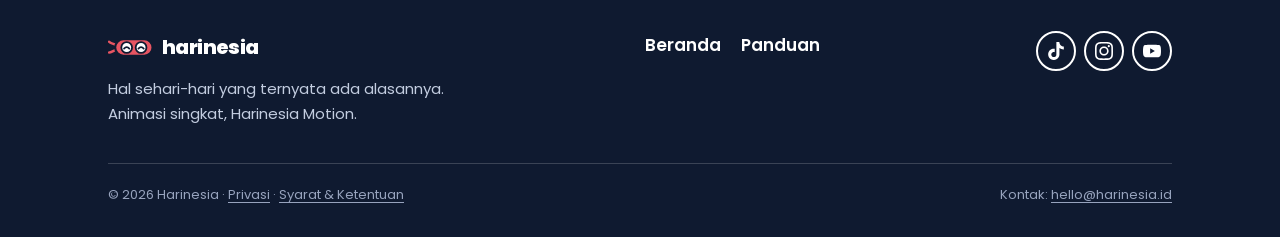
<file: syarat/index.html>
<!doctype html>
<!-- File ini dibuat otomatis oleh build.js dari data/*.json. Edit JSON-nya, jangan file ini. -->
<html lang="id">
<head>
<meta charset="utf-8">
<meta name="viewport" content="width=device-width, initial-scale=1, viewport-fit=cover">
<title>Syarat &amp; Ketentuan · Harinesia</title>
<meta name="description" content="Aturan pembelian dan pemakaian Harinesia Motion dari Harinesia.">
<meta name="theme-color" content="#e75562">
<meta property="og:type" content="website">
<meta property="og:locale" content="id_ID">
<meta property="og:site_name" content="Harinesia">
<meta property="og:title" content="Syarat &amp; Ketentuan · Harinesia">
<meta property="og:description" content="Aturan pembelian dan pemakaian Harinesia Motion dari Harinesia.">
<meta property="og:image" content="https://harinesia.id/assets/img/og.jpg">
<meta name="twitter:card" content="summary_large_image">
<link rel="canonical" href="https://harinesia.id/syarat/">
<link rel="icon" href="../favicon.svg" type="image/svg+xml">
<link rel="apple-touch-icon" href="../apple-touch-icon.png">
<link rel="preload" href="../assets/fonts/poppins-800.woff2" as="font" type="font/woff2" crossorigin>
<link rel="preload" href="../assets/fonts/poppins-400.woff2" as="font" type="font/woff2" crossorigin>
<link rel="stylesheet" href="../assets/css/style.css">
<script src="../assets/js/main.js" defer></script>
<script async id="umami-script" src="https://cloud.umami.is/script.js" data-website-id="4a4bfcca-e693-4e0f-af31-6db3487b97b8" data-domains="harinesia.id,www.harinesia.id"></script>
<script>window.dataLayer=window.dataLayer||[];(function(){var d=/[?&]gtm_debug=/.test(location.search);try{if(d)sessionStorage.setItem("gtm-debug","1");d=d||sessionStorage.getItem("gtm-debug")}catch(e){}if(["harinesia.id","www.harinesia.id"].indexOf(location.hostname)<0&&!d)return;dataLayer.push({"gtm.start":Date.now(),event:"gtm.js"});var m=function(){var t=document.createElement("script");t.async=true;t.src="https://www.googletagmanager.com/gtm.js?id=GTM-TR2NCHL3";document.head.appendChild(t)};document.readyState==="complete"?m():addEventListener("load",m)})()</script>
</head>
<body>

<svg width="0" height="0" style="position:absolute" aria-hidden="true" focusable="false">
  <symbol id="i-tiktok" viewBox="0 0 24 24"><path d="M12.525.02c1.31-.02 2.61-.01 3.91-.02.08 1.53.63 3.09 1.75 4.17 1.12 1.11 2.7 1.62 4.24 1.79v4.03c-1.44-.05-2.89-.35-4.2-.97-.57-.26-1.1-.59-1.62-.93-.01 2.92.01 5.84-.02 8.75-.08 1.4-.54 2.79-1.35 3.94-1.31 1.92-3.58 3.17-5.91 3.21-1.43.08-2.86-.31-4.08-1.03-2.02-1.19-3.44-3.37-3.65-5.71-.02-.5-.03-1-.01-1.49.18-1.9 1.12-3.72 2.58-4.96 1.66-1.44 3.98-2.13 6.15-1.72.02 1.48-.04 2.96-.04 4.44-.99-.32-2.15-.23-3.02.37-.63.41-1.11 1.04-1.36 1.75-.21.51-.15 1.07-.14 1.61.24 1.64 1.82 3.02 3.5 2.87 1.12-.01 2.19-.66 2.77-1.61.19-.33.4-.67.41-1.06.1-1.79.06-3.57.07-5.36.01-4.03-.01-8.05.02-12.07z"/></symbol>
  <symbol id="i-instagram" viewBox="0 0 24 24"><path d="M7.0301.084c-1.2768.0602-2.1487.264-2.911.5634-.7888.3075-1.4575.72-2.1228 1.3877-.6652.6677-1.075 1.3368-1.3802 2.127-.2954.7638-.4956 1.6365-.552 2.914-.0564 1.2775-.0689 1.6882-.0626 4.947.0062 3.2586.0206 3.6671.0825 4.9473.061 1.2765.264 2.1482.5635 2.9107.308.7889.72 1.4573 1.388 2.1228.6679.6655 1.3365 1.0743 2.1285 1.38.7632.295 1.6361.4961 2.9134.552 1.2773.056 1.6884.069 4.9462.0627 3.2578-.0062 3.668-.0207 4.9478-.0814 1.28-.0607 2.147-.2652 2.9098-.5633.7889-.3086 1.4578-.72 2.1228-1.3881.665-.6682 1.0745-1.3378 1.3795-2.1284.2957-.7632.4966-1.636.552-2.9124.056-1.2809.0692-1.6898.063-4.948-.0063-3.2583-.021-3.6668-.0817-4.9465-.0607-1.2797-.264-2.1487-.5633-2.9117-.3084-.7889-.72-1.4568-1.3876-2.1228C21.2982 1.33 20.628.9208 19.8378.6165 19.074.321 18.2017.1197 16.9244.0645 15.6471.0093 15.236-.005 11.977.0014 8.718.0076 8.31.0215 7.0301.0839m.1402 21.6932c-1.17-.0509-1.8053-.2453-2.2287-.408-.5606-.216-.96-.4771-1.3819-.895-.422-.4178-.6811-.8186-.9-1.378-.1644-.4234-.3624-1.058-.4171-2.228-.0595-1.2645-.072-1.6442-.079-4.848-.007-3.2037.0053-3.583.0607-4.848.05-1.169.2456-1.805.408-2.2282.216-.5613.4762-.96.895-1.3816.4188-.4217.8184-.6814 1.3783-.9003.423-.1651 1.0575-.3614 2.227-.4171 1.2655-.06 1.6447-.072 4.848-.079 3.2033-.007 3.5835.005 4.8495.0608 1.169.0508 1.8053.2445 2.228.408.5608.216.96.4754 1.3816.895.4217.4194.6816.8176.9005 1.3787.1653.4217.3617 1.056.4169 2.2263.0602 1.2655.0739 1.645.0796 4.848.0058 3.203-.0055 3.5834-.061 4.848-.051 1.17-.245 1.8055-.408 2.2294-.216.5604-.4763.96-.8954 1.3814-.419.4215-.8181.6811-1.3783.9-.4224.1649-1.0577.3617-2.2262.4174-1.2656.0595-1.6448.072-4.8493.079-3.2045.007-3.5825-.006-4.848-.0608M16.953 5.5864A1.44 1.44 0 1 0 18.39 4.144a1.44 1.44 0 0 0-1.437 1.4424M5.8385 12.012c.0067 3.4032 2.7706 6.1557 6.173 6.1493 3.4026-.0065 6.157-2.7701 6.1506-6.1733-.0065-3.4032-2.771-6.1565-6.174-6.1498-3.403.0067-6.156 2.771-6.1496 6.1738M8 12.0077a4 4 0 1 1 4.008 3.9921A3.9996 3.9996 0 0 1 8 12.0077"/></symbol>
  <symbol id="i-youtube" viewBox="0 0 24 24"><path d="M23.498 6.186a3.016 3.016 0 0 0-2.122-2.136C19.505 3.545 12 3.545 12 3.545s-7.505 0-9.377.505A3.017 3.017 0 0 0 .502 6.186C0 8.07 0 12 0 12s0 3.93.502 5.814a3.016 3.016 0 0 0 2.122 2.136c1.871.505 9.376.505 9.376.505s7.505 0 9.377-.505a3.015 3.015 0 0 0 2.122-2.136C24 15.93 24 12 24 12s0-3.93-.502-5.814zM9.545 15.568V8.432L15.818 12l-6.273 3.568z"/></symbol>
  <symbol id="i-play" viewBox="0 0 24 24"><path d="M7 4.5v15l12.5-7.5z"/></symbol>
  <symbol id="i-mask" viewBox="0 0 64 32">
    <path d="M12 13C7 10 4 11 1.5 8M12 19c-5 1-7 4-10.5 4" fill="none" stroke="#e75562" stroke-width="3.5" stroke-linecap="round"/>
    <rect x="10" y="4.5" width="52" height="23" rx="11.5" fill="#e75562" stroke="#0f1a30" stroke-width="3"/>
    <circle cx="26" cy="16" r="7.5" fill="#fff" stroke="#0f1a30" stroke-width="2.5"/>
    <circle cx="46" cy="16" r="7.5" fill="#fff" stroke="#0f1a30" stroke-width="2.5"/>
    <path d="M22.3 17.6q3.7-4.4 7.4 0M42.3 17.6q3.7-4.4 7.4 0" fill="none" stroke="#0f1a30" stroke-width="2.4" stroke-linecap="round"/>
  </symbol>
</svg>

<a class="skip" href="#isi-halaman">Langsung ke isi</a>

<header class="site-header">
  <div class="wrap header-inner">
    <a class="brand" href="../" aria-label="Harinesia, ke beranda">
      <svg class="brand-mark" aria-hidden="true"><use href="#i-mask"/></svg>
      <span class="brand-name">harinesia</span>
    </a>
    <nav class="nav" aria-label="Menu utama">
      <a href="../">Beranda</a>
      <a href="../panduan/">Panduan</a>
    </nav>
    <ul class="socials" aria-label="Harinesia di media sosial">
      <li><a href="https://www.tiktok.com/@harinesia" target="_blank" rel="noopener" aria-label="TikTok @harinesia"><svg aria-hidden="true"><use href="#i-tiktok"/></svg></a></li>
      <li><a href="https://www.instagram.com/harinesia.id/" target="_blank" rel="noopener" aria-label="Instagram @harinesia.id"><svg aria-hidden="true"><use href="#i-instagram"/></svg></a></li>
      <li><a href="https://www.youtube.com/@harinesia_id" target="_blank" rel="noopener" aria-label="YouTube @harinesia_id"><svg aria-hidden="true"><use href="#i-youtube"/></svg></a></li>
    </ul>
    <a class="btn btn--buy btn--sm header-buy" href="../panduan/">Lihat panduan</a>
  </div>
</header>

<main id="isi-halaman" class="legal-page">
  <div class="wrap">
    <article class="legal">
      <p class="tag tag--ink">Syarat</p>
      <h1>Syarat &amp; Ketentuan</h1>
      <p class="legal-date">Berlaku sejak 16 November 2026</p>
      <p class="legal-intro">Ini aturan main buat pembelian dan pemakaian <b>Harinesia Motion</b>. Dengan membeli, kamu dianggap sudah membaca dan setuju dengan syarat di bawah. Kalau ada yang kurang jelas, tanya dulu sebelum beli.</p>
      <section class="legal-section">
        <h2>Penjual</h2>
        <p>Harinesia Motion dibuat dan dijual oleh Harinesia. Kamu bisa menghubungi kami lewat email <a href="mailto:hello@harinesia.id">hello@harinesia.id</a> atau DM Instagram <a href="https://www.instagram.com/harinesia.id/" target="_blank" rel="noopener">@harinesia.id</a>.</p>
      </section>
      <section class="legal-section">
        <h2>Produk</h2>
        <p>Harinesia Motion adalah produk digital. Isinya:</p>
        <ul>
          <li>Skill Harinesia Motion, dengan pilihan 6 suara narasi.</li>
          <li>5 video panduan.</li>
          <li>Panduan Harinesia Motion dalam format PDF.</li>
          <li>Bonus: Bank Ide &amp; Template Naskah 60 detik.</li>
          <li>Konsultasi 1-on-1 lewat WhatsApp.</li>
        </ul>
      </section>
      <section class="legal-section">
        <h2>Biaya di luar harga paket</h2>
        <p>Langganan Claude (minimal paket Pro) dan saldo buat suara narasi AI dibeli sendiri ke penyedianya dan nggak termasuk dalam harga Harinesia Motion. Biayanya bisa berubah sewaktu-waktu.</p>
      </section>
      <section class="legal-section">
        <h2>Harga dan pembayaran</h2>
        <p>Harga yang berlaku adalah harga yang tertulis di <a href="../panduan/">halaman Panduan</a> saat kamu membeli, dalam Rupiah. Pembayaran diproses di halaman checkout mitra penjualan kami, dengan metode yang tersedia di sana.</p>
        <p>Harga bisa berubah sewaktu-waktu. Perubahan harga nggak berlaku buat pembelian yang sudah selesai.</p>
      </section>
      <section class="legal-section">
        <h2>Akses</h2>
        <p>Setelah pembayaran berhasil, link akses dikirim ke email kamu. Kalau belum masuk, cek folder spam dulu, lalu hubungi kami kalau masih belum ada.</p>
        <p>Link akses itu buat kamu pribadi. Jaga kerahasiaannya.</p>
      </section>
      <section class="legal-section">
        <h2>Lisensi pemakaian</h2>
        <p>Paket ini buat pemakaian pribadi oleh orang yang membelinya. Kamu boleh memakai skill buat bikin video sendiri sebanyak yang kamu mau. Video yang kamu bikin sepenuhnya milikmu. Yang nggak boleh:</p>
        <ul>
          <li>Menjual ulang paket ini atau bagian-bagiannya.</li>
          <li>Membagikan, mengunggah ulang, atau menyebarkan video panduan, ebook, skill, template, atau bonus ke orang lain, termasuk membagikan link akses.</li>
          <li>Mengaku skill atau panduan ini sebagai buatanmu sendiri, atau mengajarkannya sebagai kelas.</li>
        </ul>
      </section>
      <section class="legal-section">
        <h2>Konsultasi WhatsApp</h2>
        <p>Kalau bingung atau macet, kamu bisa konsultasi 1-on-1 lewat WhatsApp. Cakupannya seputar memakai panduan dan skill ini. Nggak ada jam tertentu dan dijawab secepat mungkin. Berlaku buat pembelianmu, tanpa batas waktu.</p>
      </section>
      <section class="legal-section">
        <h2>Pengembalian dana</h2>
        <p>Karena produk digital bisa langsung diakses setelah dibeli, pembelian bersifat final. Kalau ada kendala teknis, misalnya file nggak bisa dibuka atau akses nggak masuk, kabari kami dan kami bantu sampai beres.</p>
      </section>
      <section class="legal-section">
        <h2>Tanpa jaminan hasil</h2>
        <p>Panduan ini ngajarin cara bikin video, tapi nggak ada yang bisa mengatur algoritma. Kami nggak menjamin jumlah views, pengikut, atau penghasilan tertentu dari video yang kamu buat.</p>
      </section>
      <section class="legal-section">
        <h2>Konten buatan AI</h2>
        <p>Suara narasi dibuat oleh AI dan bisa terdengar sedikit berbeda tiap dibuat. Isi video yang kamu bikin tetap tanggung jawabmu, jadi cek faktanya sebelum diunggah.</p>
      </section>
      <section class="legal-section">
        <h2>Karakter dan merek</h2>
        <p>Nama Harinesia, karakter bertopeng merah, dan video-video Harinesia adalah milik Harinesia. Kamu boleh belajar gayanya, tapi jangan memakai karakter atau logo Harinesia di kontenmu sendiri.</p>
        <p>TikTok, Instagram, dan YouTube adalah merek milik pemiliknya masing-masing. Harinesia nggak berafiliasi dengan platform tersebut.</p>
      </section>
      <section class="legal-section">
        <h2>Lain-lain</h2>
        <p>Syarat ini tunduk pada hukum Republik Indonesia. Kalau ada perselisihan, kita coba selesaikan baik-baik lewat email dulu.</p>
        <p>Kami bisa memperbarui syarat ini sewaktu-waktu. Perubahan ditandai dengan tanggal berlaku di atas.</p>
      </section>
    </article>
  </div>
</main>

<footer class="site-footer">
  <div class="wrap">
    <div class="footer-grid">
      <div>
        <a class="brand" href="../" aria-label="Harinesia, ke beranda">
          <svg class="brand-mark" aria-hidden="true"><use href="#i-mask"/></svg>
          <span class="brand-name">harinesia</span>
        </a>
        <p class="footer-tagline">Hal sehari-hari yang ternyata ada alasannya.<br>Animasi singkat, Harinesia Motion.</p>
      </div>
      <nav class="footer-links" aria-label="Halaman">
        <a href="../">Beranda</a>
        <a href="../panduan/">Panduan</a>
      </nav>
      <ul class="socials" aria-label="Harinesia di media sosial">
        <li><a href="https://www.tiktok.com/@harinesia" target="_blank" rel="noopener" aria-label="TikTok @harinesia"><svg aria-hidden="true"><use href="#i-tiktok"/></svg></a></li>
        <li><a href="https://www.instagram.com/harinesia.id/" target="_blank" rel="noopener" aria-label="Instagram @harinesia.id"><svg aria-hidden="true"><use href="#i-instagram"/></svg></a></li>
        <li><a href="https://www.youtube.com/@harinesia_id" target="_blank" rel="noopener" aria-label="YouTube @harinesia_id"><svg aria-hidden="true"><use href="#i-youtube"/></svg></a></li>
      </ul>
    </div>
    <div class="footer-bottom">
      <span>© 2026 Harinesia · <a href="../privasi/">Privasi</a> · <a href="../syarat/" aria-current="page">Syarat &amp; Ketentuan</a></span>
      <span>Kontak: <a href="mailto:hello@harinesia.id">hello@harinesia.id</a></span>
    </div>
  </div>
</footer>

</body>
</html>
</file>
<file: assets/css/style.css>
/* =========================================================
   Harinesia · gaya dasar
   Warna & bentuk diambil dari video Harinesia: garis navy tebal,
   teks kapital kuning, topeng merah, latar biru-putih.
   ========================================================= */

@font-face { font-family: "Poppins"; font-style: normal; font-weight: 400; font-display: swap; src: url("../fonts/poppins-400.woff2") format("woff2"); }
@font-face { font-family: "Poppins"; font-style: normal; font-weight: 600; font-display: swap; src: url("../fonts/poppins-600.woff2") format("woff2"); }
@font-face { font-family: "Poppins"; font-style: normal; font-weight: 800; font-display: swap; src: url("../fonts/poppins-800.woff2") format("woff2"); }

:root {
  --ink: #0f1a30;
  --ink-soft: #4a5672;
  --bg: #eef3f8;
  --paper: #ffffff;
  --yellow: #ffc83d;
  --yellow-soft: #fff3cc;
  --red: #e0163b;
  /* warna utama: merah topeng versi lembut */
  --accent: #cf3c4b;        /* tombol & label: teks putih di atasnya kontras 4,8:1 */
  --accent-hover: #b8323f;
  --accent-soft: #e75562;   /* merah topeng versi lembut: caption, hiasan, link di latar gelap */
  --accent-deep: #a3303c;
  --accent-tint: #fde8ea;
  --accent-tint-2: #f9cdd1;
  --pink: #ffd0d9;
  --sky: #d8ecff;
  --mint: #d3f5e1;
  --green: #12924c;
  --night: #0b1324;
  --night-2: #15213b;
  --night-text: #c3cde0;

  --bw: 2.5px;
  --radius: 20px;
  --radius-sm: 12px;
  --shadow: 4px 4px 0 var(--ink);
  --shadow-lg: 7px 7px 0 var(--ink);
  --wrap: 1120px;
  --gutter: 16px;
  --header-h: 64px;

  --font: "Poppins", ui-sans-serif, system-ui, -apple-system, "Segoe UI", Roboto, sans-serif;
  color-scheme: light;
}

@media (min-width: 768px) {
  :root { --gutter: 28px; --header-h: 72px; }
}

/* ---------- reset ---------- */
*, *::before, *::after { box-sizing: border-box; }
html { -webkit-text-size-adjust: 100%; scroll-padding-top: calc(var(--header-h) + 12px); }
@media (prefers-reduced-motion: no-preference) { html { scroll-behavior: smooth; } }
body {
  margin: 0;
  font-family: var(--font);
  font-size: 1rem;
  line-height: 1.65;
  color: var(--ink);
  background: var(--bg);
  -webkit-font-smoothing: antialiased;
  text-rendering: optimizeLegibility;
}
img, svg { display: block; max-width: 100%; }
img { height: auto; }
h1, h2, h3 { margin: 0; font-weight: 800; line-height: 1.12; letter-spacing: -0.015em; text-wrap: balance; }
p { margin: 0; }
p + p { margin-top: 0.9em; }
ul, ol { margin: 0; padding: 0; list-style: none; }
a { color: inherit; }
b, strong { font-weight: 800; }
s { text-decoration-thickness: 2px; }
:focus-visible { outline: 3px solid var(--accent); outline-offset: 3px; border-radius: 6px; }

.wrap { width: 100%; max-width: var(--wrap); margin-inline: auto; padding-inline: var(--gutter); }
.visually-hidden { position: absolute !important; width: 1px; height: 1px; overflow: hidden; clip: rect(0 0 0 0); white-space: nowrap; }

.skip {
  position: absolute; left: 12px; top: -60px; z-index: 100;
  background: var(--accent); color: #fff; border: var(--bw) solid var(--ink); border-radius: 10px;
  padding: 8px 14px; font-weight: 800; text-decoration: none;
}
.skip:focus { top: 12px; }

/* ---------- placeholder (mode review) ---------- */
.show-ph .ph {
  background: var(--yellow-soft);
  color: var(--ink);
  outline: 1.5px dashed #b07d00;
  outline-offset: 1px;
  border-radius: 4px;
  padding: 0 0.2em;
  -webkit-box-decoration-break: clone;
  box-decoration-break: clone;
}

.section--night :focus-visible, .site-footer :focus-visible { outline-color: #fff; }

/* ---------- komponen kecil ---------- */
.tag {
  display: inline-block;
  font-size: 0.75rem; font-weight: 800; line-height: 1.2;
  letter-spacing: 0.08em; text-transform: uppercase;
  padding: 6px 11px;
  background: var(--accent); color: #fff;
  border: 2px solid var(--ink); border-radius: 8px;
  transform: rotate(-1.5deg);
}
.tag--ink { background: var(--ink); color: #fff; }
.tag--paper { background: var(--paper); color: var(--ink); }

/* teks kuning bergaris navy, seperti caption di video */
.cap {
  color: var(--accent-soft);
  text-shadow:
    -2px -2px 0 var(--ink), 0 -2px 0 var(--ink), 2px -2px 0 var(--ink),
    -2px 0 0 var(--ink), 2px 0 0 var(--ink),
    -2px 2px 0 var(--ink), 0 2px 0 var(--ink), 2px 2px 0 var(--ink),
    0 5px 0 var(--ink);
  white-space: nowrap;
  display: inline-block;
}

.btn {
  --btn-bg: var(--paper);
  display: inline-flex; align-items: center; justify-content: center; gap: 10px;
  min-height: 48px; padding: 12px 22px;
  font: 800 1rem/1.2 var(--font); text-align: center; text-decoration: none;
  color: var(--ink); background: var(--btn-bg);
  border: var(--bw) solid var(--ink); border-radius: 14px;
  box-shadow: var(--shadow);
  cursor: pointer;
  transition: transform 0.12s ease, box-shadow 0.12s ease, background-color 0.12s ease;
  -webkit-tap-highlight-color: transparent;
}
.btn:active { transform: translate(3px, 3px); box-shadow: 1px 1px 0 var(--ink); }
.btn svg { width: 20px; height: 20px; flex: none; fill: currentColor; }
.btn--buy { --btn-bg: var(--accent); color: #fff; }
.btn--lg { min-height: 56px; padding: 14px 26px; font-size: 1.0625rem; }
.btn--sm { min-height: 42px; padding: 8px 16px; font-size: 0.875rem; box-shadow: 3px 3px 0 var(--ink); }
.btn--block { width: 100%; }

/* ---------- header ---------- */
.site-header {
  position: sticky; top: 0; z-index: 50;
  background: var(--bg);
  border-bottom: var(--bw) solid var(--ink);
}
.header-inner { display: flex; align-items: center; gap: 12px; height: var(--header-h); }
.brand { display: inline-flex; align-items: center; gap: 8px; text-decoration: none; margin-right: auto; }
.brand-mark { width: 46px; height: 23px; }
.brand-name { font-weight: 800; font-size: 1.25rem; letter-spacing: -0.03em; }
.nav { display: none; gap: 4px; }
.nav a {
  padding: 8px 12px; border-radius: 10px;
  font-size: 0.9375rem; font-weight: 600; text-decoration: none;
}
.nav a[aria-current="page"] { background: var(--paper); box-shadow: inset 0 0 0 2px var(--ink); }
.header-buy { display: none; }

.socials { display: flex; gap: 8px; }
.socials a {
  display: grid; place-items: center;
  width: 40px; height: 40px;
  background: var(--paper); border: 2px solid var(--ink); border-radius: 50%;
  transition: background-color 0.12s ease, transform 0.12s ease;
}
.socials svg { width: 18px; height: 18px; fill: var(--ink); }

@media (min-width: 640px) { .header-buy { display: inline-flex; } }
@media (min-width: 1024px) { .nav { display: flex; } .header-inner { gap: 18px; } }

/* ---------- section umum ---------- */
.section { padding-block: 64px; }
.section--tight { padding-block: 48px; }
.section--night { background: var(--night); color: #fff; }
.section--night .lead, .section--night p:not(.tag) { color: var(--night-text); }
.section--accent { background: var(--accent-tint); border-block: var(--bw) solid var(--ink); }
.section--paper { background: var(--paper); border-block: var(--bw) solid var(--ink); }
.section-head { max-width: 700px; margin-bottom: 32px; }
.section-head--center { margin-inline: auto; text-align: center; }
.section-head .tag { margin-bottom: 14px; }
.section-head h2, .h2 { font-size: clamp(1.75rem, 6vw, 2.75rem); }
.section-head .lead { margin-top: 14px; }
.lead { font-size: 1.0625rem; color: var(--ink-soft); }
.note { margin-top: 20px; font-size: 0.8125rem; color: var(--ink-soft); }
.section--night .note { color: #8f9bb5; }

@media (min-width: 768px) {
  body { font-size: 1.0625rem; }
  .section { padding-block: 96px; }
  .section--tight { padding-block: 64px; }
  .section-head { margin-bottom: 44px; }
  .lead { font-size: 1.1875rem; }
}

/* ---------- hero ---------- */
.hero {
  position: relative; overflow: hidden;
  padding: 36px 0 64px;
  background-image: radial-gradient(rgba(15, 26, 48, 0.09) 1.3px, transparent 1.4px);
  background-size: 22px 22px;
}
.hero-grid { display: grid; gap: 44px; align-items: center; }
.hero-copy .tag { margin-bottom: 18px; }
.hero h1 { font-size: clamp(2.1rem, 9vw, 3.75rem); line-height: 1.1; }
.hero h1 .cap { display: inline-block; margin-block: 2px 6px; }
.hero .lead { margin-top: 18px; max-width: 34em; }

.price-row { display: flex; flex-wrap: wrap; align-items: baseline; gap: 6px 12px; margin-top: 24px; }
.price { font-size: 2rem; font-weight: 800; line-height: 1; letter-spacing: -0.02em; }
.price-old { font-weight: 600; color: var(--ink-soft); }
.price-save { align-self: center; padding: 1px 8px; border: 2px solid var(--ink); border-radius: 999px; background: var(--yellow); font-size: 0.6875rem; font-weight: 800; line-height: 1.4; white-space: nowrap; }
.price-urgent { flex-basis: 100%; font-size: 0.875rem; font-weight: 600; line-height: 1.45; color: var(--accent-deep); }
.price-card .price-save { margin-left: 8px; vertical-align: 2px; }
.price-card .price-urgent { margin-top: 14px; padding: 10px 14px; border: 2px dashed var(--accent); border-radius: var(--radius-sm); background: var(--accent-tint); }
.slot { flex-basis: 100%; }
.slot-teks { font-size: 0.75rem; font-weight: 600; line-height: 1.3; color: var(--ink-soft); }
.slot-bar { display: block; height: 8px; margin-top: 5px; border: 1.5px solid var(--ink); border-radius: 999px; background: var(--paper); overflow: hidden; }
.slot-bar i { display: block; height: 100%; border-radius: 999px; background: var(--accent); position: relative; overflow: hidden; }
/* bar "hidup": isinya tumbuh sekali, lalu kilau lewat berkala dan ujungnya berkedip pelan */
@media (prefers-reduced-motion: no-preference) {
  .slot-bar i { animation: slot-isi 1.4s cubic-bezier(0.22, 1, 0.36, 1) 0.4s backwards; }
  .slot-bar i::before {
    content: ""; position: absolute; inset: 0 auto 0 -60%; width: 60%;
    background: linear-gradient(100deg, transparent, rgba(255, 255, 255, 0.55), transparent);
    animation: slot-kilau 2.6s ease-in-out 1.8s infinite;
  }
  .slot-bar i::after {
    content: ""; position: absolute; top: 0; right: 0; bottom: 0; width: 6px;
    background: var(--yellow); border-radius: 999px;
    animation: slot-ujung 1.2s ease-in-out 1.8s infinite;
  }
}
@keyframes slot-isi { from { width: 0; } }
@keyframes slot-kilau { 0% { left: -60%; } 55%, 100% { left: 110%; } }
@keyframes slot-ujung { 0%, 100% { opacity: 0.25; } 50% { opacity: 1; } }
.price-card .slot { margin-top: 16px; }
.price-note { flex-basis: 100%; font-size: 0.875rem; font-weight: 600; color: var(--ink-soft); }

.cta-row { display: grid; gap: 12px; margin-top: 22px; }
.hero-stats { display: flex; flex-wrap: wrap; gap: 8px; margin-top: 24px; font-size: 0.875rem; }
.hero-stats li {
  padding: 6px 12px; background: var(--paper);
  border: 2px solid var(--ink); border-radius: 999px;
}

@media (min-width: 560px) {
  .cta-row { display: flex; flex-wrap: wrap; }
}
@media (min-width: 960px) {
  .hero { padding: 64px 0 96px; }
  .hero-grid { grid-template-columns: 1.3fr 0.7fr; gap: 48px; }
  .hero h1 { font-size: clamp(2.6rem, 4.4vw, 3.4rem); }
}

/* ilustrasi hero: HP + maskot + stiker */
.hero-art { position: relative; width: min(100%, 310px); margin-inline: auto; padding: 18px 36px 40px 18px; }
.phone {
  position: relative; aspect-ratio: 9 / 16; overflow: hidden;
  background: var(--night);
  border: 3px solid var(--ink); border-radius: 34px;
  box-shadow: 9px 9px 0 var(--ink);
  transform: rotate(2.5deg);
}
.phone::after {
  content: ""; position: absolute; top: 12px; left: 50%; width: 62px; height: 18px;
  transform: translateX(-50%); background: var(--ink); border-radius: 999px;
}
.phone img { width: 100%; height: 100%; object-fit: cover; }
.sticker {
  position: absolute; z-index: 2; white-space: nowrap;
  font-size: 0.8125rem; font-weight: 800; letter-spacing: 0.06em; text-transform: uppercase;
  padding: 8px 12px; background: var(--paper);
  border: var(--bw) solid var(--ink); border-radius: 10px; box-shadow: var(--shadow);
}
.sticker--time { top: 46%; left: -4px; transform: rotate(-7deg); background: var(--accent); color: #fff; }
.hero-mascot { position: absolute; z-index: 3; right: -4px; bottom: 0; width: 132px; }
.hero-mascot .mascot { width: 132px; height: 122px; }
.bubble {
  position: absolute; right: 70%; top: -34px; white-space: nowrap;
  font-weight: 800; font-size: 0.9375rem;
  padding: 8px 14px; background: var(--paper);
  border: var(--bw) solid var(--ink); border-radius: 16px; box-shadow: var(--shadow);
}
.bubble::after {
  content: ""; position: absolute; right: 14px; bottom: -9px; width: 14px; height: 14px;
  background: var(--paper); border-right: var(--bw) solid var(--ink); border-bottom: var(--bw) solid var(--ink);
  transform: rotate(45deg);
}

.confetti { position: absolute; z-index: 1; width: 14px; height: 9px; border-radius: 2px; }
.c1 { top: 4%; left: 10%; background: var(--accent-soft); transform: rotate(20deg); }
.c2 { top: 2%; right: 18%; background: #2aa7ff; transform: rotate(-25deg); }
.c3 { top: 40%; right: 2%; background: var(--yellow); transform: rotate(40deg); border: 1.5px solid var(--ink); }
.c4 { top: 62%; left: 0; background: #18b85a; transform: rotate(-15deg); }
.c5 { bottom: 6%; left: 22%; background: #2aa7ff; transform: rotate(60deg); }
.c6 { top: 28%; left: 2%; background: var(--pink); transform: rotate(10deg); border: 1.5px solid var(--ink); }

@media (prefers-reduced-motion: no-preference) {
  .hero-mascot { animation: bob 3.2s ease-in-out infinite; }
  @keyframes bob { 50% { transform: translateY(-8px) rotate(-2deg); } }
}

@media (min-width: 960px) {
  .hero-art { width: min(100%, 380px); }
  .hero-mascot { width: 150px; }
  .hero-mascot .mascot { width: 150px; height: 139px; }
}

/* ---------- tebak dulu ---------- */
.quiz { display: grid; gap: 16px; }
.q {
  background: var(--paper);
  border: var(--bw) solid var(--ink); border-radius: var(--radius);
  box-shadow: var(--shadow);
}
.q summary {
  display: grid; grid-template-rows: auto auto 1fr; align-items: start; gap: 14px; padding: 22px;
  cursor: pointer; list-style: none;
}
.q summary::-webkit-details-marker { display: none; }
.q-emoji { justify-self: start; font-size: 2rem; line-height: 1; }
.q-text { font-size: 1.1875rem; font-weight: 800; line-height: 1.3; }
.q-cta {
  justify-self: start; align-self: end; display: inline-flex; align-items: center; gap: 8px;
  font-size: 0.875rem; font-weight: 800;
  padding: 8px 14px; border: 2px solid var(--ink); border-radius: 999px; background: var(--accent); color: #fff;
}
.q-cta::after { content: "+"; font-size: 1.1rem; line-height: 1; }
.q-cta-tutup { display: none; }
.q[open]:not(.is-closing) .q-cta { background: var(--paper); color: var(--ink); }
.q[open]:not(.is-closing) .q-cta::after { content: "–"; }
.q[open]:not(.is-closing) .q-cta-label { display: none; }
.q[open]:not(.is-closing) .q-cta-tutup { display: inline; }
.q-answer { padding: 0 22px 22px; }
.q-answer .tag { margin-bottom: 10px; }
@media (min-width: 860px) {
  .quiz { grid-template-columns: repeat(3, 1fr); align-items: start; }
}

/* ---------- deretan video ---------- */
.reel {
  display: grid; grid-auto-flow: column; grid-auto-columns: min(60%, 240px); gap: 14px;
  overflow-x: auto; overscroll-behavior-x: contain; scroll-snap-type: x mandatory;
  margin-inline: calc(var(--gutter) * -1); padding: 4px var(--gutter) 18px;
  scroll-padding-inline: var(--gutter);
  scrollbar-width: thin; scrollbar-color: var(--accent) transparent;
}
.reel > li { scroll-snap-align: start; }
.video-grid { display: grid; grid-template-columns: repeat(2, 1fr); gap: 14px; }
.vid { display: block; text-decoration: none; color: inherit; }
.vid-thumb {
  position: relative; display: block; aspect-ratio: 9 / 16; overflow: hidden;
  background: var(--night-2);
  border: var(--bw) solid var(--ink); border-radius: 18px;
  box-shadow: 4px 4px 0 var(--accent-soft);
  transition: transform 0.15s ease, box-shadow 0.15s ease;
}
.section:not(.section--night) .vid-thumb { box-shadow: var(--shadow); }
.vid-thumb img { width: 100%; height: 100%; object-fit: cover; }
.vid-play {
  position: absolute; left: 50%; top: 50%; translate: -50% -50%;
  display: grid; place-items: center; width: 52px; height: 52px;
  background: rgba(15, 26, 48, 0.72); border: 2px solid #fff; border-radius: 50%;
  opacity: 0.92; transition: transform 0.15s ease;
}
.vid-play svg { width: 22px; height: 22px; fill: #fff; margin-left: 3px; }
.vid-views {
  position: absolute; left: 10px; bottom: 10px;
  font-size: 0.75rem; font-weight: 800; padding: 3px 9px;
  background: var(--accent); color: #fff; border: 2px solid var(--ink); border-radius: 999px;
}
.vid-title {
  display: -webkit-box; -webkit-box-orient: vertical; -webkit-line-clamp: 3; overflow: hidden;
  margin-top: 12px; font-size: 0.9375rem; font-weight: 600; line-height: 1.4;
}
.reel-more { display: flex; flex-wrap: wrap; gap: 12px; margin-top: 28px; }

@media (min-width: 720px) { .video-grid { grid-template-columns: repeat(3, 1fr); gap: 22px; } }
@media (min-width: 1024px) {
  .reel { grid-auto-flow: row; grid-template-columns: repeat(4, 1fr); gap: 26px 22px; overflow: visible; margin-inline: 0; padding-inline: 0; }
}

/* ---------- resep 60 detik ---------- */
.beats-bar {
  position: relative; display: flex; height: 58px; overflow: hidden;
  border: var(--bw) solid var(--ink); border-radius: 14px; box-shadow: var(--shadow);
  background: var(--paper);
}
.beats-bar span {
  display: grid; place-items: center; min-width: 0;
  font-size: 0.75rem; font-weight: 800; white-space: nowrap;
  border-right: var(--bw) solid var(--ink);
}
.beats-bar span:last-of-type { border-right: 0; }
.beats-scale { display: flex; justify-content: space-between; margin-top: 8px; font-size: 0.75rem; font-weight: 600; color: var(--ink-soft); }
.beats { display: grid; gap: 14px; margin-top: 28px; counter-reset: beat; }
.beat {
  position: relative; padding: 18px 18px 18px 20px;
  background: var(--paper); border: var(--bw) solid var(--ink); border-radius: var(--radius-sm);
  border-left-width: 10px; border-left-color: var(--beat);
}
.beat-time { font-size: 0.75rem; font-weight: 800; letter-spacing: 0.06em; text-transform: uppercase; color: var(--ink-soft); }
.beat h3 { margin-top: 2px; font-size: 1.1875rem; }
.beat p { margin-top: 6px; font-size: 0.9375rem; }
.beat q {
  display: block; margin-top: 10px; padding: 8px 12px;
  font-size: 0.875rem; font-weight: 600; quotes: "“" "”";
  background: var(--bg); border-radius: 10px;
}
.b1 { --beat: var(--yellow); }
.b2 { --beat: #ff9fb1; }
.b3 { --beat: #8ccaff; }
.b4 { --beat: var(--accent); }
.b5 { --beat: #6fdc9d; }
.beats-bar span { background: var(--beat); }
.beats-bar .b4 { color: #fff; }
@media (min-width: 900px) {
  .beats { grid-template-columns: repeat(5, 1fr); }
  .beats-bar span { font-size: 0.8125rem; }
}

/* ---------- isi paket ---------- */
.cards { display: grid; gap: 20px; }
.card {
  display: flex; flex-direction: column; overflow: hidden;
  background: var(--paper); border: var(--bw) solid var(--ink); border-radius: var(--radius);
  box-shadow: var(--shadow-lg);
}
.card-art {
  display: grid; place-items: center; height: 104px;
  border-bottom: var(--bw) solid var(--ink);
}
.card-art svg { width: 88px; height: 88px; }
.card-body { display: flex; flex-direction: column; gap: 10px; flex: 1; padding: 22px; }
.card-body .tag { align-self: flex-start; }
.card-body h3 { font-size: 1.375rem; }
.card-meta {
  margin-top: auto; padding-top: 12px; border-top: 2px dashed rgba(15, 26, 48, 0.25);
  font-size: 0.875rem; font-weight: 600; color: var(--ink-soft);
}
.bg-accent { background: var(--accent-tint-2); }
.bg-sky { background: var(--sky); }
.bg-pink { background: var(--pink); }
.bg-mint { background: var(--mint); }
@media (min-width: 860px) { .cards { grid-template-columns: repeat(3, 1fr); gap: 24px; } .card-art { height: 128px; } }

/* ---------- kurikulum ---------- */
.draft-note { margin-bottom: 24px; font-size: 0.875rem; font-weight: 600; }
.modules { display: grid; gap: 0; border-top: var(--bw) solid var(--ink); }
.module {
  display: grid; grid-template-columns: 52px 1fr; gap: 4px 16px;
  padding: 22px 0; border-bottom: var(--bw) solid var(--ink);
}
.module-num {
  grid-row: span 3; align-self: start; display: grid; place-items: center;
  width: 48px; height: 48px; font-weight: 800; font-size: 1.125rem;
  background: var(--accent); color: #fff; border: var(--bw) solid var(--ink); border-radius: 50%;
}
.module:nth-child(3n+2) .module-num { background: var(--sky); color: var(--ink); }
.module:nth-child(3n) .module-num { background: var(--mint); color: var(--ink); }
.module h3 { font-size: 1.25rem; align-self: center; }
.module p { font-size: 0.9375rem; color: var(--ink-soft); }
.module-meta { font-size: 0.8125rem; font-weight: 800; }
@media (min-width: 900px) {
  .modules { grid-template-columns: 1fr 1fr; column-gap: 48px; border-top: 0; }
  .module { border-top: var(--bw) solid var(--ink); border-bottom: 0; }
  .module:nth-last-child(-n+2) { border-bottom: var(--bw) solid var(--ink); }
  .module:last-child:nth-child(odd) { grid-column: 1; }
}

/* ---------- buat siapa ---------- */
.fit { display: grid; gap: 20px; }
.fit-col {
  padding: 24px; background: var(--paper);
  border: var(--bw) solid var(--ink); border-radius: var(--radius); box-shadow: var(--shadow);
}
.fit-col h3 { font-size: 1.25rem; margin-bottom: 16px; }
.ticks li { position: relative; padding-left: 36px; }
.ticks li + li { margin-top: 12px; }
.ticks li::before {
  content: ""; position: absolute; left: 0; top: 0.1em; width: 24px; height: 24px;
  border: 2px solid var(--ink); border-radius: 50%;
  background: var(--mint) url("data:image/svg+xml,%3Csvg xmlns='http://www.w3.org/2000/svg' viewBox='0 0 24 24'%3E%3Cpath d='M6 12.5l4 4 8-9' fill='none' stroke='%230f1a30' stroke-width='3' stroke-linecap='round' stroke-linejoin='round'/%3E%3C/svg%3E") center / 16px no-repeat;
}
.ticks--no li::before {
  background: var(--pink) url("data:image/svg+xml,%3Csvg xmlns='http://www.w3.org/2000/svg' viewBox='0 0 24 24'%3E%3Cpath d='M7 7l10 10M17 7L7 17' fill='none' stroke='%230f1a30' stroke-width='3' stroke-linecap='round'/%3E%3C/svg%3E") center / 14px no-repeat;
}
.ticks--need li::before {
  background: var(--accent-tint-2) url("data:image/svg+xml,%3Csvg xmlns='http://www.w3.org/2000/svg' viewBox='0 0 24 24'%3E%3Ccircle cx='12' cy='12' r='3.2' fill='%230f1a30'/%3E%3C/svg%3E") center / 18px no-repeat;
}
@media (min-width: 900px) { .fit { grid-template-columns: repeat(3, 1fr); } }

/* ---------- tentang ---------- */
.about {
  display: grid; gap: 24px; padding: 26px;
  background: var(--paper); border: var(--bw) solid var(--ink); border-radius: 26px; box-shadow: var(--shadow-lg);
}
.about-avatar {
  display: grid; place-items: center; overflow: hidden;
  width: 112px; height: 112px; border-radius: 50%; background: #e6eff6;
  border: 3px solid var(--ink); box-shadow: 4px 4px 0 var(--accent-soft);
}
.about-avatar .mascot { width: 86%; height: auto; margin-top: 6%; }
.about h2 { font-size: clamp(1.6rem, 5vw, 2.25rem); margin-bottom: 14px; }
.chips { display: flex; flex-wrap: wrap; gap: 8px; margin-top: 20px; }
.chips li { padding: 6px 12px; font-size: 0.875rem; background: var(--bg); border: 2px solid var(--ink); border-radius: 999px; }
.social-btns { display: flex; flex-wrap: wrap; gap: 10px; margin-top: 22px; }
.social-btns .btn svg { fill: currentColor; }
@media (min-width: 820px) {
  .about { grid-template-columns: 160px 1fr; gap: 36px; padding: 40px; }
  .about-avatar { width: 160px; height: 160px; }
}

/* ---------- harga ---------- */
.pricing { position: relative; max-width: 560px; margin: 58px auto 0; }
.price-card {
  position: relative; padding: 34px 24px 26px;
  background: var(--paper); border: 3px solid var(--ink); border-radius: 28px; box-shadow: 9px 9px 0 var(--ink);
}
.price-card > .tag { position: absolute; top: -16px; left: 22px; max-width: calc(100% - 150px); }
.price-card-name { font-size: 1.25rem; }
.price-card .price { display: block; margin-top: 14px; font-size: clamp(2.5rem, 11vw, 3.25rem); }
.price-card .price-old { display: inline-block; margin-top: 8px; }
.price-card .price-note { display: block; margin-top: 12px; }
.price-card .ticks { margin-block: 24px; padding-block: 22px; border-block: 2px dashed rgba(15, 26, 48, 0.25); }
.fine { margin-top: 16px; font-size: 0.8125rem; color: var(--ink-soft); text-align: center; }
.pricing .mascot-peek { position: absolute; z-index: 2; top: -52px; right: 18px; width: 96px; height: 89px; }
@media (min-width: 768px) { .price-card { padding: 42px 40px 34px; } }

/* ---------- faq ---------- */
.faq { max-width: 820px; margin-inline: auto; display: grid; gap: 12px; }
.faq details {
  background: var(--paper); border: var(--bw) solid var(--ink); border-radius: 16px;
  transition: box-shadow 0.25s ease;
}
.faq details[open]:not(.is-closing) { box-shadow: var(--shadow); }
.faq summary {
  display: flex; align-items: center; justify-content: space-between; gap: 16px;
  margin: 6px; padding: 12px 14px; border-radius: 11px;
  font-weight: 800; font-size: 1.0625rem; line-height: 1.35;
  cursor: pointer; list-style: none;
}
.faq summary::-webkit-details-marker { display: none; }
.faq summary::after {
  content: "+"; flex: none; display: grid; place-items: center;
  width: 30px; height: 30px; font-size: 1.25rem; line-height: 1;
  border: 2px solid var(--ink); border-radius: 50%; background: var(--accent); color: #fff;
  transition: transform 0.2s ease;
}
.faq details[open]:not(.is-closing) summary::after { transform: rotate(45deg); }
.faq .faq-a { padding: 4px 20px 20px; color: var(--ink-soft); }

/* ---------- penutup ---------- */
.closing { text-align: center; }
.closing .mascot { width: 140px; height: 130px; margin: 0 auto 24px; }
.closing h2 { max-width: 15em; margin-inline: auto; font-size: clamp(1.9rem, 7vw, 3.25rem); }
.closing .lead { max-width: 34em; margin: 18px auto 0; }
.closing .cta-row { justify-content: center; margin-top: 30px; }
.closing .price-line { margin-top: 14px; font-weight: 600; color: var(--night-text); }

/* ---------- promo panduan (home) ---------- */
.promo {
  display: grid; gap: 28px; align-items: center; padding: 28px;
  background: var(--paper); border: 3px solid var(--ink); border-radius: 28px; box-shadow: 9px 9px 0 var(--ink);
}
.promo h2 { font-size: clamp(1.75rem, 6vw, 2.6rem); margin-top: 14px; }
.promo .lead { margin-top: 14px; }
.promo .ticks { margin-top: 20px; }
.promo .cta-row { margin-top: 26px; }
.promo-art { display: flex; justify-content: center; gap: 0; padding-bottom: 30px; }
.promo-art .vid-thumb { width: 44%; max-width: 190px; }
.promo-art .vid-thumb:first-child { transform: rotate(-6deg) translateX(12px); }
.promo-art .vid-thumb:last-child { transform: rotate(5deg) translate(-12px, 18px); z-index: 1; }
@media (min-width: 900px) { .promo { grid-template-columns: 1.2fr 0.8fr; padding: 48px; gap: 40px; } }

/* home hero: ukuran kartu & maskot ikut lebar area gambar (cqw), jadi komposisinya
   sama di HP, tablet, dan desktop tanpa ada yang kepotong di pinggir layar */
.hero-art.home-art {
  position: relative; display: grid; place-items: center;
  width: min(100%, 460px); aspect-ratio: 1 / 0.98; padding: 0;
  container-type: inline-size;
}
.hero .vid-thumb { box-shadow: var(--shadow); }
.home-art .mascot { position: relative; z-index: 2; width: 58cqw; height: 53.8cqw; margin-top: 6cqw; }
.home-art .bubble { z-index: 3; right: auto; left: 52%; top: 2cqw; }
.home-art .bubble::after { right: auto; left: 18px; }
.home-art .c2 { display: none; } /* posisinya pas di belakang gelembung */
.home-art .vid-thumb { position: absolute; z-index: 1; width: 45cqw; }
.home-art .confetti { z-index: 0; } /* di belakang thumbnail, biar nggak nutup judulnya */
.home-art .ht-1 { left: 3cqw; bottom: 2cqw; transform: rotate(-9deg); }
.home-art .ht-2 { right: 3cqw; bottom: 6cqw; transform: rotate(8deg); }
@media (min-width: 960px) {
  .hero--home .hero-grid { grid-template-columns: 1.1fr 0.9fr; }
}

.ask { display: grid; gap: 22px; align-items: center; }
.ask h2 { font-size: clamp(1.75rem, 6vw, 2.5rem); }
.ask .lead { margin-top: 12px; color: var(--ink); }
@media (min-width: 860px) { .ask { grid-template-columns: 1fr auto; } }

/* ---------- footer ---------- */
.site-footer { background: var(--ink); color: #fff; padding: 48px 0 32px; }
.footer-grid { display: grid; gap: 28px; }
.site-footer .brand-name { color: #fff; }
.footer-tagline { margin-top: 10px; color: var(--night-text); font-size: 0.9375rem; }
.footer-links { display: flex; flex-wrap: wrap; gap: 8px 20px; font-weight: 600; }
.footer-links a { text-decoration: none; }
.site-footer .socials a { background: transparent; border-color: #fff; }
.site-footer .socials svg { fill: #fff; }
.footer-bottom a { color: inherit; text-underline-offset: 3px; }
.footer-bottom {
  display: flex; flex-wrap: wrap; justify-content: space-between; gap: 8px 24px;
  margin-top: 36px; padding-top: 20px; border-top: 1px solid rgba(255, 255, 255, 0.18);
  font-size: 0.8125rem; color: #97a3bd;
}
@media (min-width: 860px) { .footer-grid { grid-template-columns: 1.4fr 1fr auto; align-items: start; } }

/* ---------- bar beli (HP) & toast ---------- */
.buybar {
  position: fixed; z-index: 60; left: 0; right: 0; bottom: 0;
  display: flex; align-items: center; justify-content: space-between; gap: 12px;
  padding: 10px var(--gutter) calc(10px + env(safe-area-inset-bottom));
  background: var(--paper); border-top: var(--bw) solid var(--ink);
  transform: translateY(120%); visibility: hidden;
  transition: transform 0.25s ease, visibility 0s linear 0.25s;
}
.buybar.is-on { transform: none; visibility: visible; transition: transform 0.25s ease; }
.buybar-info { display: grid; min-width: 0; line-height: 1.25; }
.buybar-name { font-size: 0.75rem; font-weight: 600; color: var(--ink-soft); white-space: nowrap; overflow: hidden; text-overflow: ellipsis; }
.buybar-price { font-size: 1.0625rem; font-weight: 800; }
.buybar-price s { margin-left: 4px; font-size: 0.8125rem; font-weight: 600; color: var(--ink-soft); }
.buybar .btn { flex: none; min-height: 44px; padding: 8px 14px; font-size: 0.875rem; box-shadow: 3px 3px 0 var(--ink); }
@media (min-width: 900px) { .buybar { display: none; } }

.toast {
  position: fixed; z-index: 70; left: 50%; bottom: calc(84px + env(safe-area-inset-bottom));
  width: max-content; max-width: calc(100% - 32px);
  padding: 12px 18px; font-size: 0.9375rem; font-weight: 600; text-align: center;
  color: #fff; background: var(--ink); border: 2px solid var(--accent-soft); border-radius: 14px;
  box-shadow: 4px 4px 0 var(--accent-soft);
  transform: translate(-50%, 20px); opacity: 0; pointer-events: none;
  transition: opacity 0.2s ease, transform 0.2s ease;
}
.toast.is-on { opacity: 1; transform: translate(-50%, 0); }

/* ---------- popup kupon (panduan) ---------- */
.kupon {
  width: min(100% - 32px, 440px); max-width: none; max-height: none; padding: 0; overflow: visible;
  color: var(--ink); background: var(--paper);
  border: var(--bw) solid var(--ink); border-radius: 24px; box-shadow: 8px 8px 0 var(--ink);
}
.kupon::backdrop { background: rgba(11, 19, 36, 0.62); }
html:has(.kupon[open]) { overflow: hidden; }
/* maskot ngintip di atas kartu */
.kupon > .mascot { position: absolute; z-index: 1; left: 50%; top: -52px; width: 90px; height: 84px; translate: -50% 0; }
.kupon-langkah {
  max-height: calc(100vh - 120px); max-height: calc(100dvh - 120px); overflow-y: auto; /* sisa ruang buat maskot di atas */
  padding: 40px 22px 22px; border-radius: 22px; outline: none;
}
.kupon h2 { margin-top: 12px; font-size: 1.5rem; line-height: 1.2; }
.kupon h2 .cap { display: inline; white-space: normal; }
.kupon-lead { margin-top: 8px; font-size: 0.9375rem; color: var(--ink-soft); }
.kupon-form { display: grid; gap: 12px; margin-top: 18px; }
.kupon-field { display: grid; gap: 4px; font-size: 0.875rem; font-weight: 600; }
.kupon-field input {
  width: 100%; min-height: 50px; padding: 12px 14px;
  font: 400 1rem/1.3 var(--font); color: var(--ink); background: var(--bg);
  border: 2px solid var(--ink); border-radius: 12px;
}
.kupon-field input::placeholder { color: #8b95aa; }
.kupon-field input:focus-visible { outline: 3px solid var(--accent); outline-offset: 1px; border-radius: 12px; }
.kupon-field input[aria-invalid="true"] { border-color: var(--accent); background: var(--accent-tint); }
/* pesan error & saran nempel ke kolom di atasnya, jaraknya lebih rapat dari jarak antar-kolom */
.kupon-error { margin-top: -6px; font-size: 0.875rem; font-weight: 600; line-height: 1.45; color: var(--accent-deep); }
.kupon-error:empty { display: none; }
.kupon-saran { margin-top: -6px; font-size: 0.875rem; line-height: 1.45; color: var(--ink-soft); }
.kupon-saran button {
  padding: 0; font: inherit; color: var(--accent-deep); font-weight: 800;
  background: none; border: 0; text-decoration: underline; text-underline-offset: 3px; cursor: pointer;
}
.kupon-saran .kupon-saran-tolak { display: block; margin-top: 2px; font-weight: 600; color: var(--ink-soft); }
.kupon-jebakan { position: absolute; left: -9999px; width: 1px; height: 1px; opacity: 0; }
.kupon-form .btn { margin-top: 4px; }
.kupon-form .btn[aria-busy="true"] { cursor: progress; opacity: 0.75; }
.kupon-catatan { font-size: 0.8125rem; color: var(--ink-soft); text-align: center; }
.kupon-catatan a { color: var(--accent-deep); font-weight: 600; text-underline-offset: 3px; }
.kupon-tutup {
  position: absolute; z-index: 2; top: 12px; right: 12px;
  display: grid; place-items: center; width: 40px; height: 40px; padding: 0;
  background: var(--paper); border: 2px solid var(--ink); border-radius: 50%; cursor: pointer;
}
.kupon-tutup svg { width: 18px; height: 18px; fill: none; stroke: var(--ink); stroke-width: 2.6; stroke-linecap: round; }
/* kode kupon kayak tiket */
.kupon-tiket {
  display: flex; align-items: center; justify-content: space-between; gap: 12px;
  margin: 18px 0; padding: 12px 12px 12px 18px;
  background: var(--yellow-soft); border: var(--bw) dashed var(--ink); border-radius: 14px;
}
.kupon-tiket code { min-width: 0; font: 800 1.375rem/1.2 var(--font); letter-spacing: 0.06em; overflow-wrap: anywhere; }
.kupon-tiket .btn { flex: none; }
@media (hover: hover) {
  .kupon-tutup:hover { background: var(--accent-tint); }
}
@media (prefers-reduced-motion: no-preference) {
  .kupon[open] { animation: kupon-in 0.45s cubic-bezier(0.3, 0.9, 0.4, 1.25); }
  .kupon[open]::backdrop { animation: kupon-redup 0.3s ease; }
  @keyframes kupon-in { from { opacity: 0; translate: 0 28px; scale: 0.94; } }
  @keyframes kupon-redup { from { opacity: 0; } }
}

/* ---------- survei "kenapa belum beli" (panduan) ---------- */
/* kartu kecil di pojok bawah; di HP duduk di atas bar beli */
.survei {
  position: fixed; z-index: 65; left: 16px; right: 16px; bottom: calc(84px + env(safe-area-inset-bottom));
  max-width: 380px; margin-left: auto; padding: 18px 18px 14px;
  background: var(--paper); border: var(--bw) solid var(--ink); border-radius: var(--radius); box-shadow: var(--shadow-lg);
}
.survei[hidden], .survei [hidden] { display: none; }
.survei-label { font-size: 0.75rem; font-weight: 800; letter-spacing: 0.06em; text-transform: uppercase; color: var(--ink-soft); }
.survei-judul { margin: 4px 40px 12px 0; font-size: 1.125rem; font-weight: 800; line-height: 1.3; }
.survei-pilihan { display: flex; flex-wrap: wrap; gap: 8px; }
.survei-pilihan button {
  min-height: 40px; padding: 8px 14px; cursor: pointer;
  font: 600 0.875rem/1.2 var(--font); color: var(--ink); background: var(--bg);
  border: 2px solid var(--ink); border-radius: 999px;
}
.survei-pilihan button[aria-expanded="true"] { background: var(--accent-tint); }
.survei-lain { display: flex; gap: 8px; margin-top: 10px; }
.survei-lain input {
  flex: 1; min-width: 0; min-height: 42px; padding: 8px 12px;
  font: 400 0.9375rem/1.3 var(--font); color: var(--ink); background: var(--bg);
  border: 2px solid var(--ink); border-radius: 10px;
}
.survei-lain input:focus-visible { outline: 3px solid var(--accent); outline-offset: 1px; border-radius: 10px; }
.survei-catatan { margin-top: 10px; font-size: 0.75rem; color: var(--ink-soft); }
.survei-makasih { margin-right: 40px; font-weight: 600; }
.survei-tutup {
  position: absolute; top: 10px; right: 10px;
  display: grid; place-items: center; width: 34px; height: 34px; padding: 0;
  background: var(--paper); border: 2px solid var(--ink); border-radius: 50%; cursor: pointer;
}
/* 16px di tombol 34px (isi 30px): jaraknya pas 7px tiap sisi, jadi × nggak jatuh di setengah piksel */
.survei-tutup svg { width: 16px; height: 16px; fill: none; stroke: var(--ink); stroke-width: 2.6; stroke-linecap: round; }
@media (min-width: 900px) { .survei { left: auto; right: 24px; bottom: 24px; width: 380px; } }
@media (hover: hover) {
  .survei-pilihan button:hover, .survei-tutup:hover { background: var(--accent-tint); }
}
@media (prefers-reduced-motion: no-preference) {
  .survei:not([hidden]) { animation: survei-in 0.4s cubic-bezier(0.3, 0.9, 0.4, 1.25); }
  @keyframes survei-in { from { opacity: 0; translate: 0 24px; } }
}

/* ---------- alat internal: bikin kode kupon (/buat-kupon/) ---------- */
.alat-form {
  display: grid; gap: 14px; margin-top: 16px; padding: 22px;
  background: var(--paper); border: var(--bw) solid var(--ink); border-radius: var(--radius); box-shadow: var(--shadow);
}
.alat-form small { font-size: 0.8125rem; font-weight: 400; color: var(--ink-soft); }
.alat-cek { display: flex; align-items: flex-start; gap: 10px; font-size: 0.9375rem; font-weight: 600; cursor: pointer; }
.alat-cek input { flex: none; width: 20px; height: 20px; margin: 2px 0 0; accent-color: var(--accent); }
.alat-form .btn { justify-self: start; margin-top: 4px; }
.legal .alat-hasil { display: grid; gap: 10px; margin-top: 22px; padding: 0; list-style: none; }
.alat-hasil .kupon-tiket { margin: 0; flex-wrap: wrap; }
.alat-tombol { display: flex; flex-wrap: wrap; gap: 8px; }
.alat-tombol .btn:disabled { cursor: default; opacity: 1; color: var(--green); background: var(--mint); box-shadow: none; transform: none; }
/* kode yang lagi aktif di popup (dicek pakai PIN) */
.alat-panel {
  margin-top: 28px; padding: 22px;
  background: var(--paper); border: var(--bw) solid var(--ink); border-radius: var(--radius); box-shadow: var(--shadow);
}
.legal .alat-panel h2 { margin-bottom: 6px; }
.alat-pin { display: grid; gap: 12px; margin-top: 16px; }
.alat-pin .btn { justify-self: start; }
.alat-status { margin-top: 12px; font-size: 0.9375rem; font-weight: 600; }
.legal .alat-status { color: var(--ink); }
.alat-status:empty { display: none; }
.alat-aktif { margin: 14px 0 0; }
.alat-aktif[hidden] { display: none; }
.alat-aktif small { font-size: 0.8125rem; color: var(--ink-soft); }
.alat-salin-semua { margin-top: 12px; }
.alat-salin-semua[hidden] { display: none; }
.alat-langkah { padding-left: 1.3em; list-style: decimal; color: var(--ink-soft); }
.alat-langkah li + li { margin-top: 10px; }
.alat-sekarang code { font-family: ui-monospace, SFMono-Regular, Consolas, monospace; }
.alat-sekarang { margin-top: 18px; font-size: 0.9375rem; }
.alat-sekarang code { padding: 2px 6px; color: var(--ink); background: var(--yellow-soft); border-radius: 6px; }
@media (min-width: 640px) {
  .alat-pin { grid-template-columns: minmax(0, 1fr) auto; align-items: end; }
  .alat-form { grid-template-columns: repeat(3, 1fr); align-items: start; }
  .alat-form .alat-cek, .alat-form .btn { grid-column: 1 / -1; }
}

/* ---------- 404 ---------- */
.lost { min-height: 70vh; display: grid; place-items: center; text-align: center; padding-block: 64px; }
.lost .mascot { width: 160px; height: 148px; margin: 0 auto 24px; }
.lost h1 { font-size: clamp(2rem, 8vw, 3rem); }
.lost p { margin: 14px auto 28px; max-width: 28em; color: var(--ink-soft); }

/* =========================================================
   Animasi
   Gerak diambil dari gaya video Harinesia: caption dicap,
   maskot kedip, tempo cepat. Semua mati kalau pengunjung
   memilih "kurangi gerakan" di perangkatnya.
   ========================================================= */

/* --- elemen pendukung (default diam) --- */
.beats-now {
  display: inline-flex; align-items: center; gap: 8px; visibility: hidden;
  margin-bottom: 10px; padding: 4px 12px;
  font-size: 0.8125rem; font-weight: 800; font-variant-numeric: tabular-nums;
  color: #fff; background: var(--ink); border-radius: 999px;
}
.beats-on .beats-now { visibility: visible; }
.rec { width: 9px; height: 9px; border-radius: 50%; background: var(--accent); }
.playhead {
  position: absolute; top: 0; bottom: 0; left: 0; width: 4px; margin-left: -2px;
  background: var(--ink); box-shadow: 0 0 0 2px #fff; border-radius: 2px;
  opacity: 0; pointer-events: none; will-change: transform;
}
.beats-on .playhead { opacity: 1; }
.beats-bar span { transition: box-shadow 0.2s ease; }
.beats-bar span.is-active { box-shadow: inset 0 -7px 0 rgba(15, 26, 48, 0.3); }
[data-count] { display: inline-block; font-variant-numeric: tabular-nums; }
@media (prefers-reduced-motion: reduce) { .beats-now { display: none; } }

@media (prefers-reduced-motion: no-preference) {

  /* --- muncul saat discroll (kelas dipasang main.js) --- */
  .reveal { opacity: 0; transform: translateY(28px); }
  .price-card.reveal { transform: scale(0.9) rotate(-2deg); }
  .mascot-peek.reveal { transform: translateY(48px) rotate(-14deg); }
  .reveal.is-in, .price-card.reveal.is-in, .mascot-peek.reveal.is-in {
    opacity: 1; transform: none;
    transition: opacity 0.5s ease var(--d, 0s), transform 0.7s cubic-bezier(0.2, 0.9, 0.3, 1.25) var(--d, 0s);
  }

  /* label stiker & caption kuning dicap */
  .hero-copy > .tag { animation: stamp 0.55s cubic-bezier(0.3, 0.9, 0.4, 1.3) 0.05s both; }
  .is-in .tag, .q[open] .q-answer .tag { animation: stamp 0.55s cubic-bezier(0.3, 0.9, 0.4, 1.3) calc(var(--d, 0s) + 0.12s) both; }
  .hero .cap { animation: cap-stamp 0.7s cubic-bezier(0.3, 0.9, 0.4, 1.4) 0.25s both; }
  .is-in .cap { animation: cap-stamp 0.7s cubic-bezier(0.3, 0.9, 0.4, 1.4) calc(var(--d, 0s) + 0.3s) both; }
  @keyframes stamp {
    0% { opacity: 0; transform: scale(1.9) rotate(-14deg); }
    60% { opacity: 1; transform: scale(0.94) rotate(0deg); }
    100% { transform: rotate(-1.5deg); }
  }
  @keyframes cap-stamp {
    0% { transform: scale(0.2) rotate(-12deg); }
    65% { transform: scale(1.12) rotate(3deg); }
    100% { transform: none; }
  }

  /* --- hero masuk --- */
  .hero .lead { animation: rise 0.6s ease 0.15s both; }
  .hero .price-row { animation: rise 0.6s ease 0.25s both; }
  .hero .cta-row { animation: rise 0.6s ease 0.35s both; }
  .hero-stats { animation: rise 0.6s ease 0.45s both; }
  @keyframes rise { from { opacity: 0; transform: translateY(16px); } }

  .phone { animation: phone-in 0.9s cubic-bezier(0.2, 0.9, 0.3, 1.2) 0.1s backwards; }
  @keyframes phone-in { from { transform: translateY(40px) rotate(10deg); } }
  .sticker--time { animation: sticker-in 0.6s cubic-bezier(0.3, 0.9, 0.4, 1.4) 0.9s both; }
  @keyframes sticker-in { from { opacity: 0; transform: scale(0.2) rotate(-30deg); } }

  .hero-mascot .bubble, .home-art .bubble { animation: bubble-in 0.5s cubic-bezier(0.3, 0.9, 0.4, 1.5) 1.2s both; }
  .hero-mascot .bubble { transform-origin: 85% 100%; }
  .home-art .bubble { transform-origin: 15% 100%; }
  @keyframes bubble-in { from { opacity: 0; transform: scale(0.2) translateY(14px); } }

  /* --- maskot hidup: cukup kedip sesekali --- */
  .is-live .m-eyes { transform-box: fill-box; transform-origin: center; animation: blink 4.2s infinite; }
  @keyframes blink { 0%, 90%, 100% { transform: none; } 94% { transform: scaleY(0.08); } }
  .closing .mascot.is-in { animation: hop 0.9s cubic-bezier(0.3, 0.9, 0.4, 1.4) var(--d, 0s) backwards; }
  @keyframes hop { 0% { transform: translateY(50px) scale(0.7); } 55% { transform: translateY(-16px) scale(1.05); } 100% { transform: none; } }

  /* --- home: thumbnail ngambang di belakang maskot --- */
  .home-art .mascot { animation: bob 3.2s ease-in-out infinite; }
  .home-art .ht-1 { animation: float-a 5s ease-in-out infinite; }
  .home-art .ht-2 { animation: float-b 6s ease-in-out -2s infinite; }
  @keyframes float-a { 50% { transform: rotate(-5deg) translateY(-12px); } }
  @keyframes float-b { 50% { transform: rotate(12deg) translateY(-14px); } }

  /* --- tombol beli besar: kilau lewat sesekali --- */
  .btn--buy.btn--lg { position: relative; overflow: hidden; isolation: isolate; }
  .btn--buy.btn--lg::after {
    content: ""; position: absolute; inset: 0; z-index: -1;
    background: linear-gradient(100deg, transparent 30%, rgba(255, 255, 255, 0.65) 45%, transparent 60%);
    transform: translateX(-110%); animation: shine 5s ease-in-out 1.6s infinite;
  }
  @keyframes shine { 0% { transform: translateX(-110%); } 26%, 100% { transform: translateX(110%); } }
  @keyframes pulse { 50% { transform: scale(0.55); opacity: 0.5; } }

  /* --- detail kecil --- */
  .q[open] .q-emoji { animation: wobble 0.6s ease; }
  @keyframes wobble { 25% { transform: rotate(-14deg) scale(1.2); } 60% { transform: rotate(10deg); } }
  .rec { animation: pulse 1.2s ease-in-out infinite; }
}

/* bagian resep yang sedang diputar (di luar media query supaya menang urutan) */
.beat { transition: transform 0.25s ease, box-shadow 0.25s ease; }
.beat.is-active { transform: translateY(-4px); box-shadow: 5px 5px 0 var(--ink); }

/* animasi di bagian yang lagi di luar layar dihentikan (hemat baterai & CPU HP) */
.anim-off, .anim-off *, .anim-off *::before, .anim-off *::after { animation-play-state: paused !important; }

/* =========================================================
   Video di hero
   Klip pendek diputar sendiri dan ganti topik kayak geser video
   di TikTok: di HP (Panduan) dan di dua kartu samping maskot (Home).
   Klip baru diunduh setelah halaman selesai dimuat, dan nggak
   diputar sendiri kalau pengunjung memilih "kurangi gerakan"
   (cukup ketuk buat muter).
   ========================================================= */
.phone::after { z-index: 3; }
.phone .klip, .vid-thumb .klip { position: absolute; inset: 0; width: 100%; height: 100%; object-fit: cover; }
.klip:not([src]) { visibility: hidden; }
/* topik berikutnya naik dari bawah nutup yang sekarang */
[data-feed] .klip { z-index: 0; translate: 0 100%; transition: translate 0.5s cubic-bezier(0.6, 0, 0.2, 1); }
[data-feed] .klip.is-on { z-index: 2; translate: 0 0; }
[data-feed] .klip.is-prev { z-index: 1; translate: 0 0; }
@media (prefers-reduced-motion: reduce) { [data-feed] .klip { transition: none; } }

/* tombol play: tampil kalau videonya belum/nggak bisa jalan sendiri */
.phone-play {
  display: grid; place-items: center;
  position: absolute; z-index: 4; left: 50%; top: 50%;
  width: 68px; height: 68px; margin: -34px 0 0 -34px; padding: 0;
  background: var(--paper); border: var(--bw) solid var(--ink); border-radius: 50%;
  box-shadow: var(--shadow); pointer-events: none;
  transition: opacity 0.25s ease, scale 0.25s ease;
}
.phone-play svg { width: 28px; height: 28px; margin-left: 4px; fill: var(--accent); }
.phone.is-playing > .phone-play { opacity: 0; scale: 1.4; }

/* reaksi maskot tiap ganti topik */
.bubble { white-space: nowrap; }
@media (prefers-reduced-motion: no-preference) {
  .bubble.is-pop { animation: bubble-pop 0.45s cubic-bezier(0.3, 0.9, 0.4, 1.5) both; }
  @keyframes bubble-pop { from { opacity: 0; scale: 0.3; } }
  .is-aha .hero-mascot .mascot { animation: aha 0.7s ease; }
  .home-art.is-aha .mascot { animation: bob 3.2s ease-in-out infinite, aha 0.7s ease; }
  @keyframes aha { 25% { rotate: -10deg; } 55% { rotate: 8deg; } 100% { rotate: 0deg; } }
}

/* ---------- Panduan: HP yang muter topik gantian ---------- */
.hero-art.art-topik { width: min(100%, 300px); padding: 68px 18px 64px; }
.art-topik .c2 { display: none; }
.art-topik .sticker--time { top: auto; bottom: 8px; left: 50%; translate: -50% 0; }
/* maskot duduk di pojok kanan atas HP (cuma nutup pojok bingkainya), gelembung di kirinya */
.art-topik .hero-mascot { z-index: 5; top: 0; right: -14px; bottom: auto; width: 100px; }
.art-topik .hero-mascot .mascot { width: 100px; height: 93px; }
.art-topik .bubble { right: calc(100% + 6px); top: 10px; transform-origin: 100% 50%; }
.art-topik .bubble::after { right: -9px; bottom: auto; top: calc(50% - 7px); transform: rotate(-45deg); }
.feed-bar { position: absolute; z-index: 3; left: 16px; right: 16px; bottom: 16px; display: flex; gap: 4px; }
.feed-bar i { position: relative; flex: 1; height: 5px; overflow: hidden; background: rgba(255, 255, 255, 0.45); border-radius: 3px; }
.feed-bar i::after {
  content: ""; position: absolute; inset: 0; background: var(--accent-soft);
  transform-origin: left; transform: scaleX(var(--p, 0));
}
.feed-bar i.is-done::after { transform: none; }
.feed-next {
  position: absolute; inset: 0; z-index: 5; width: 100%; padding: 0;
  background: none; border: 0; border-radius: inherit; cursor: pointer;
  -webkit-tap-highlight-color: transparent;
}
.feed-next:focus-visible { outline-offset: -6px; }
@media (min-width: 960px) { .hero-art.art-topik { width: min(100%, 310px); } }

/* ---------- Home: dua kartu yang muter klip ---------- */
.home-art .vid-thumb .klip-poster { position: absolute; inset: 0; }

/* =========================================================
   Hover
   Sengaja sedikit: cuma di elemen yang bisa diklik, dan nggak
   ada yang menggeser isi di dalam kartu. Cuma aktif di perangkat
   yang punya kursor, jadi di HP nggak "nyangkut" setelah disentuh.
   ========================================================= */
@media (hover: hover) {
  .btn--buy:hover { --btn-bg: var(--accent-hover); }
  .btn:not(.btn--buy):hover { --btn-bg: var(--accent-tint); }
  .socials a:hover { background: var(--accent); }
  .socials a:hover svg { fill: #fff; }
  .site-footer .socials a:hover { background: var(--accent); border-color: var(--accent); }
  .site-footer .socials a:hover svg { fill: #fff; }
  .footer-links a:hover { color: var(--accent-soft); }
  .faq summary { transition: background-color 0.2s ease; }
  .faq summary:hover { background: var(--accent-tint); }
  .q summary:hover .q-cta { background: var(--accent-hover); }
  .q[open]:not(.is-closing) summary:hover .q-cta { background: var(--accent-tint); color: var(--ink); }
  .vid-title { transition: color 0.2s ease; }
  .vid:hover .vid-title { color: var(--accent-soft); }
  .vid:hover .vid-play { background: var(--accent-deep); }

  /* garis bawah merah meluncur di menu */
  .nav a { position: relative; }
  .nav a::after {
    content: ""; position: absolute; left: 12px; right: 12px; bottom: 4px; height: 3px;
    background: var(--accent); border-radius: 2px;
    transform: scaleX(0); transform-origin: left; transition: transform 0.25s ease;
  }
  .nav a:hover::after { transform: scaleX(1); }
}

@media (hover: hover) and (prefers-reduced-motion: no-preference) {
  .btn:hover { transform: translate(-1px, -1px); box-shadow: 5px 5px 0 var(--ink); }
  /* kartu yang bisa diklik terangkat bareng seluruh isinya */
  .q { transition: transform 0.2s ease, box-shadow 0.2s ease; }
  .q:hover { transform: translateY(-3px); box-shadow: 4px 7px 0 var(--accent); }
  .vid:hover .vid-thumb { transform: translateY(-4px); box-shadow: 4px 8px 0 var(--accent-soft); }
  .section:not(.section--night) .vid:hover .vid-thumb { box-shadow: 4px 8px 0 var(--ink); }
}

/* ---------- halaman legal (privasi, syarat) ---------- */
.legal-page { padding-block: 48px 80px; }
.legal { max-width: 720px; margin-inline: auto; }
.legal > .tag { margin-bottom: 14px; }
.legal h1 { font-size: clamp(2rem, 7vw, 3rem); }
.legal-date { margin-top: 10px; font-size: 0.875rem; font-weight: 600; color: var(--ink-soft); }
.legal-intro { margin-top: 22px; font-size: 1.0625rem; }
.legal-section { margin-top: 34px; padding-top: 28px; border-top: 2px dashed rgba(15, 26, 48, 0.2); }
.legal h2 { font-size: 1.375rem; margin-bottom: 12px; }
.legal p:not(.tag) { color: var(--ink-soft); }
.legal ul { margin-top: 12px; padding-left: 1.3em; list-style: disc; color: var(--ink-soft); }
.legal li + li { margin-top: 8px; }
.legal a, .fine a { color: var(--accent-deep); font-weight: 600; text-underline-offset: 3px; }
@media (min-width: 768px) { .legal-page { padding-block: 72px 112px; } }

/* ---------- logo ke beranda: topeng goyang & nama jadi merah ---------- */
@media (hover: hover) {
  .brand-name { transition: color 0.2s ease; }
  .brand:hover .brand-name { color: var(--accent); }
  .site-footer .brand:hover .brand-name, .footer-bottom a:hover { color: var(--accent-soft); }
}
@media (hover: hover) and (prefers-reduced-motion: no-preference) {
  .brand-mark { transition: transform 0.4s cubic-bezier(0.3, 0.9, 0.4, 1.6); }
  .brand:hover .brand-mark { transform: rotate(-10deg) scale(1.15); }
}
</file>
